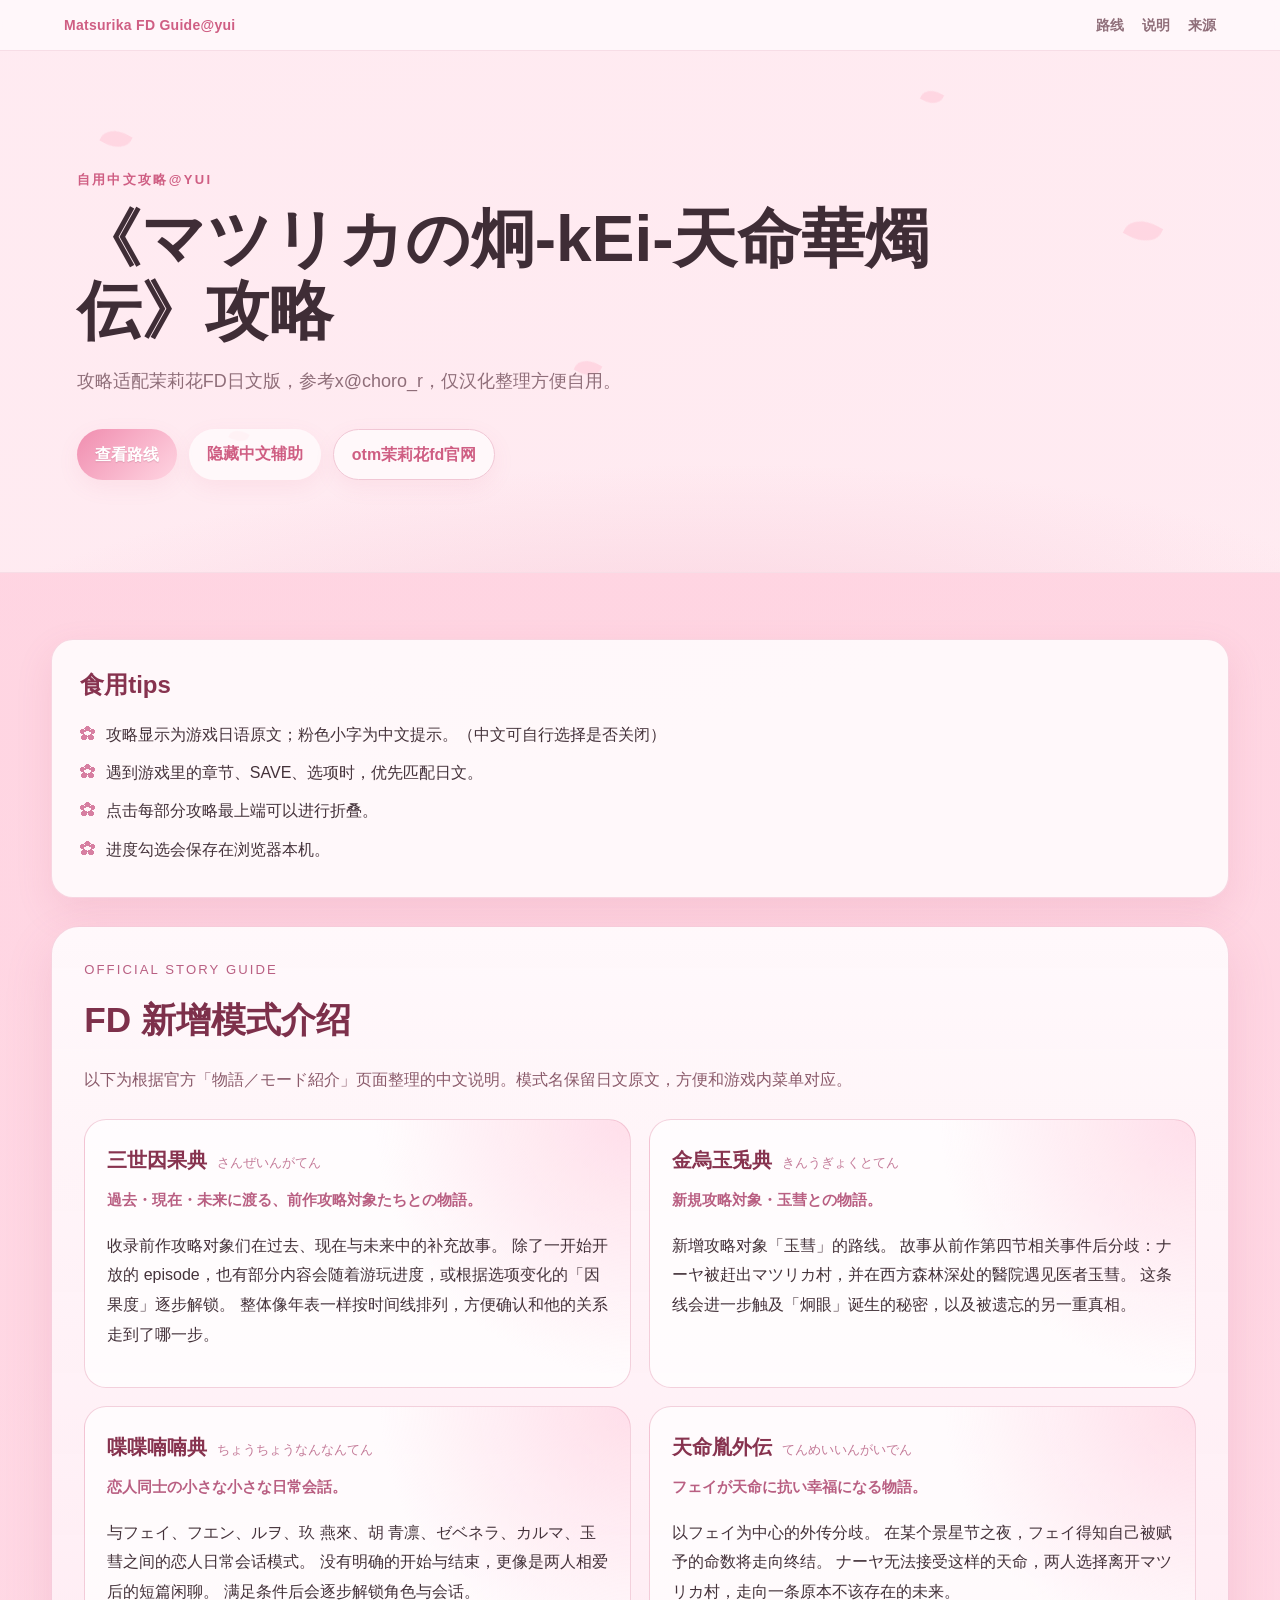
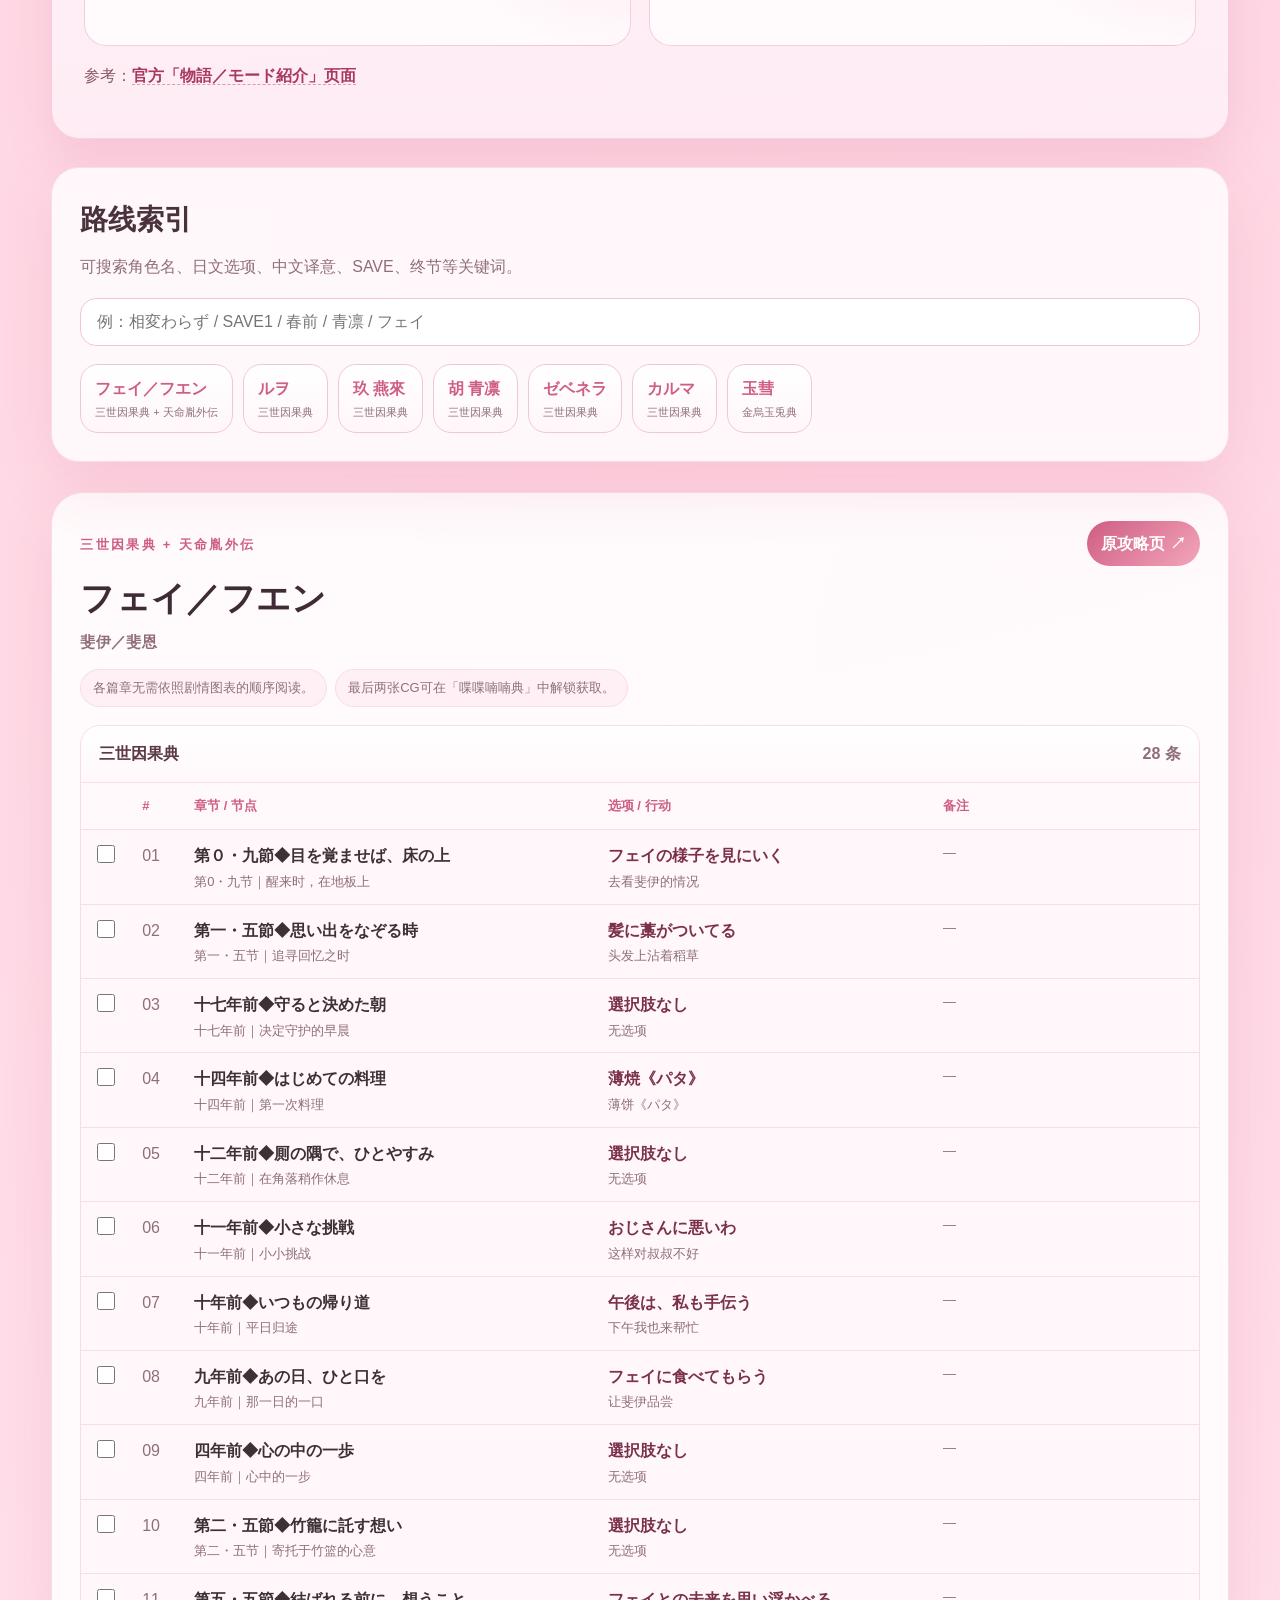
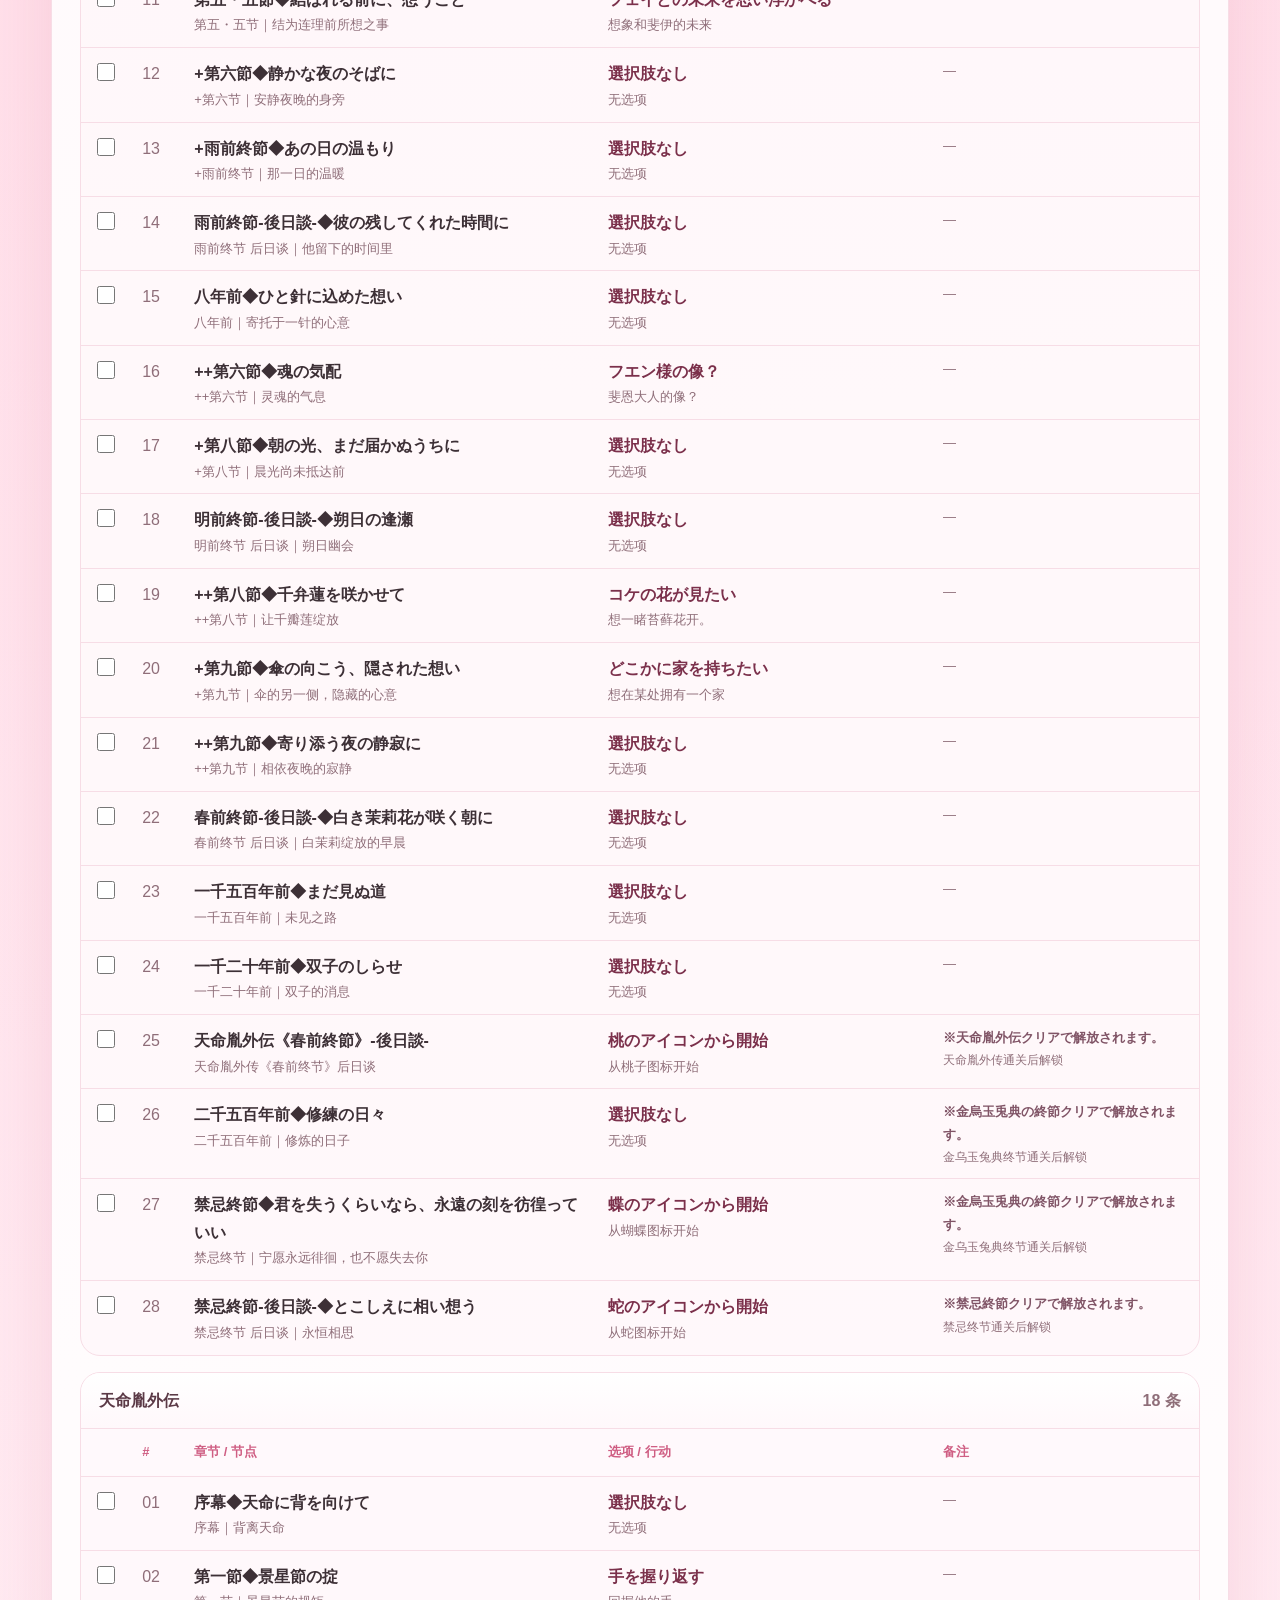
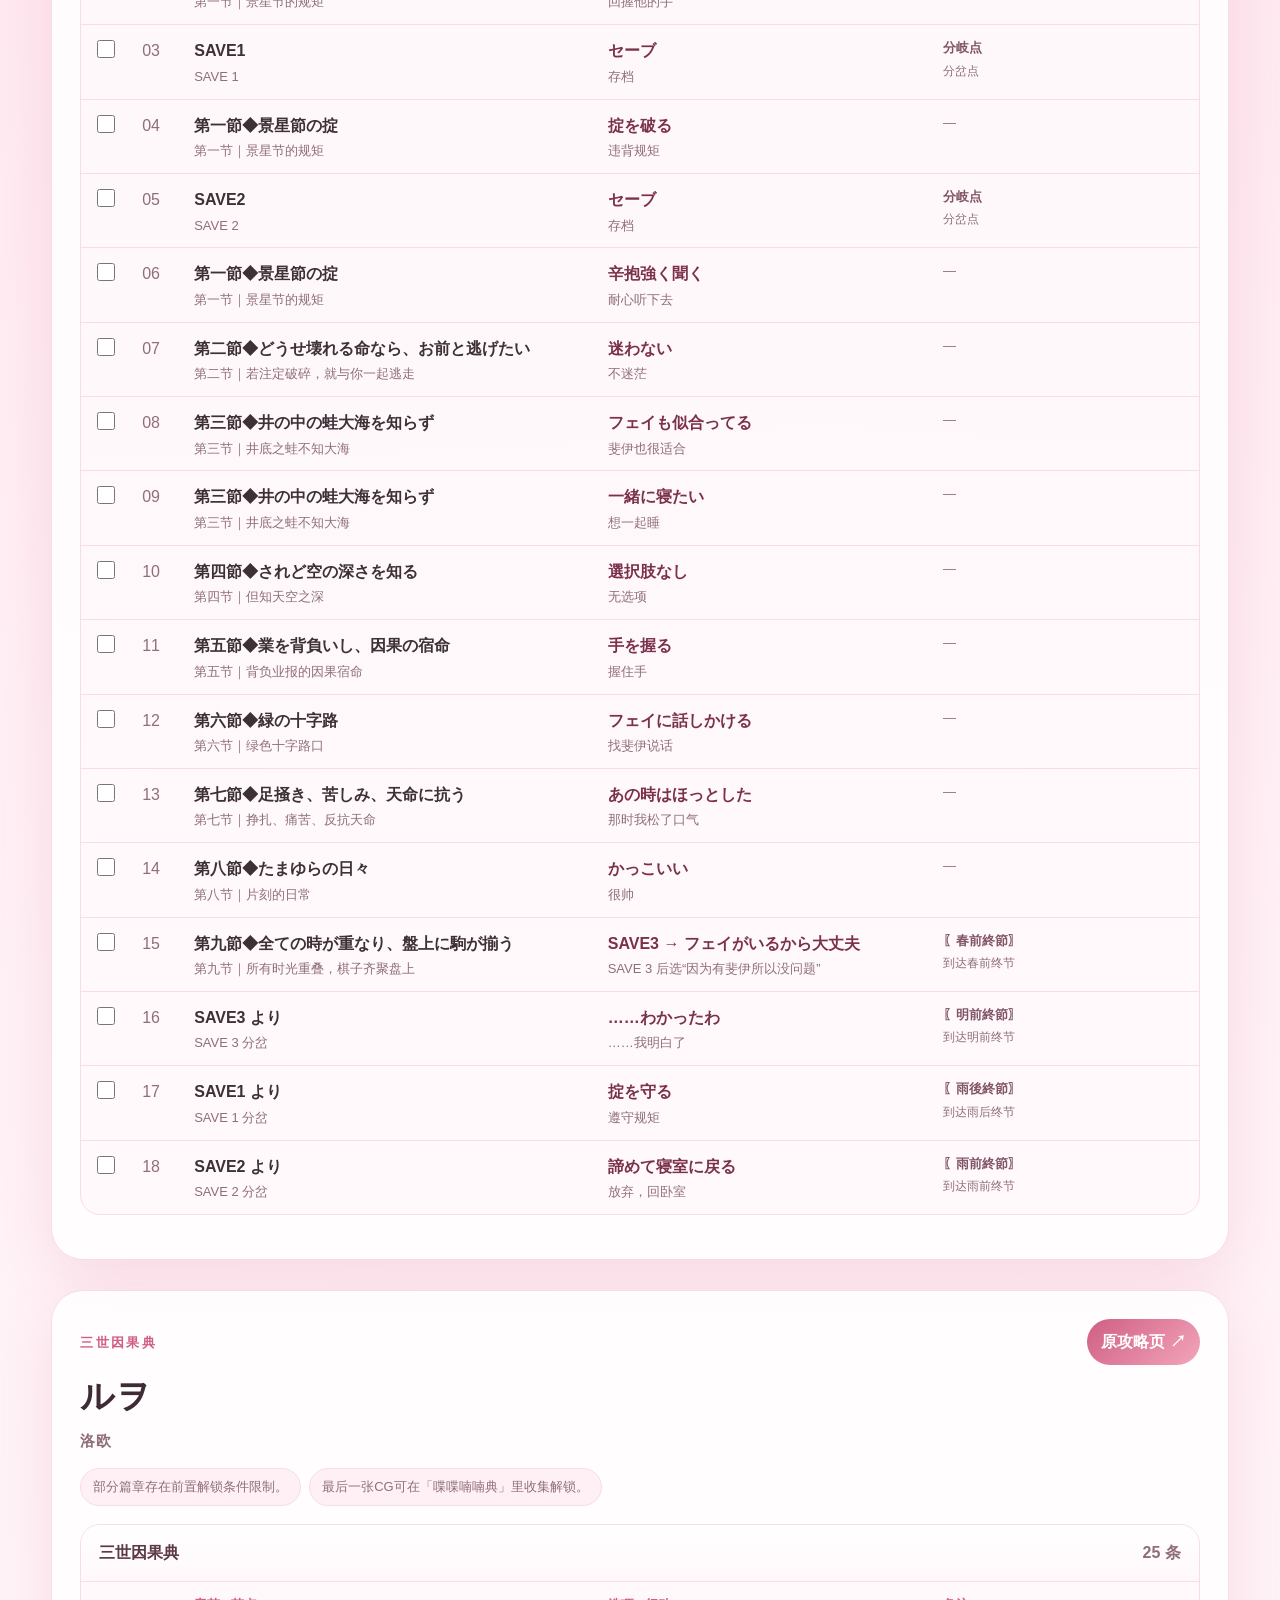
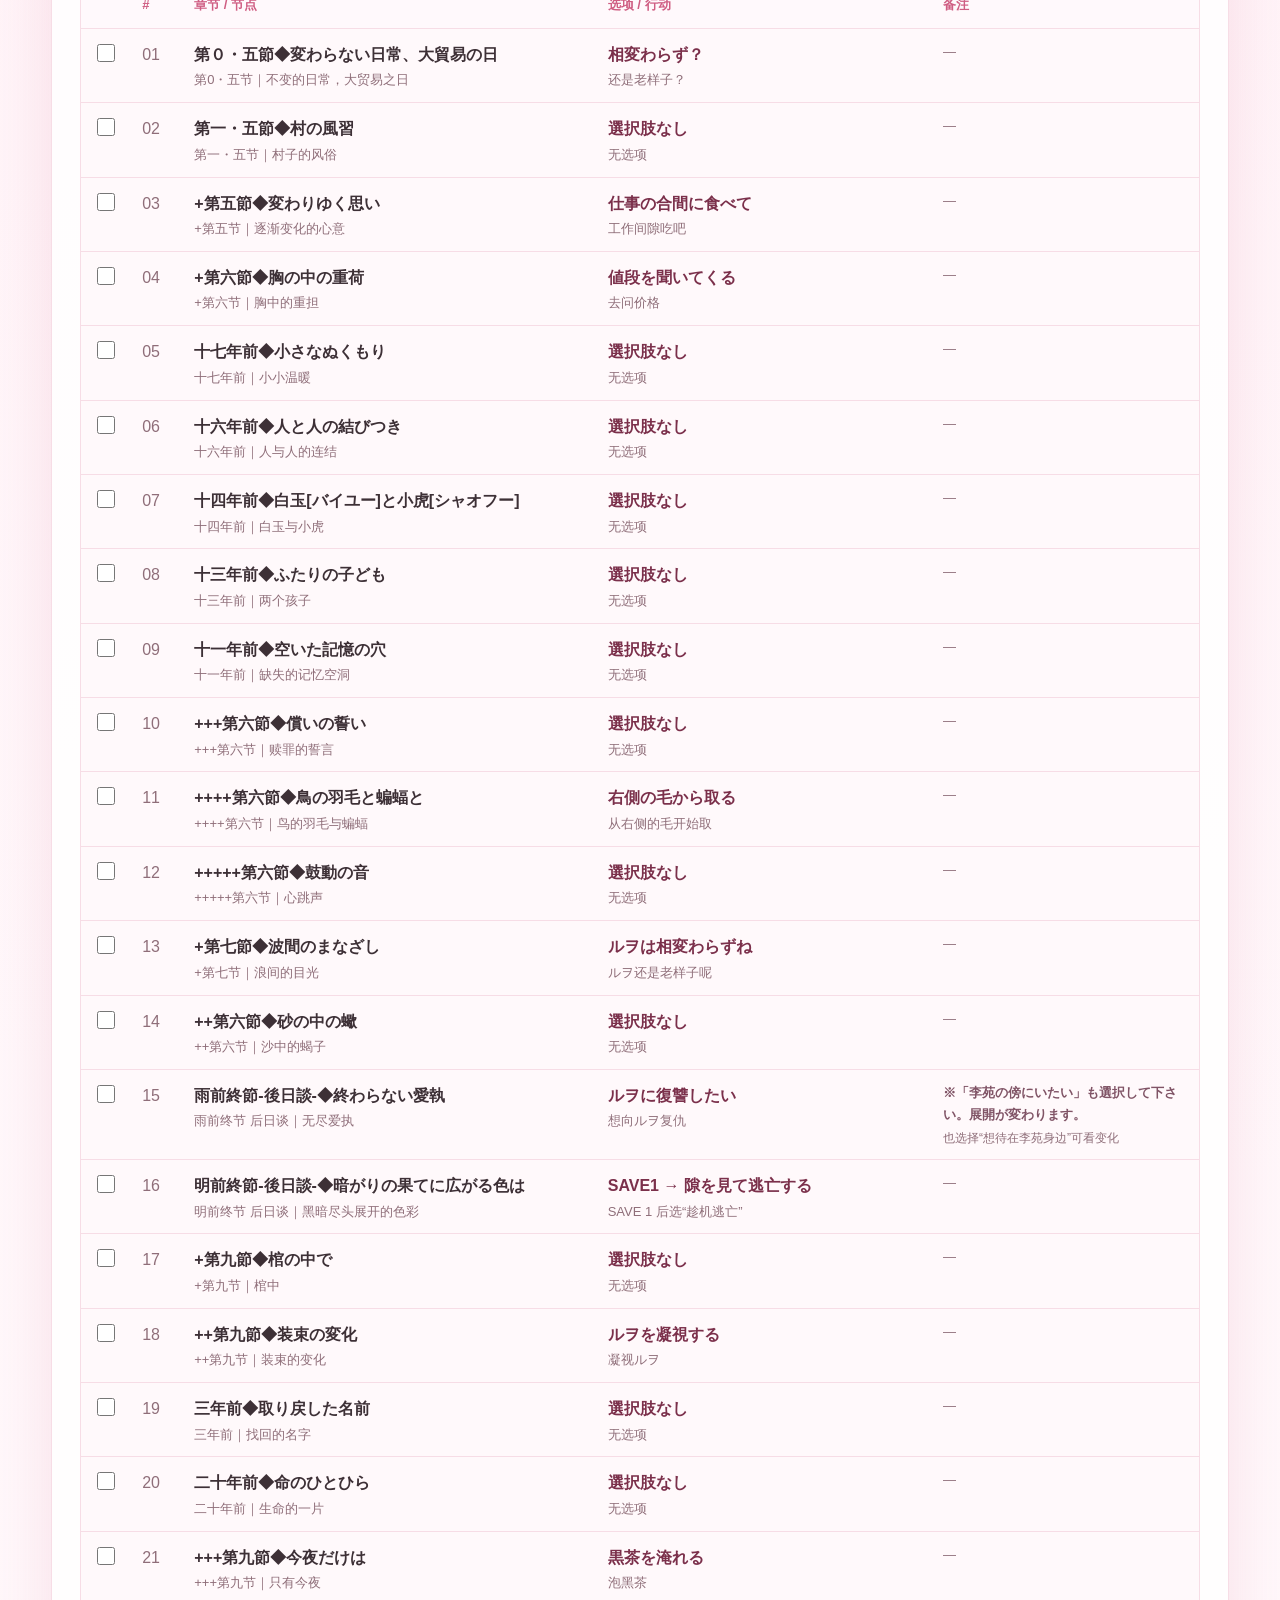
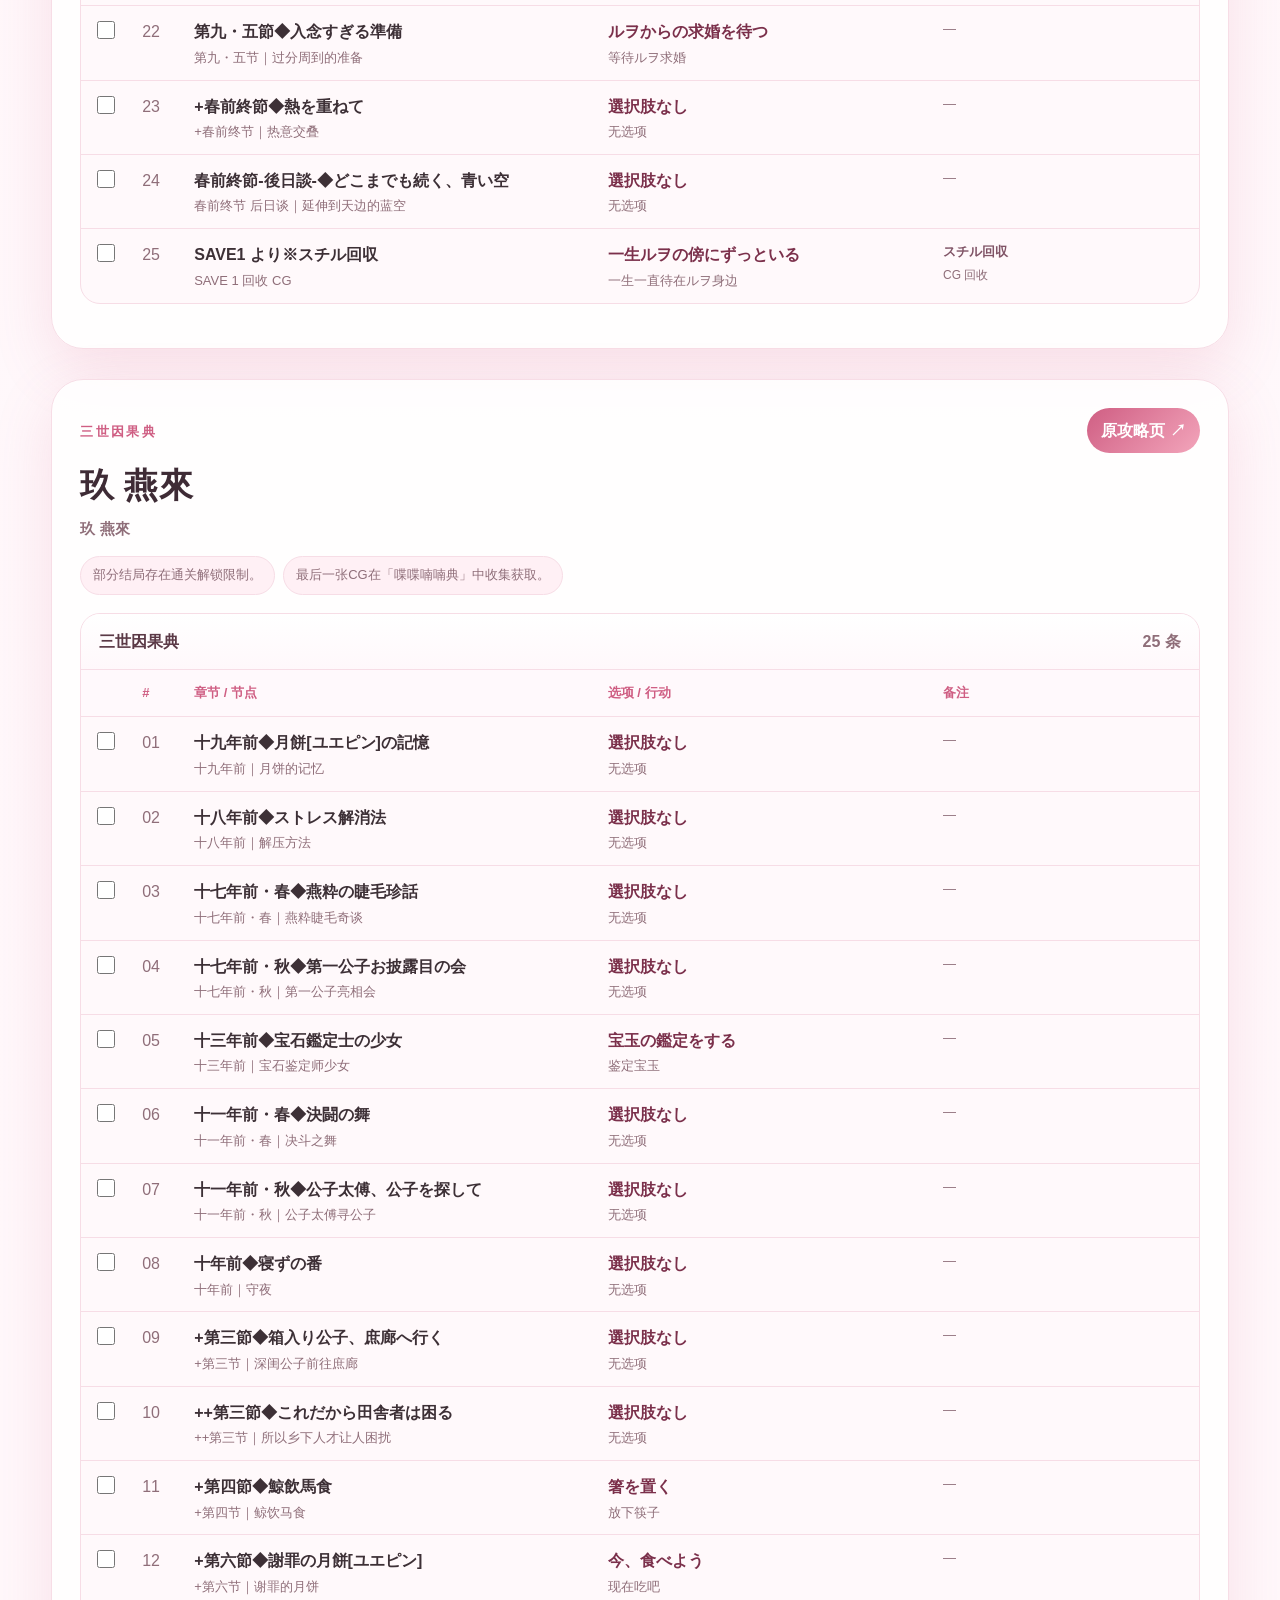
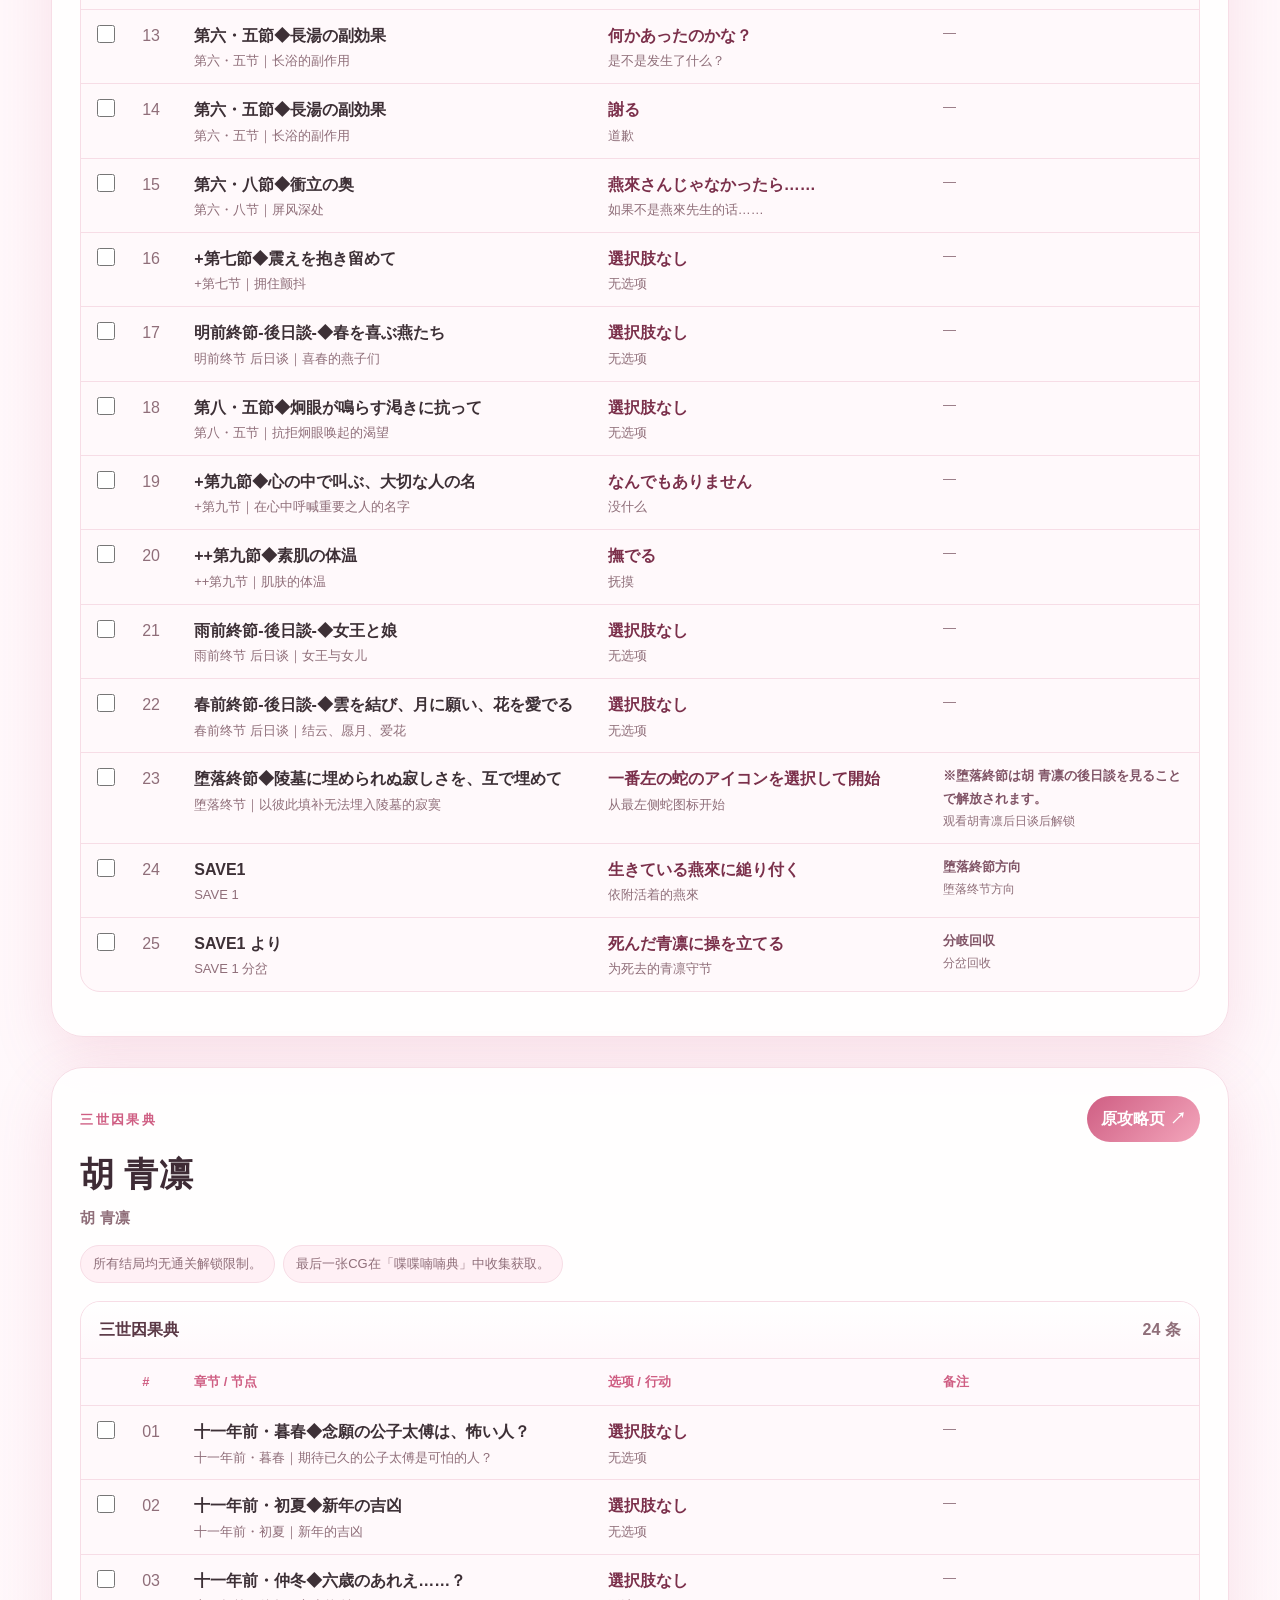
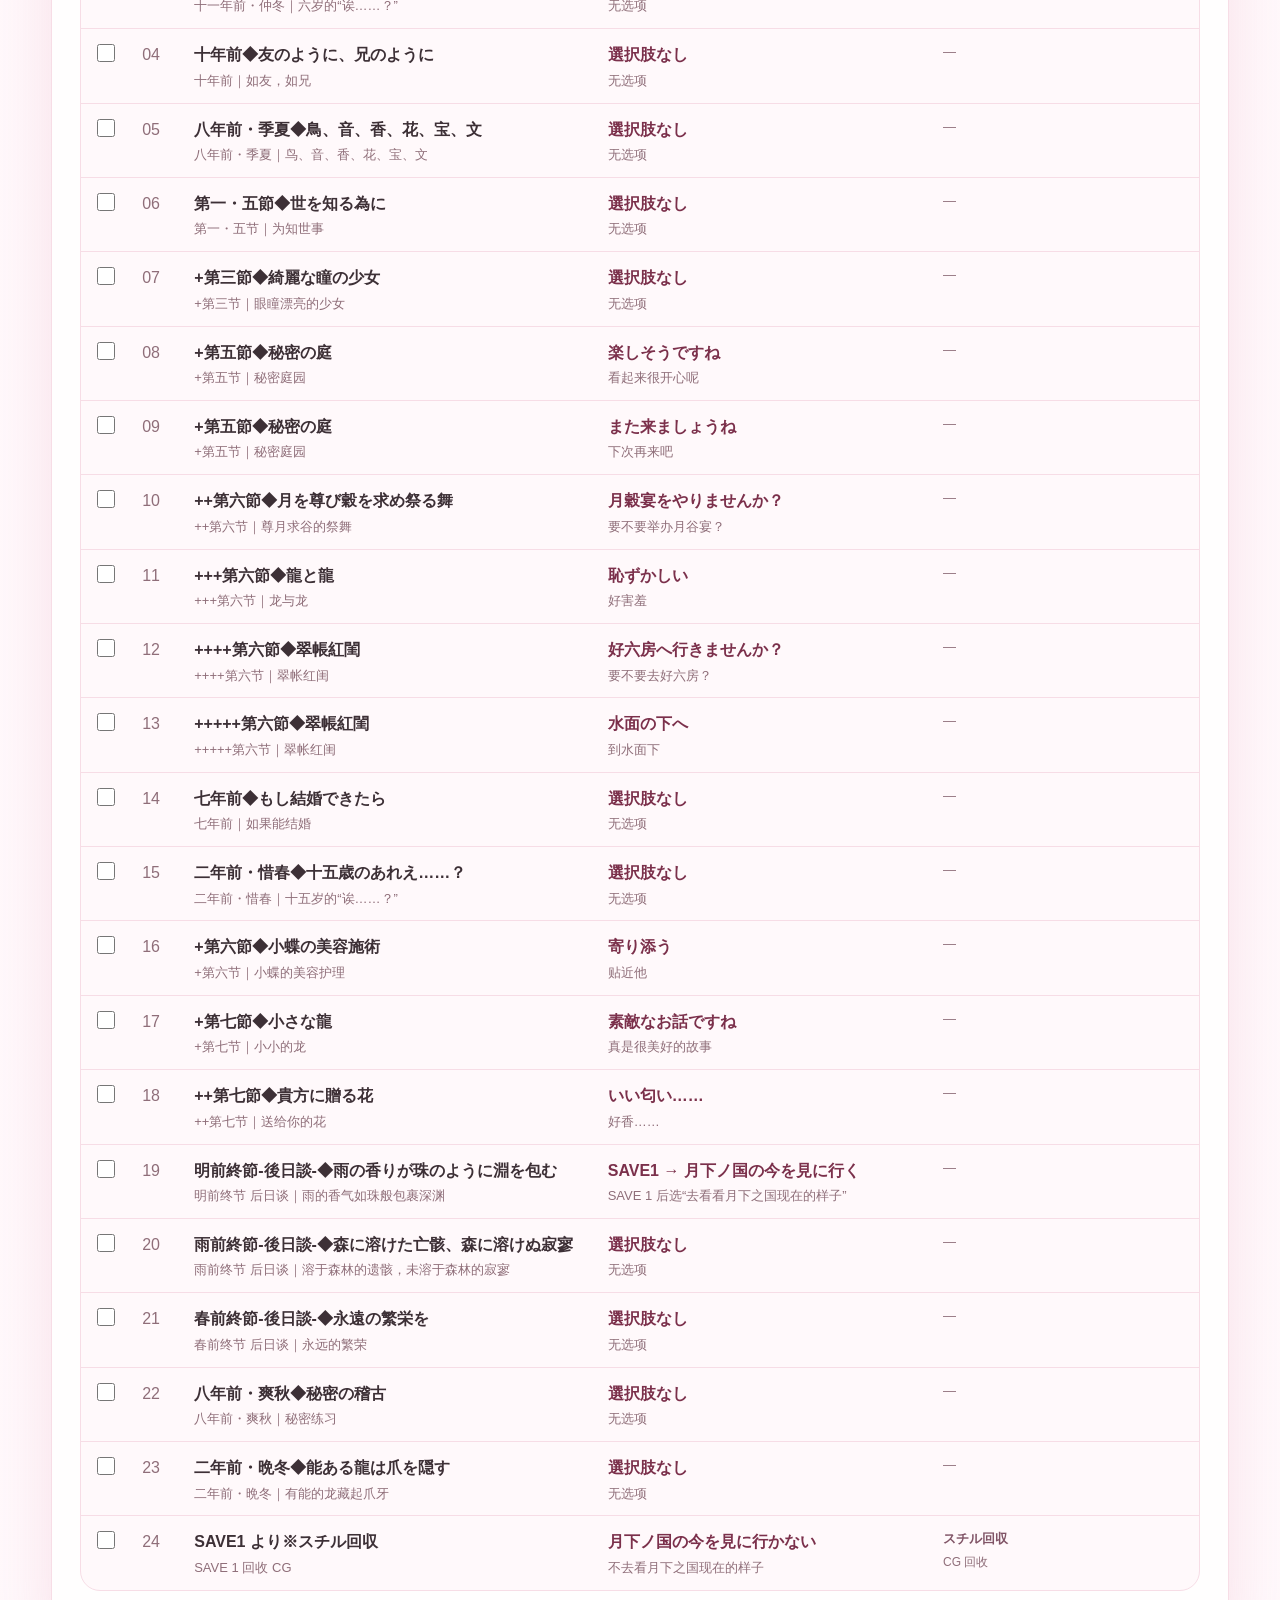
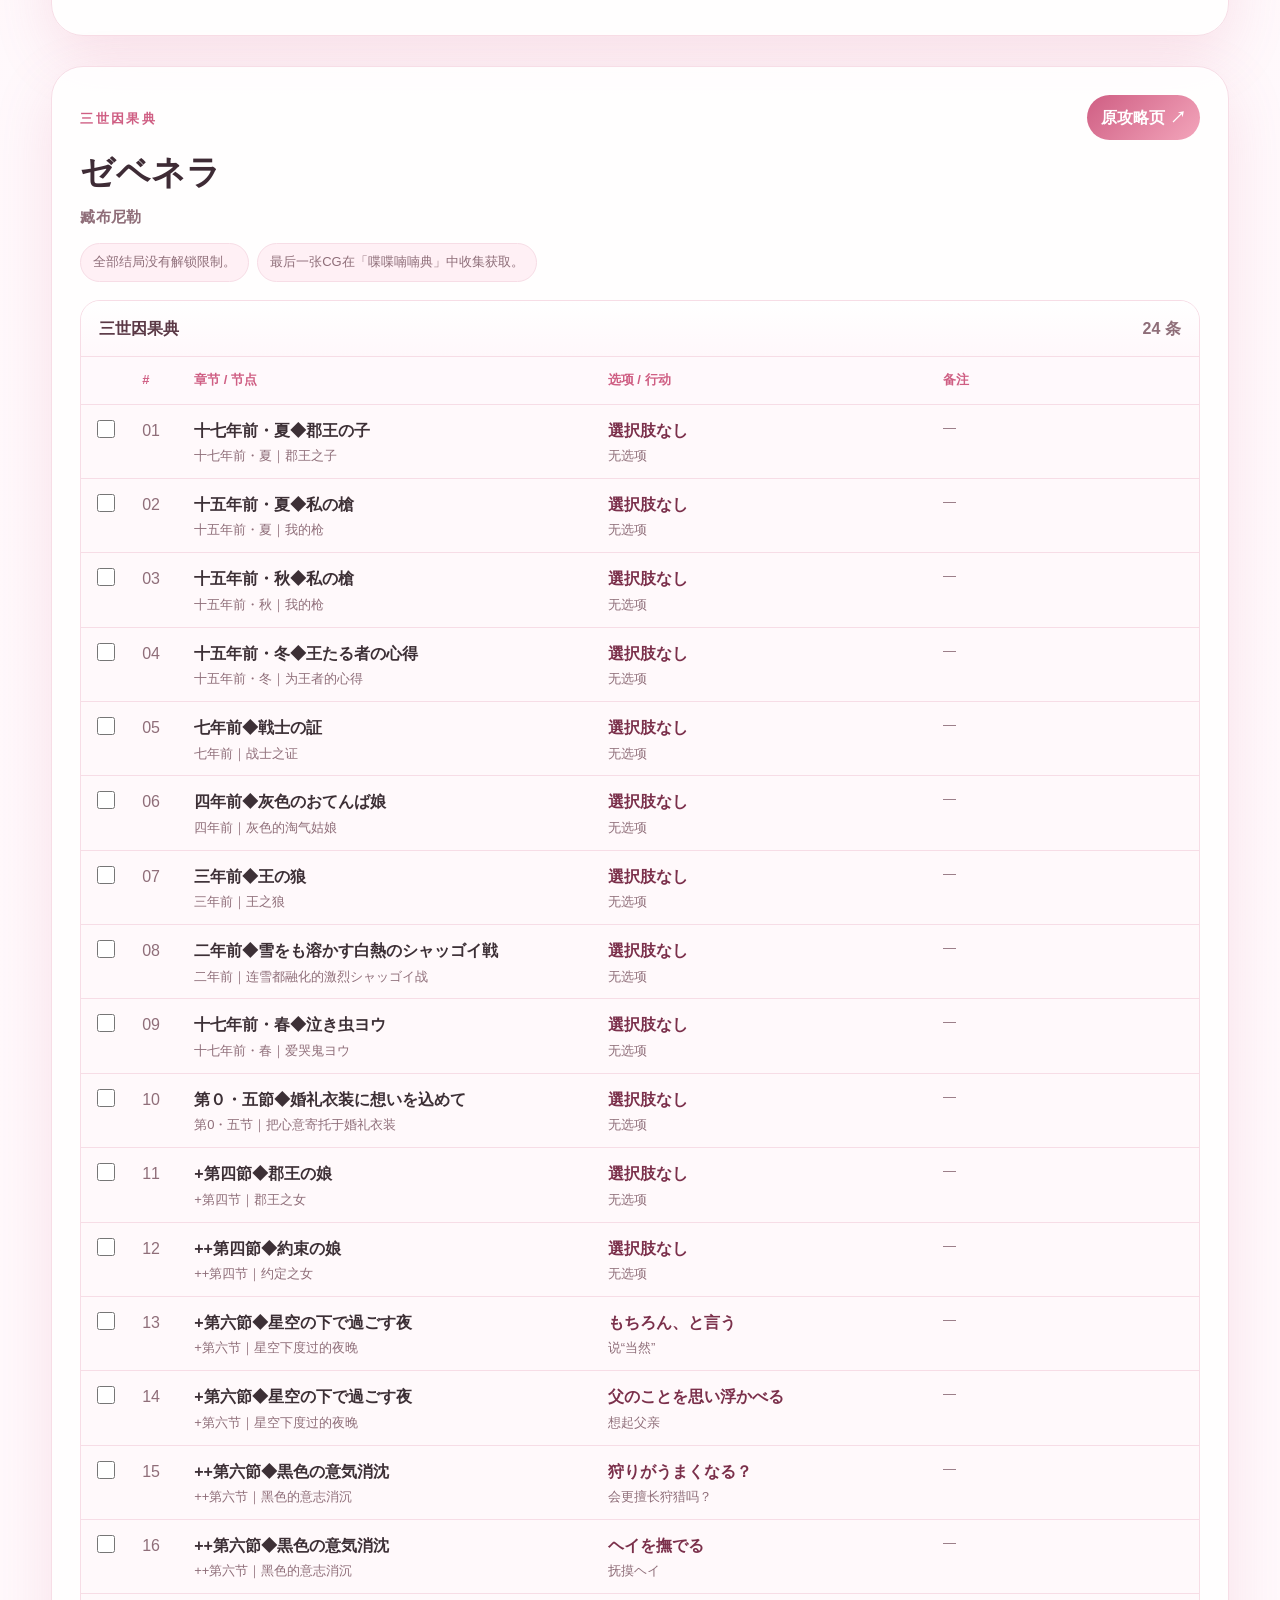
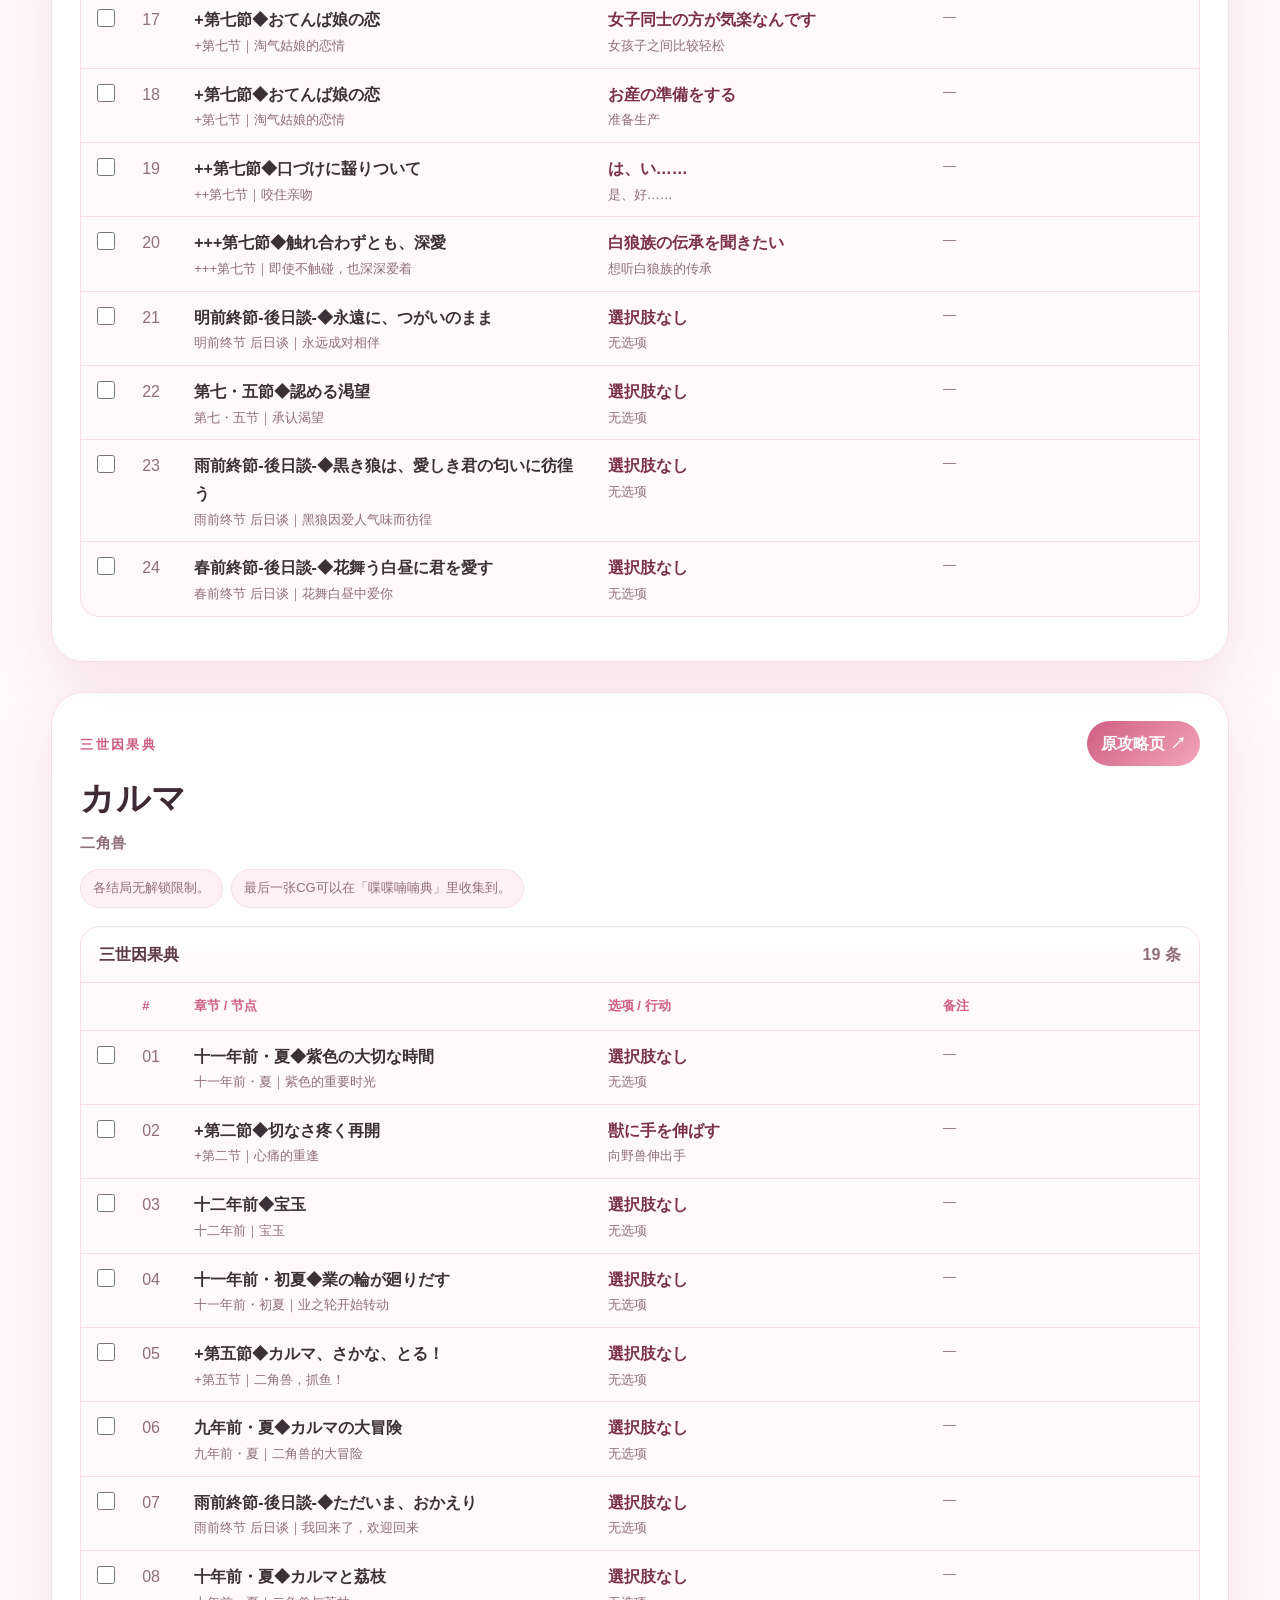
<file: index.html>
<!doctype html>
<html lang="zh-CN">
<head>
  <meta charset="utf-8">
  <meta name="viewport" content="width=device-width, initial-scale=1">
  <title>マツリカの炯-kEi- 天命華燭伝｜中文攻略</title>
  <link rel="stylesheet" href="style.css">
</head>
<body>
  <header class="hero" id="top">
    <nav class="topbar">
      <a href="#top" class="brand">Matsurika FD Guide@yui</a>
      <a href="#routes">路线</a>
      <a href="#howto">说明</a>
      <a href="#sources">来源</a>
    </nav>
    <div class="petals" aria-hidden="true"><span></span><span></span><span></span><span></span><span></span></div>
    <div class="hero-inner">
      <p class="eyebrow">自用中文攻略@yui</p>
      <h1>《マツリカの炯-kEi-天命華燭伝》攻略</h1>
      <p class="lead">攻略适配茉莉花FD日文版，参考x@choro_r，仅汉化整理方便自用。</p>
      <div class="hero-actions">
        <a class="button primary" href="#routes">查看路线</a>
        <button id="toggle-cn" class="button toolbar-btn" type="button">隐藏中文辅助</button>
        <a class="button" href="https://www.otomate.jp/mk/fd/" target="_blank" rel="noopener">otm茉莉花fd官网</a>
      </div>
    </div>
  </header>

  <main>
    <section class="usage-card">
      <h2>食用tips</h2>

      <ul class="usage-list sakura-list">
        <li>攻略显示为游戏日语原文；粉色小字为中文提示。（中文可自行选择是否关闭）</li>
        <li>遇到游戏里的章节、SAVE、选项时，优先匹配日文。</li>
        <li>点击每部分攻略最上端可以进行折叠。</li>
        <li>进度勾选会保存在浏览器本机。</li>
      </ul>
    </section>

    <section class="mode-section" id="fd-modes">
      <div class="section-kicker">Official Story Guide</div>
      <h2>FD 新增模式介绍</h2>
      <p class="section-note">
        以下为根据官方「物語／モード紹介」页面整理的中文说明。模式名保留日文原文，方便和游戏内菜单对应。
      </p>

      <div class="mode-grid">
        <article class="mode-card">
          <h3>三世因果典 <span>さんぜいんがてん</span></h3>
          <p class="jp-label">過去・現在・未来に渡る、前作攻略対象たちとの物語。</p>
          <p>
            收录前作攻略对象们在过去、现在与未来中的补充故事。
            除了一开始开放的 episode，也有部分内容会随着游玩进度，或根据选项变化的「因果度」逐步解锁。
            整体像年表一样按时间线排列，方便确认和他的关系走到了哪一步。
          </p>
        </article>

        <article class="mode-card">
          <h3>金烏玉兎典 <span>きんうぎょくとてん</span></h3>
          <p class="jp-label">新規攻略対象・玉彗との物語。</p>
          <p>
            新增攻略对象「玉彗」的路线。
            故事从前作第四节相关事件后分歧：ナーヤ被赶出マツリカ村，并在西方森林深处的醫院遇见医者玉彗。
            这条线会进一步触及「炯眼」诞生的秘密，以及被遗忘的另一重真相。
          </p>
        </article>

        <article class="mode-card">
          <h3>喋喋喃喃典 <span>ちょうちょうなんなんてん</span></h3>
          <p class="jp-label">恋人同士の小さな小さな日常会話。</p>
          <p>
            与フェイ、フエン、ルヲ、玖 燕來、胡 青凛、ゼベネラ、カルマ、玉彗之间的恋人日常会话模式。
            没有明确的开始与结束，更像是两人相爱后的短篇闲聊。
            满足条件后会逐步解锁角色与会话。
          </p>
        </article>

        <article class="mode-card">
          <h3>天命胤外伝 <span>てんめいいんがいでん</span></h3>
          <p class="jp-label">フェイが天命に抗い幸福になる物語。</p>
          <p>
            以フェイ为中心的外传分歧。
            在某个景星节之夜，フェイ得知自己被赋予的命数将走向终结。
            ナーヤ无法接受这样的天命，两人选择离开マツリカ村，走向一条原本不该存在的未来。
          </p>
        </article>
      </div>

      <p class="source-note">
        参考：<a href="https://www.otomate.jp/mk/fd/story/?page=1" target="_blank" rel="noopener">官方「物語／モード紹介」页面</a>
      </p>
    </section>

    <section class="filter" id="routes">
      <div>
        <h2>路线索引</h2>
        <p>可搜索角色名、日文选项、中文译意、SAVE、终节等关键词。</p>
      </div>
      <input id="search" type="search" placeholder="例：相変わらず / SAVE1 / 春前 / 青凛 / フェイ">
      <div class="pills"><a class="pill" href="#fey"><span>フェイ／フエン</span><small>三世因果典 + 天命胤外伝</small></a><a class="pill" href="#ruwo"><span>ルヲ</span><small>三世因果典</small></a><a class="pill" href="#enrai"><span>玖 燕來</span><small>三世因果典</small></a><a class="pill" href="#seirin"><span>胡 青凛</span><small>三世因果典</small></a><a class="pill" href="#zebenera"><span>ゼベネラ</span><small>三世因果典</small></a><a class="pill" href="#karma"><span>カルマ</span><small>三世因果典</small></a><a class="pill" href="#gyokusui"><span>玉彗</span><small>金烏玉兎典</small></a></div>
    </section>
    
    <section class="route" id="fey">
      <div class="route-head">
        <div>
          <p class="eyebrow">三世因果典 + 天命胤外伝</p>
          <h2>フェイ／フエン<span>斐伊／斐恩</span></h2>
        </div>
        <a class="source" href="https://choro-game.com/e/matsurika-fd-guide-fey" target="_blank" rel="noopener">原攻略页 ↗</a>
      </div>
      <ul class="route-notes"><li>各篇章无需依照剧情图表的顺序阅读。</li><li>最后两张CG可在「喋喋喃喃典」中解锁获取。</li></ul>
      
        <details open class="group">
          <summary><span>三世因果典</span><em>28 条</em></summary>
          <div class="table-wrap">
            <table>
              <thead><tr><th></th><th>#</th><th>章节 / 节点</th><th>选项 / 行动</th><th>备注</th></tr></thead>
              <tbody>
              <tr data-text="フェイ／フエン 斐伊／斐恩 三世因果典 第０・九節◆目を覚ませば、床の上 第0・九节｜醒来时，在地板上 フェイの様子を見にいく 去看斐伊的情况  ">
                <td class="done"><input type="checkbox" data-key="fey-三世因果典-1" aria-label="完成"></td>
                <td class="stepno">01</td>
                <td class="chapter"><span class="jp chapter-jp">第０・九節◆目を覚ませば、床の上</span><span class="cn">第0・九节｜醒来时，在地板上</span></td>
                <td class="choice"><span class="jp choice-jp">フェイの様子を見にいく</span><span class="cn">去看斐伊的情况</span></td>
                <td class="note"><span class="muted">—</span></td>
              </tr>
              <tr data-text="フェイ／フエン 斐伊／斐恩 三世因果典 第一・五節◆思い出をなぞる時 第一・五节｜追寻回忆之时 髪に藁がついてる 头发上沾着稻草  ">
                <td class="done"><input type="checkbox" data-key="fey-三世因果典-2" aria-label="完成"></td>
                <td class="stepno">02</td>
                <td class="chapter"><span class="jp chapter-jp">第一・五節◆思い出をなぞる時</span><span class="cn">第一・五节｜追寻回忆之时</span></td>
                <td class="choice"><span class="jp choice-jp">髪に藁がついてる</span><span class="cn">头发上沾着稻草</span></td>
                <td class="note"><span class="muted">—</span></td>
              </tr>
              <tr data-text="フェイ／フエン 斐伊／斐恩 三世因果典 十七年前◆守ると決めた朝 十七年前｜决定守护的早晨 選択肢なし 无选项  ">
                <td class="done"><input type="checkbox" data-key="fey-三世因果典-3" aria-label="完成"></td>
                <td class="stepno">03</td>
                <td class="chapter"><span class="jp chapter-jp">十七年前◆守ると決めた朝</span><span class="cn">十七年前｜决定守护的早晨</span></td>
                <td class="choice"><span class="jp choice-jp">選択肢なし</span><span class="cn">无选项</span></td>
                <td class="note"><span class="muted">—</span></td>
              </tr>
              <tr data-text="フェイ／フエン 斐伊／斐恩 三世因果典 十四年前◆はじめての料理 十四年前｜第一次料理 薄焼《パタ》 薄饼《パタ》  ">
                <td class="done"><input type="checkbox" data-key="fey-三世因果典-4" aria-label="完成"></td>
                <td class="stepno">04</td>
                <td class="chapter"><span class="jp chapter-jp">十四年前◆はじめての料理</span><span class="cn">十四年前｜第一次料理</span></td>
                <td class="choice"><span class="jp choice-jp">薄焼《パタ》</span><span class="cn">薄饼《パタ》</span></td>
                <td class="note"><span class="muted">—</span></td>
              </tr>
              <tr data-text="フェイ／フエン 斐伊／斐恩 三世因果典 十二年前◆厠の隅で、ひとやすみ 十二年前｜在角落稍作休息 選択肢なし 无选项  ">
                <td class="done"><input type="checkbox" data-key="fey-三世因果典-5" aria-label="完成"></td>
                <td class="stepno">05</td>
                <td class="chapter"><span class="jp chapter-jp">十二年前◆厠の隅で、ひとやすみ</span><span class="cn">十二年前｜在角落稍作休息</span></td>
                <td class="choice"><span class="jp choice-jp">選択肢なし</span><span class="cn">无选项</span></td>
                <td class="note"><span class="muted">—</span></td>
              </tr>
              <tr data-text="フェイ／フエン 斐伊／斐恩 三世因果典 十一年前◆小さな挑戦 十一年前｜小小挑战 おじさんに悪いわ 这样对叔叔不好  ">
                <td class="done"><input type="checkbox" data-key="fey-三世因果典-6" aria-label="完成"></td>
                <td class="stepno">06</td>
                <td class="chapter"><span class="jp chapter-jp">十一年前◆小さな挑戦</span><span class="cn">十一年前｜小小挑战</span></td>
                <td class="choice"><span class="jp choice-jp">おじさんに悪いわ</span><span class="cn">这样对叔叔不好</span></td>
                <td class="note"><span class="muted">—</span></td>
              </tr>
              <tr data-text="フェイ／フエン 斐伊／斐恩 三世因果典 十年前◆いつもの帰り道 十年前｜平日归途 午後は、私も手伝う 下午我也来帮忙  ">
                <td class="done"><input type="checkbox" data-key="fey-三世因果典-7" aria-label="完成"></td>
                <td class="stepno">07</td>
                <td class="chapter"><span class="jp chapter-jp">十年前◆いつもの帰り道</span><span class="cn">十年前｜平日归途</span></td>
                <td class="choice"><span class="jp choice-jp">午後は、私も手伝う</span><span class="cn">下午我也来帮忙</span></td>
                <td class="note"><span class="muted">—</span></td>
              </tr>
              <tr data-text="フェイ／フエン 斐伊／斐恩 三世因果典 九年前◆あの日、ひと口を 九年前｜那一日的一口 フェイに食べてもらう 让斐伊吃  ">
                <td class="done"><input type="checkbox" data-key="fey-三世因果典-8" aria-label="完成"></td>
                <td class="stepno">08</td>
                <td class="chapter"><span class="jp chapter-jp">九年前◆あの日、ひと口を</span><span class="cn">九年前｜那一日的一口</span></td>
                <td class="choice"><span class="jp choice-jp">フェイに食べてもらう</span><span class="cn">让斐伊品尝</span></td>
                <td class="note"><span class="muted">—</span></td>
              </tr>
              <tr data-text="フェイ／フエン 斐伊／斐恩 三世因果典 四年前◆心の中の一歩 四年前｜心中的一步 選択肢なし 无选项  ">
                <td class="done"><input type="checkbox" data-key="fey-三世因果典-9" aria-label="完成"></td>
                <td class="stepno">09</td>
                <td class="chapter"><span class="jp chapter-jp">四年前◆心の中の一歩</span><span class="cn">四年前｜心中的一步</span></td>
                <td class="choice"><span class="jp choice-jp">選択肢なし</span><span class="cn">无选项</span></td>
                <td class="note"><span class="muted">—</span></td>
              </tr>
              <tr data-text="フェイ／フエン 斐伊／斐恩 三世因果典 第二・五節◆竹籠に託す想い 第二・五节｜寄托于竹篮的心意 選択肢なし 无选项  ">
                <td class="done"><input type="checkbox" data-key="fey-三世因果典-10" aria-label="完成"></td>
                <td class="stepno">10</td>
                <td class="chapter"><span class="jp chapter-jp">第二・五節◆竹籠に託す想い</span><span class="cn">第二・五节｜寄托于竹篮的心意</span></td>
                <td class="choice"><span class="jp choice-jp">選択肢なし</span><span class="cn">无选项</span></td>
                <td class="note"><span class="muted">—</span></td>
              </tr>
              <tr data-text="フェイ／フエン 斐伊／斐恩 三世因果典 第五・五節◆結ばれる前に、想うこと 第五・五节｜结为连理前所想之事 フェイとの未来を思い浮かべる 想象和斐伊的未来  ">
                <td class="done"><input type="checkbox" data-key="fey-三世因果典-11" aria-label="完成"></td>
                <td class="stepno">11</td>
                <td class="chapter"><span class="jp chapter-jp">第五・五節◆結ばれる前に、想うこと</span><span class="cn">第五・五节｜结为连理前所想之事</span></td>
                <td class="choice"><span class="jp choice-jp">フェイとの未来を思い浮かべる</span><span class="cn">想象和斐伊的未来</span></td>
                <td class="note"><span class="muted">—</span></td>
              </tr>
              <tr data-text="フェイ／フエン 斐伊／斐恩 三世因果典 +第六節◆静かな夜のそばに +第六节｜安静夜晚的身旁 選択肢なし 无选项  ">
                <td class="done"><input type="checkbox" data-key="fey-三世因果典-12" aria-label="完成"></td>
                <td class="stepno">12</td>
                <td class="chapter"><span class="jp chapter-jp">+第六節◆静かな夜のそばに</span><span class="cn">+第六节｜安静夜晚的身旁</span></td>
                <td class="choice"><span class="jp choice-jp">選択肢なし</span><span class="cn">无选项</span></td>
                <td class="note"><span class="muted">—</span></td>
              </tr>
              <tr data-text="フェイ／フエン 斐伊／斐恩 三世因果典 +雨前終節◆あの日の温もり +雨前终节｜那一日的温暖 選択肢なし 无选项  ">
                <td class="done"><input type="checkbox" data-key="fey-三世因果典-13" aria-label="完成"></td>
                <td class="stepno">13</td>
                <td class="chapter"><span class="jp chapter-jp">+雨前終節◆あの日の温もり</span><span class="cn">+雨前终节｜那一日的温暖</span></td>
                <td class="choice"><span class="jp choice-jp">選択肢なし</span><span class="cn">无选项</span></td>
                <td class="note"><span class="muted">—</span></td>
              </tr>
              <tr data-text="フェイ／フエン 斐伊／斐恩 三世因果典 雨前終節-後日談-◆彼の残してくれた時間に 雨前终节 后日谈｜他留下的时间里 選択肢なし 无选项  ">
                <td class="done"><input type="checkbox" data-key="fey-三世因果典-14" aria-label="完成"></td>
                <td class="stepno">14</td>
                <td class="chapter"><span class="jp chapter-jp">雨前終節-後日談-◆彼の残してくれた時間に</span><span class="cn">雨前终节 后日谈｜他留下的时间里</span></td>
                <td class="choice"><span class="jp choice-jp">選択肢なし</span><span class="cn">无选项</span></td>
                <td class="note"><span class="muted">—</span></td>
              </tr>
              <tr data-text="フェイ／フエン 斐伊／斐恩 三世因果典 八年前◆ひと針に込めた想い 八年前｜寄托于一针的心意 選択肢なし 无选项  ">
                <td class="done"><input type="checkbox" data-key="fey-三世因果典-15" aria-label="完成"></td>
                <td class="stepno">15</td>
                <td class="chapter"><span class="jp chapter-jp">八年前◆ひと針に込めた想い</span><span class="cn">八年前｜寄托于一针的心意</span></td>
                <td class="choice"><span class="jp choice-jp">選択肢なし</span><span class="cn">无选项</span></td>
                <td class="note"><span class="muted">—</span></td>
              </tr>
              <tr data-text="フェイ／フエン 斐伊／斐恩 三世因果典 ++第六節◆魂の気配 ++第六节｜灵魂的气息 フエン様の像？ フエン大人的像？  ">
                <td class="done"><input type="checkbox" data-key="fey-三世因果典-16" aria-label="完成"></td>
                <td class="stepno">16</td>
                <td class="chapter"><span class="jp chapter-jp">++第六節◆魂の気配</span><span class="cn">++第六节｜灵魂的气息</span></td>
                <td class="choice"><span class="jp choice-jp">フエン様の像？</span><span class="cn">斐恩大人的像？</span></td>
                <td class="note"><span class="muted">—</span></td>
              </tr>
              <tr data-text="フェイ／フエン 斐伊／斐恩 三世因果典 +第八節◆朝の光、まだ届かぬうちに +第八节｜晨光尚未抵达前 選択肢なし 无选项  ">
                <td class="done"><input type="checkbox" data-key="fey-三世因果典-17" aria-label="完成"></td>
                <td class="stepno">17</td>
                <td class="chapter"><span class="jp chapter-jp">+第八節◆朝の光、まだ届かぬうちに</span><span class="cn">+第八节｜晨光尚未抵达前</span></td>
                <td class="choice"><span class="jp choice-jp">選択肢なし</span><span class="cn">无选项</span></td>
                <td class="note"><span class="muted">—</span></td>
              </tr>
              <tr data-text="フェイ／フエン 斐伊／斐恩 三世因果典 明前終節-後日談-◆朔日の逢瀬 明前终节 后日谈｜朔日幽会 選択肢なし 无选项  ">
                <td class="done"><input type="checkbox" data-key="fey-三世因果典-18" aria-label="完成"></td>
                <td class="stepno">18</td>
                <td class="chapter"><span class="jp chapter-jp">明前終節-後日談-◆朔日の逢瀬</span><span class="cn">明前终节 后日谈｜朔日幽会</span></td>
                <td class="choice"><span class="jp choice-jp">選択肢なし</span><span class="cn">无选项</span></td>
                <td class="note"><span class="muted">—</span></td>
              </tr>
              <tr data-text="フェイ／フエン 斐伊／斐恩 三世因果典 ++第八節◆千弁蓮を咲かせて ++第八节｜让千瓣莲绽放 コケの花が見たい 想看苔藓之花  ">
                <td class="done"><input type="checkbox" data-key="fey-三世因果典-19" aria-label="完成"></td>
                <td class="stepno">19</td>
                <td class="chapter"><span class="jp chapter-jp">++第八節◆千弁蓮を咲かせて</span><span class="cn">++第八节｜让千瓣莲绽放</span></td>
                <td class="choice"><span class="jp choice-jp">コケの花が見たい</span><span class="cn">想一睹苔藓花开。</span></td>
                <td class="note"><span class="muted">—</span></td>
              </tr>
              <tr data-text="フェイ／フエン 斐伊／斐恩 三世因果典 +第九節◆傘の向こう、隠された想い +第九节｜伞的另一侧，隐藏的心意 どこかに家を持ちたい 想在某处拥有一个家  ">
                <td class="done"><input type="checkbox" data-key="fey-三世因果典-20" aria-label="完成"></td>
                <td class="stepno">20</td>
                <td class="chapter"><span class="jp chapter-jp">+第九節◆傘の向こう、隠された想い</span><span class="cn">+第九节｜伞的另一侧，隐藏的心意</span></td>
                <td class="choice"><span class="jp choice-jp">どこかに家を持ちたい</span><span class="cn">想在某处拥有一个家</span></td>
                <td class="note"><span class="muted">—</span></td>
              </tr>
              <tr data-text="フェイ／フエン 斐伊／斐恩 三世因果典 ++第九節◆寄り添う夜の静寂に ++第九节｜相依夜晚的寂静 選択肢なし 无选项  ">
                <td class="done"><input type="checkbox" data-key="fey-三世因果典-21" aria-label="完成"></td>
                <td class="stepno">21</td>
                <td class="chapter"><span class="jp chapter-jp">++第九節◆寄り添う夜の静寂に</span><span class="cn">++第九节｜相依夜晚的寂静</span></td>
                <td class="choice"><span class="jp choice-jp">選択肢なし</span><span class="cn">无选项</span></td>
                <td class="note"><span class="muted">—</span></td>
              </tr>
              <tr data-text="フェイ／フエン 斐伊／斐恩 三世因果典 春前終節-後日談-◆白き茉莉花が咲く朝に 春前终节 后日谈｜白茉莉绽放的早晨 選択肢なし 无选项  ">
                <td class="done"><input type="checkbox" data-key="fey-三世因果典-22" aria-label="完成"></td>
                <td class="stepno">22</td>
                <td class="chapter"><span class="jp chapter-jp">春前終節-後日談-◆白き茉莉花が咲く朝に</span><span class="cn">春前终节 后日谈｜白茉莉绽放的早晨</span></td>
                <td class="choice"><span class="jp choice-jp">選択肢なし</span><span class="cn">无选项</span></td>
                <td class="note"><span class="muted">—</span></td>
              </tr>
              <tr data-text="フェイ／フエン 斐伊／斐恩 三世因果典 一千五百年前◆まだ見ぬ道 一千五百年前｜未见之路 選択肢なし 无选项  ">
                <td class="done"><input type="checkbox" data-key="fey-三世因果典-23" aria-label="完成"></td>
                <td class="stepno">23</td>
                <td class="chapter"><span class="jp chapter-jp">一千五百年前◆まだ見ぬ道</span><span class="cn">一千五百年前｜未见之路</span></td>
                <td class="choice"><span class="jp choice-jp">選択肢なし</span><span class="cn">无选项</span></td>
                <td class="note"><span class="muted">—</span></td>
              </tr>
              <tr data-text="フェイ／フエン 斐伊／斐恩 三世因果典 一千二十年前◆双子のしらせ 一千二十年前｜双子的消息 選択肢なし 无选项  ">
                <td class="done"><input type="checkbox" data-key="fey-三世因果典-24" aria-label="完成"></td>
                <td class="stepno">24</td>
                <td class="chapter"><span class="jp chapter-jp">一千二十年前◆双子のしらせ</span><span class="cn">一千二十年前｜双子的消息</span></td>
                <td class="choice"><span class="jp choice-jp">選択肢なし</span><span class="cn">无选项</span></td>
                <td class="note"><span class="muted">—</span></td>
              </tr>
              <tr data-text="フェイ／フエン 斐伊／斐恩 三世因果典 天命胤外伝《春前終節》-後日談- 天命胤外传《春前终节》后日谈 桃のアイコンから開始 从桃子图标开始 ※天命胤外伝クリアで解放されます。 天命胤外传通关后解锁">
                <td class="done"><input type="checkbox" data-key="fey-三世因果典-25" aria-label="完成"></td>
                <td class="stepno">25</td>
                <td class="chapter"><span class="jp chapter-jp">天命胤外伝《春前終節》-後日談-</span><span class="cn">天命胤外传《春前终节》后日谈</span></td>
                <td class="choice"><span class="jp choice-jp">桃のアイコンから開始</span><span class="cn">从桃子图标开始</span></td>
                <td class="note"><span class="jp note-jp">※天命胤外伝クリアで解放されます。</span><span class="cn note-cn">天命胤外传通关后解锁</span></td>
              </tr>
              <tr data-text="フェイ／フエン 斐伊／斐恩 三世因果典 二千五百年前◆修練の日々 二千五百年前｜修炼的日子 選択肢なし 无选项 ※金烏玉兎典の終節クリアで解放されます。 金乌玉兔典终节通关后解锁">
                <td class="done"><input type="checkbox" data-key="fey-三世因果典-26" aria-label="完成"></td>
                <td class="stepno">26</td>
                <td class="chapter"><span class="jp chapter-jp">二千五百年前◆修練の日々</span><span class="cn">二千五百年前｜修炼的日子</span></td>
                <td class="choice"><span class="jp choice-jp">選択肢なし</span><span class="cn">无选项</span></td>
                <td class="note"><span class="jp note-jp">※金烏玉兎典の終節クリアで解放されます。</span><span class="cn note-cn">金乌玉兔典终节通关后解锁</span></td>
              </tr>
              <tr data-text="フェイ／フエン 斐伊／斐恩 三世因果典 禁忌終節◆君を失うくらいなら、永遠の刻を彷徨っていい 禁忌终节｜宁愿永远徘徊，也不愿失去你 蝶のアイコンから開始 从蝴蝶图标开始 ※金烏玉兎典の終節クリアで解放されます。 金乌玉兔典终节通关后解锁">
                <td class="done"><input type="checkbox" data-key="fey-三世因果典-27" aria-label="完成"></td>
                <td class="stepno">27</td>
                <td class="chapter"><span class="jp chapter-jp">禁忌終節◆君を失うくらいなら、永遠の刻を彷徨っていい</span><span class="cn">禁忌终节｜宁愿永远徘徊，也不愿失去你</span></td>
                <td class="choice"><span class="jp choice-jp">蝶のアイコンから開始</span><span class="cn">从蝴蝶图标开始</span></td>
                <td class="note"><span class="jp note-jp">※金烏玉兎典の終節クリアで解放されます。</span><span class="cn note-cn">金乌玉兔典终节通关后解锁</span></td>
              </tr>
              <tr data-text="フェイ／フエン 斐伊／斐恩 三世因果典 禁忌終節-後日談-◆とこしえに相い想う 禁忌终节 后日谈｜永恒相思 蛇のアイコンから開始 从蛇图标开始 ※禁忌終節クリアで解放されます。 禁忌终节通关后解锁">
                <td class="done"><input type="checkbox" data-key="fey-三世因果典-28" aria-label="完成"></td>
                <td class="stepno">28</td>
                <td class="chapter"><span class="jp chapter-jp">禁忌終節-後日談-◆とこしえに相い想う</span><span class="cn">禁忌终节 后日谈｜永恒相思</span></td>
                <td class="choice"><span class="jp choice-jp">蛇のアイコンから開始</span><span class="cn">从蛇图标开始</span></td>
                <td class="note"><span class="jp note-jp">※禁忌終節クリアで解放されます。</span><span class="cn note-cn">禁忌终节通关后解锁</span></td>
              </tr>
              </tbody>
            </table>
          </div>
        </details>
        <details open class="group">
          <summary><span>天命胤外伝</span><em>18 条</em></summary>
          <div class="table-wrap">
            <table>
              <thead><tr><th></th><th>#</th><th>章节 / 节点</th><th>选项 / 行动</th><th>备注</th></tr></thead>
              <tbody>
              <tr data-text="フェイ／フエン 斐伊／斐恩 天命胤外伝 序幕◆天命に背を向けて 序幕｜背离天命 選択肢なし 无选项  ">
                <td class="done"><input type="checkbox" data-key="fey-天命胤外伝-1" aria-label="完成"></td>
                <td class="stepno">01</td>
                <td class="chapter"><span class="jp chapter-jp">序幕◆天命に背を向けて</span><span class="cn">序幕｜背离天命</span></td>
                <td class="choice"><span class="jp choice-jp">選択肢なし</span><span class="cn">无选项</span></td>
                <td class="note"><span class="muted">—</span></td>
              </tr>
              <tr data-text="フェイ／フエン 斐伊／斐恩 天命胤外伝 第一節◆景星節の掟 第一节｜景星节的规矩 手を握り返す 回握他的手  ">
                <td class="done"><input type="checkbox" data-key="fey-天命胤外伝-2" aria-label="完成"></td>
                <td class="stepno">02</td>
                <td class="chapter"><span class="jp chapter-jp">第一節◆景星節の掟</span><span class="cn">第一节｜景星节的规矩</span></td>
                <td class="choice"><span class="jp choice-jp">手を握り返す</span><span class="cn">回握他的手</span></td>
                <td class="note"><span class="muted">—</span></td>
              </tr>
              <tr data-text="フェイ／フエン 斐伊／斐恩 天命胤外伝 save1 save 1 セーブ 存档 分岐点 分岔点">
                <td class="done"><input type="checkbox" data-key="fey-天命胤外伝-3" aria-label="完成"></td>
                <td class="stepno">03</td>
                <td class="chapter"><span class="jp chapter-jp">SAVE1</span><span class="cn">SAVE 1</span></td>
                <td class="choice"><span class="jp choice-jp">セーブ</span><span class="cn">存档</span></td>
                <td class="note"><span class="jp note-jp">分岐点</span><span class="cn note-cn">分岔点</span></td>
              </tr>
              <tr data-text="フェイ／フエン 斐伊／斐恩 天命胤外伝 第一節◆景星節の掟 第一节｜景星节的规矩 掟を破る 违背规矩  ">
                <td class="done"><input type="checkbox" data-key="fey-天命胤外伝-4" aria-label="完成"></td>
                <td class="stepno">04</td>
                <td class="chapter"><span class="jp chapter-jp">第一節◆景星節の掟</span><span class="cn">第一节｜景星节的规矩</span></td>
                <td class="choice"><span class="jp choice-jp">掟を破る</span><span class="cn">违背规矩</span></td>
                <td class="note"><span class="muted">—</span></td>
              </tr>
              <tr data-text="フェイ／フエン 斐伊／斐恩 天命胤外伝 save2 save 2 セーブ 存档 分岐点 分岔点">
                <td class="done"><input type="checkbox" data-key="fey-天命胤外伝-5" aria-label="完成"></td>
                <td class="stepno">05</td>
                <td class="chapter"><span class="jp chapter-jp">SAVE2</span><span class="cn">SAVE 2</span></td>
                <td class="choice"><span class="jp choice-jp">セーブ</span><span class="cn">存档</span></td>
                <td class="note"><span class="jp note-jp">分岐点</span><span class="cn note-cn">分岔点</span></td>
              </tr>
              <tr data-text="フェイ／フエン 斐伊／斐恩 天命胤外伝 第一節◆景星節の掟 第一节｜景星节的规矩 辛抱強く聞く 耐心听下去  ">
                <td class="done"><input type="checkbox" data-key="fey-天命胤外伝-6" aria-label="完成"></td>
                <td class="stepno">06</td>
                <td class="chapter"><span class="jp chapter-jp">第一節◆景星節の掟</span><span class="cn">第一节｜景星节的规矩</span></td>
                <td class="choice"><span class="jp choice-jp">辛抱強く聞く</span><span class="cn">耐心听下去</span></td>
                <td class="note"><span class="muted">—</span></td>
              </tr>
              <tr data-text="フェイ／フエン 斐伊／斐恩 天命胤外伝 第二節◆どうせ壊れる命なら、お前と逃げたい 第二节｜若注定破碎，就与你一起逃走 迷わない 不迷茫  ">
                <td class="done"><input type="checkbox" data-key="fey-天命胤外伝-7" aria-label="完成"></td>
                <td class="stepno">07</td>
                <td class="chapter"><span class="jp chapter-jp">第二節◆どうせ壊れる命なら、お前と逃げたい</span><span class="cn">第二节｜若注定破碎，就与你一起逃走</span></td>
                <td class="choice"><span class="jp choice-jp">迷わない</span><span class="cn">不迷茫</span></td>
                <td class="note"><span class="muted">—</span></td>
              </tr>
              <tr data-text="フェイ／フエン 斐伊／斐恩 天命胤外伝 第三節◆井の中の蛙大海を知らず 第三节｜井底之蛙不知大海 フェイも似合ってる 斐伊也很适合  ">
                <td class="done"><input type="checkbox" data-key="fey-天命胤外伝-8" aria-label="完成"></td>
                <td class="stepno">08</td>
                <td class="chapter"><span class="jp chapter-jp">第三節◆井の中の蛙大海を知らず</span><span class="cn">第三节｜井底之蛙不知大海</span></td>
                <td class="choice"><span class="jp choice-jp">フェイも似合ってる</span><span class="cn">斐伊也很适合</span></td>
                <td class="note"><span class="muted">—</span></td>
              </tr>
              <tr data-text="フェイ／フエン 斐伊／斐恩 天命胤外伝 第三節◆井の中の蛙大海を知らず 第三节｜井底之蛙不知大海 一緒に寝たい 想一起睡  ">
                <td class="done"><input type="checkbox" data-key="fey-天命胤外伝-9" aria-label="完成"></td>
                <td class="stepno">09</td>
                <td class="chapter"><span class="jp chapter-jp">第三節◆井の中の蛙大海を知らず</span><span class="cn">第三节｜井底之蛙不知大海</span></td>
                <td class="choice"><span class="jp choice-jp">一緒に寝たい</span><span class="cn">想一起睡</span></td>
                <td class="note"><span class="muted">—</span></td>
              </tr>
              <tr data-text="フェイ／フエン 斐伊／斐恩 天命胤外伝 第四節◆されど空の深さを知る 第四节｜但知天空之深 選択肢なし 无选项  ">
                <td class="done"><input type="checkbox" data-key="fey-天命胤外伝-10" aria-label="完成"></td>
                <td class="stepno">10</td>
                <td class="chapter"><span class="jp chapter-jp">第四節◆されど空の深さを知る</span><span class="cn">第四节｜但知天空之深</span></td>
                <td class="choice"><span class="jp choice-jp">選択肢なし</span><span class="cn">无选项</span></td>
                <td class="note"><span class="muted">—</span></td>
              </tr>
              <tr data-text="フェイ／フエン 斐伊／斐恩 天命胤外伝 第五節◆業を背負いし、因果の宿命 第五节｜背负业报的因果宿命 手を握る 握住手  ">
                <td class="done"><input type="checkbox" data-key="fey-天命胤外伝-11" aria-label="完成"></td>
                <td class="stepno">11</td>
                <td class="chapter"><span class="jp chapter-jp">第五節◆業を背負いし、因果の宿命</span><span class="cn">第五节｜背负业报的因果宿命</span></td>
                <td class="choice"><span class="jp choice-jp">手を握る</span><span class="cn">握住手</span></td>
                <td class="note"><span class="muted">—</span></td>
              </tr>
              <tr data-text="フェイ／フエン 斐伊／斐恩 天命胤外伝 第六節◆緑の十字路 第六节｜绿色十字路口 フェイに話しかける 找斐伊说话  ">
                <td class="done"><input type="checkbox" data-key="fey-天命胤外伝-12" aria-label="完成"></td>
                <td class="stepno">12</td>
                <td class="chapter"><span class="jp chapter-jp">第六節◆緑の十字路</span><span class="cn">第六节｜绿色十字路口</span></td>
                <td class="choice"><span class="jp choice-jp">フェイに話しかける</span><span class="cn">找斐伊说话</span></td>
                <td class="note"><span class="muted">—</span></td>
              </tr>
              <tr data-text="フェイ／フエン 斐伊／斐恩 天命胤外伝 第七節◆足掻き、苦しみ、天命に抗う 第七节｜挣扎、痛苦、反抗天命 あの時はほっとした 那时我松了口气  ">
                <td class="done"><input type="checkbox" data-key="fey-天命胤外伝-13" aria-label="完成"></td>
                <td class="stepno">13</td>
                <td class="chapter"><span class="jp chapter-jp">第七節◆足掻き、苦しみ、天命に抗う</span><span class="cn">第七节｜挣扎、痛苦、反抗天命</span></td>
                <td class="choice"><span class="jp choice-jp">あの時はほっとした</span><span class="cn">那时我松了口气</span></td>
                <td class="note"><span class="muted">—</span></td>
              </tr>
              <tr data-text="フェイ／フエン 斐伊／斐恩 天命胤外伝 第八節◆たまゆらの日々 第八节｜片刻的日常 かっこいい 很帅  ">
                <td class="done"><input type="checkbox" data-key="fey-天命胤外伝-14" aria-label="完成"></td>
                <td class="stepno">14</td>
                <td class="chapter"><span class="jp chapter-jp">第八節◆たまゆらの日々</span><span class="cn">第八节｜片刻的日常</span></td>
                <td class="choice"><span class="jp choice-jp">かっこいい</span><span class="cn">很帅</span></td>
                <td class="note"><span class="muted">—</span></td>
              </tr>
              <tr data-text="フェイ／フエン 斐伊／斐恩 天命胤外伝 第九節◆全ての時が重なり、盤上に駒が揃う 第九节｜所有时光重叠，棋子齐聚盘上 save3 → フェイがいるから大丈夫 save 3 后选“因为有斐伊所以没问题” 〖春前終節〗 到达春前终节">
                <td class="done"><input type="checkbox" data-key="fey-天命胤外伝-15" aria-label="完成"></td>
                <td class="stepno">15</td>
                <td class="chapter"><span class="jp chapter-jp">第九節◆全ての時が重なり、盤上に駒が揃う</span><span class="cn">第九节｜所有时光重叠，棋子齐聚盘上</span></td>
                <td class="choice"><span class="jp choice-jp">SAVE3 → フェイがいるから大丈夫</span><span class="cn">SAVE 3 后选“因为有斐伊所以没问题”</span></td>
                <td class="note"><span class="jp note-jp">〖春前終節〗</span><span class="cn note-cn">到达春前终节</span></td>
              </tr>
              <tr data-text="フェイ／フエン 斐伊／斐恩 天命胤外伝 save3 より save 3 分岔 ……わかったわ ……我明白了 〖明前終節〗 到达明前终节">
                <td class="done"><input type="checkbox" data-key="fey-天命胤外伝-16" aria-label="完成"></td>
                <td class="stepno">16</td>
                <td class="chapter"><span class="jp chapter-jp">SAVE3 より</span><span class="cn">SAVE 3 分岔</span></td>
                <td class="choice"><span class="jp choice-jp">……わかったわ</span><span class="cn">……我明白了</span></td>
                <td class="note"><span class="jp note-jp">〖明前終節〗</span><span class="cn note-cn">到达明前终节</span></td>
              </tr>
              <tr data-text="フェイ／フエン 斐伊／斐恩 天命胤外伝 save1 より save 1 分岔 掟を守る 遵守规矩 〖雨後終節〗 到达雨后终节">
                <td class="done"><input type="checkbox" data-key="fey-天命胤外伝-17" aria-label="完成"></td>
                <td class="stepno">17</td>
                <td class="chapter"><span class="jp chapter-jp">SAVE1 より</span><span class="cn">SAVE 1 分岔</span></td>
                <td class="choice"><span class="jp choice-jp">掟を守る</span><span class="cn">遵守规矩</span></td>
                <td class="note"><span class="jp note-jp">〖雨後終節〗</span><span class="cn note-cn">到达雨后终节</span></td>
              </tr>
              <tr data-text="フェイ／フエン 斐伊／斐恩 天命胤外伝 save2 より save 2 分岔 諦めて寝室に戻る 放弃，回卧室 〖雨前終節〗 到达雨前终节">
                <td class="done"><input type="checkbox" data-key="fey-天命胤外伝-18" aria-label="完成"></td>
                <td class="stepno">18</td>
                <td class="chapter"><span class="jp chapter-jp">SAVE2 より</span><span class="cn">SAVE 2 分岔</span></td>
                <td class="choice"><span class="jp choice-jp">諦めて寝室に戻る</span><span class="cn">放弃，回卧室</span></td>
                <td class="note"><span class="jp note-jp">〖雨前終節〗</span><span class="cn note-cn">到达雨前终节</span></td>
              </tr>
              </tbody>
            </table>
          </div>
        </details>
    </section>
    <section class="route" id="ruwo">
      <div class="route-head">
        <div>
          <p class="eyebrow">三世因果典</p>
          <h2>ルヲ<span>洛欧</span></h2>
        </div>
        <a class="source" href="https://choro-game.com/e/matsurika-fd-guide-ruwo" target="_blank" rel="noopener">原攻略页 ↗</a>
      </div>
      <ul class="route-notes"><li>部分篇章存在前置解锁条件限制。</li><li>最后一张CG可在「喋喋喃喃典」里收集解锁。</li></ul>
      
        <details open class="group">
          <summary><span>三世因果典</span><em>25 条</em></summary>
          <div class="table-wrap">
            <table>
              <thead><tr><th></th><th>#</th><th>章节 / 节点</th><th>选项 / 行动</th><th>备注</th></tr></thead>
              <tbody>
              <tr data-text="ルヲ 洛欧 三世因果典 第０・五節◆変わらない日常、大貿易の日 第0・五节｜不变的日常，大贸易之日 相変わらず？ 还是老样子？  ">
                <td class="done"><input type="checkbox" data-key="ruwo-三世因果典-1" aria-label="完成"></td>
                <td class="stepno">01</td>
                <td class="chapter"><span class="jp chapter-jp">第０・五節◆変わらない日常、大貿易の日</span><span class="cn">第0・五节｜不变的日常，大贸易之日</span></td>
                <td class="choice"><span class="jp choice-jp">相変わらず？</span><span class="cn">还是老样子？</span></td>
                <td class="note"><span class="muted">—</span></td>
              </tr>
              <tr data-text="ルヲ 洛欧 三世因果典 第一・五節◆村の風習 第一・五节｜村子的风俗 選択肢なし 无选项  ">
                <td class="done"><input type="checkbox" data-key="ruwo-三世因果典-2" aria-label="完成"></td>
                <td class="stepno">02</td>
                <td class="chapter"><span class="jp chapter-jp">第一・五節◆村の風習</span><span class="cn">第一・五节｜村子的风俗</span></td>
                <td class="choice"><span class="jp choice-jp">選択肢なし</span><span class="cn">无选项</span></td>
                <td class="note"><span class="muted">—</span></td>
              </tr>
              <tr data-text="ルヲ 洛欧 三世因果典 +第五節◆変わりゆく思い +第五节｜逐渐变化的心意 仕事の合間に食べて 工作间隙吃吧  ">
                <td class="done"><input type="checkbox" data-key="ruwo-三世因果典-3" aria-label="完成"></td>
                <td class="stepno">03</td>
                <td class="chapter"><span class="jp chapter-jp">+第五節◆変わりゆく思い</span><span class="cn">+第五节｜逐渐变化的心意</span></td>
                <td class="choice"><span class="jp choice-jp">仕事の合間に食べて</span><span class="cn">工作间隙吃吧</span></td>
                <td class="note"><span class="muted">—</span></td>
              </tr>
              <tr data-text="ルヲ 洛欧 三世因果典 +第六節◆胸の中の重荷 +第六节｜胸中的重担 値段を聞いてくる 去问价格  ">
                <td class="done"><input type="checkbox" data-key="ruwo-三世因果典-4" aria-label="完成"></td>
                <td class="stepno">04</td>
                <td class="chapter"><span class="jp chapter-jp">+第六節◆胸の中の重荷</span><span class="cn">+第六节｜胸中的重担</span></td>
                <td class="choice"><span class="jp choice-jp">値段を聞いてくる</span><span class="cn">去问价格</span></td>
                <td class="note"><span class="muted">—</span></td>
              </tr>
              <tr data-text="ルヲ 洛欧 三世因果典 十七年前◆小さなぬくもり 十七年前｜小小温暖 選択肢なし 无选项  ">
                <td class="done"><input type="checkbox" data-key="ruwo-三世因果典-5" aria-label="完成"></td>
                <td class="stepno">05</td>
                <td class="chapter"><span class="jp chapter-jp">十七年前◆小さなぬくもり</span><span class="cn">十七年前｜小小温暖</span></td>
                <td class="choice"><span class="jp choice-jp">選択肢なし</span><span class="cn">无选项</span></td>
                <td class="note"><span class="muted">—</span></td>
              </tr>
              <tr data-text="ルヲ 洛欧 三世因果典 十六年前◆人と人の結びつき 十六年前｜人与人的连结 選択肢なし 无选项  ">
                <td class="done"><input type="checkbox" data-key="ruwo-三世因果典-6" aria-label="完成"></td>
                <td class="stepno">06</td>
                <td class="chapter"><span class="jp chapter-jp">十六年前◆人と人の結びつき</span><span class="cn">十六年前｜人与人的连结</span></td>
                <td class="choice"><span class="jp choice-jp">選択肢なし</span><span class="cn">无选项</span></td>
                <td class="note"><span class="muted">—</span></td>
              </tr>
              <tr data-text="ルヲ 洛欧 三世因果典 十四年前◆白玉[バイユー]と小虎[シャオフー] 十四年前｜白玉与小虎 選択肢なし 无选项  ">
                <td class="done"><input type="checkbox" data-key="ruwo-三世因果典-7" aria-label="完成"></td>
                <td class="stepno">07</td>
                <td class="chapter"><span class="jp chapter-jp">十四年前◆白玉[バイユー]と小虎[シャオフー]</span><span class="cn">十四年前｜白玉与小虎</span></td>
                <td class="choice"><span class="jp choice-jp">選択肢なし</span><span class="cn">无选项</span></td>
                <td class="note"><span class="muted">—</span></td>
              </tr>
              <tr data-text="ルヲ 洛欧 三世因果典 十三年前◆ふたりの子ども 十三年前｜两个孩子 選択肢なし 无选项  ">
                <td class="done"><input type="checkbox" data-key="ruwo-三世因果典-8" aria-label="完成"></td>
                <td class="stepno">08</td>
                <td class="chapter"><span class="jp chapter-jp">十三年前◆ふたりの子ども</span><span class="cn">十三年前｜两个孩子</span></td>
                <td class="choice"><span class="jp choice-jp">選択肢なし</span><span class="cn">无选项</span></td>
                <td class="note"><span class="muted">—</span></td>
              </tr>
              <tr data-text="ルヲ 洛欧 三世因果典 十一年前◆空いた記憶の穴 十一年前｜缺失的记忆空洞 選択肢なし 无选项  ">
                <td class="done"><input type="checkbox" data-key="ruwo-三世因果典-9" aria-label="完成"></td>
                <td class="stepno">09</td>
                <td class="chapter"><span class="jp chapter-jp">十一年前◆空いた記憶の穴</span><span class="cn">十一年前｜缺失的记忆空洞</span></td>
                <td class="choice"><span class="jp choice-jp">選択肢なし</span><span class="cn">无选项</span></td>
                <td class="note"><span class="muted">—</span></td>
              </tr>
              <tr data-text="ルヲ 洛欧 三世因果典 +++第六節◆償いの誓い +++第六节｜赎罪的誓言 選択肢なし 无选项  ">
                <td class="done"><input type="checkbox" data-key="ruwo-三世因果典-10" aria-label="完成"></td>
                <td class="stepno">10</td>
                <td class="chapter"><span class="jp chapter-jp">+++第六節◆償いの誓い</span><span class="cn">+++第六节｜赎罪的誓言</span></td>
                <td class="choice"><span class="jp choice-jp">選択肢なし</span><span class="cn">无选项</span></td>
                <td class="note"><span class="muted">—</span></td>
              </tr>
              <tr data-text="ルヲ 洛欧 三世因果典 ++++第六節◆鳥の羽毛と蝙蝠と ++++第六节｜鸟的羽毛与蝙蝠 右側の毛から取る 从右侧的毛开始取  ">
                <td class="done"><input type="checkbox" data-key="ruwo-三世因果典-11" aria-label="完成"></td>
                <td class="stepno">11</td>
                <td class="chapter"><span class="jp chapter-jp">++++第六節◆鳥の羽毛と蝙蝠と</span><span class="cn">++++第六节｜鸟的羽毛与蝙蝠</span></td>
                <td class="choice"><span class="jp choice-jp">右側の毛から取る</span><span class="cn">从右侧的毛开始取</span></td>
                <td class="note"><span class="muted">—</span></td>
              </tr>
              <tr data-text="ルヲ 洛欧 三世因果典 +++++第六節◆鼓動の音 +++++第六节｜心跳声 選択肢なし 无选项  ">
                <td class="done"><input type="checkbox" data-key="ruwo-三世因果典-12" aria-label="完成"></td>
                <td class="stepno">12</td>
                <td class="chapter"><span class="jp chapter-jp">+++++第六節◆鼓動の音</span><span class="cn">+++++第六节｜心跳声</span></td>
                <td class="choice"><span class="jp choice-jp">選択肢なし</span><span class="cn">无选项</span></td>
                <td class="note"><span class="muted">—</span></td>
              </tr>
              <tr data-text="ルヲ 洛欧 三世因果典 +第七節◆波間のまなざし +第七节｜浪间的目光 ルヲは相変わらずね ルヲ还是老样子呢  ">
                <td class="done"><input type="checkbox" data-key="ruwo-三世因果典-13" aria-label="完成"></td>
                <td class="stepno">13</td>
                <td class="chapter"><span class="jp chapter-jp">+第七節◆波間のまなざし</span><span class="cn">+第七节｜浪间的目光</span></td>
                <td class="choice"><span class="jp choice-jp">ルヲは相変わらずね</span><span class="cn">ルヲ还是老样子呢</span></td>
                <td class="note"><span class="muted">—</span></td>
              </tr>
              <tr data-text="ルヲ 洛欧 三世因果典 ++第六節◆砂の中の蠍 ++第六节｜沙中的蝎子 選択肢なし 无选项  ">
                <td class="done"><input type="checkbox" data-key="ruwo-三世因果典-14" aria-label="完成"></td>
                <td class="stepno">14</td>
                <td class="chapter"><span class="jp chapter-jp">++第六節◆砂の中の蠍</span><span class="cn">++第六节｜沙中的蝎子</span></td>
                <td class="choice"><span class="jp choice-jp">選択肢なし</span><span class="cn">无选项</span></td>
                <td class="note"><span class="muted">—</span></td>
              </tr>
              <tr data-text="ルヲ 洛欧 三世因果典 雨前終節-後日談-◆終わらない愛執 雨前终节 后日谈｜无尽爱执 ルヲに復讐したい 想向ルヲ复仇 ※「李苑の傍にいたい」も選択して下さい。展開が変わります。 也选择“想待在李苑身边”可看变化">
                <td class="done"><input type="checkbox" data-key="ruwo-三世因果典-15" aria-label="完成"></td>
                <td class="stepno">15</td>
                <td class="chapter"><span class="jp chapter-jp">雨前終節-後日談-◆終わらない愛執</span><span class="cn">雨前终节 后日谈｜无尽爱执</span></td>
                <td class="choice"><span class="jp choice-jp">ルヲに復讐したい</span><span class="cn">想向ルヲ复仇</span></td>
                <td class="note"><span class="jp note-jp">※「李苑の傍にいたい」も選択して下さい。展開が変わります。</span><span class="cn note-cn">也选择“想待在李苑身边”可看变化</span></td>
              </tr>
              <tr data-text="ルヲ 洛欧 三世因果典 明前終節-後日談-◆暗がりの果てに広がる色は 明前终节 后日谈｜黑暗尽头展开的色彩 save1 → 隙を見て逃亡する save 1 后选“趁机逃亡”  ">
                <td class="done"><input type="checkbox" data-key="ruwo-三世因果典-16" aria-label="完成"></td>
                <td class="stepno">16</td>
                <td class="chapter"><span class="jp chapter-jp">明前終節-後日談-◆暗がりの果てに広がる色は</span><span class="cn">明前终节 后日谈｜黑暗尽头展开的色彩</span></td>
                <td class="choice"><span class="jp choice-jp">SAVE1 → 隙を見て逃亡する</span><span class="cn">SAVE 1 后选“趁机逃亡”</span></td>
                <td class="note"><span class="muted">—</span></td>
              </tr>
              <tr data-text="ルヲ 洛欧 三世因果典 +第九節◆棺の中で +第九节｜棺中 選択肢なし 无选项  ">
                <td class="done"><input type="checkbox" data-key="ruwo-三世因果典-17" aria-label="完成"></td>
                <td class="stepno">17</td>
                <td class="chapter"><span class="jp chapter-jp">+第九節◆棺の中で</span><span class="cn">+第九节｜棺中</span></td>
                <td class="choice"><span class="jp choice-jp">選択肢なし</span><span class="cn">无选项</span></td>
                <td class="note"><span class="muted">—</span></td>
              </tr>
              <tr data-text="ルヲ 洛欧 三世因果典 ++第九節◆装束の変化 ++第九节｜装束的变化 ルヲを凝視する 凝视ルヲ  ">
                <td class="done"><input type="checkbox" data-key="ruwo-三世因果典-18" aria-label="完成"></td>
                <td class="stepno">18</td>
                <td class="chapter"><span class="jp chapter-jp">++第九節◆装束の変化</span><span class="cn">++第九节｜装束的变化</span></td>
                <td class="choice"><span class="jp choice-jp">ルヲを凝視する</span><span class="cn">凝视ルヲ</span></td>
                <td class="note"><span class="muted">—</span></td>
              </tr>
              <tr data-text="ルヲ 洛欧 三世因果典 三年前◆取り戻した名前 三年前｜找回的名字 選択肢なし 无选项  ">
                <td class="done"><input type="checkbox" data-key="ruwo-三世因果典-19" aria-label="完成"></td>
                <td class="stepno">19</td>
                <td class="chapter"><span class="jp chapter-jp">三年前◆取り戻した名前</span><span class="cn">三年前｜找回的名字</span></td>
                <td class="choice"><span class="jp choice-jp">選択肢なし</span><span class="cn">无选项</span></td>
                <td class="note"><span class="muted">—</span></td>
              </tr>
              <tr data-text="ルヲ 洛欧 三世因果典 二十年前◆命のひとひら 二十年前｜生命的一片 選択肢なし 无选项  ">
                <td class="done"><input type="checkbox" data-key="ruwo-三世因果典-20" aria-label="完成"></td>
                <td class="stepno">20</td>
                <td class="chapter"><span class="jp chapter-jp">二十年前◆命のひとひら</span><span class="cn">二十年前｜生命的一片</span></td>
                <td class="choice"><span class="jp choice-jp">選択肢なし</span><span class="cn">无选项</span></td>
                <td class="note"><span class="muted">—</span></td>
              </tr>
              <tr data-text="ルヲ 洛欧 三世因果典 +++第九節◆今夜だけは +++第九节｜只有今夜 黒茶を淹れる 泡黑茶  ">
                <td class="done"><input type="checkbox" data-key="ruwo-三世因果典-21" aria-label="完成"></td>
                <td class="stepno">21</td>
                <td class="chapter"><span class="jp chapter-jp">+++第九節◆今夜だけは</span><span class="cn">+++第九节｜只有今夜</span></td>
                <td class="choice"><span class="jp choice-jp">黒茶を淹れる</span><span class="cn">泡黑茶</span></td>
                <td class="note"><span class="muted">—</span></td>
              </tr>
              <tr data-text="ルヲ 洛欧 三世因果典 第九・五節◆入念すぎる準備 第九・五节｜过分周到的准备 ルヲからの求婚を待つ 等待ルヲ求婚  ">
                <td class="done"><input type="checkbox" data-key="ruwo-三世因果典-22" aria-label="完成"></td>
                <td class="stepno">22</td>
                <td class="chapter"><span class="jp chapter-jp">第九・五節◆入念すぎる準備</span><span class="cn">第九・五节｜过分周到的准备</span></td>
                <td class="choice"><span class="jp choice-jp">ルヲからの求婚を待つ</span><span class="cn">等待ルヲ求婚</span></td>
                <td class="note"><span class="muted">—</span></td>
              </tr>
              <tr data-text="ルヲ 洛欧 三世因果典 +春前終節◆熱を重ねて +春前终节｜热意交叠 選択肢なし 无选项  ">
                <td class="done"><input type="checkbox" data-key="ruwo-三世因果典-23" aria-label="完成"></td>
                <td class="stepno">23</td>
                <td class="chapter"><span class="jp chapter-jp">+春前終節◆熱を重ねて</span><span class="cn">+春前终节｜热意交叠</span></td>
                <td class="choice"><span class="jp choice-jp">選択肢なし</span><span class="cn">无选项</span></td>
                <td class="note"><span class="muted">—</span></td>
              </tr>
              <tr data-text="ルヲ 洛欧 三世因果典 春前終節-後日談-◆どこまでも続く、青い空 春前终节 后日谈｜延伸到天边的蓝空 選択肢なし 无选项  ">
                <td class="done"><input type="checkbox" data-key="ruwo-三世因果典-24" aria-label="完成"></td>
                <td class="stepno">24</td>
                <td class="chapter"><span class="jp chapter-jp">春前終節-後日談-◆どこまでも続く、青い空</span><span class="cn">春前终节 后日谈｜延伸到天边的蓝空</span></td>
                <td class="choice"><span class="jp choice-jp">選択肢なし</span><span class="cn">无选项</span></td>
                <td class="note"><span class="muted">—</span></td>
              </tr>
              <tr data-text="ルヲ 洛欧 三世因果典 save1 より※スチル回収 save 1 回收 cg 一生ルヲの傍にずっといる 一生一直待在ルヲ身边 スチル回収 cg 回收">
                <td class="done"><input type="checkbox" data-key="ruwo-三世因果典-25" aria-label="完成"></td>
                <td class="stepno">25</td>
                <td class="chapter"><span class="jp chapter-jp">SAVE1 より※スチル回収</span><span class="cn">SAVE 1 回收 CG</span></td>
                <td class="choice"><span class="jp choice-jp">一生ルヲの傍にずっといる</span><span class="cn">一生一直待在ルヲ身边</span></td>
                <td class="note"><span class="jp note-jp">スチル回収</span><span class="cn note-cn">CG 回收</span></td>
              </tr>
              </tbody>
            </table>
          </div>
        </details>
    </section>
    <section class="route" id="enrai">
      <div class="route-head">
        <div>
          <p class="eyebrow">三世因果典</p>
          <h2>玖 燕來<span>玖 燕來</span></h2>
        </div>
        <a class="source" href="https://choro-game.com/e/matsurika-fd-guide-enrai" target="_blank" rel="noopener">原攻略页 ↗</a>
      </div>
      <ul class="route-notes"><li>部分结局存在通关解锁限制。</li><li>最后一张CG在「喋喋喃喃典」中收集获取。</li></ul>
      
        <details open class="group">
          <summary><span>三世因果典</span><em>25 条</em></summary>
          <div class="table-wrap">
            <table>
              <thead><tr><th></th><th>#</th><th>章节 / 节点</th><th>选项 / 行动</th><th>备注</th></tr></thead>
              <tbody>
              <tr data-text="玖 燕來 玖 燕來 三世因果典 十九年前◆月餅[ユエピン]の記憶 十九年前｜月饼的记忆 選択肢なし 无选项  ">
                <td class="done"><input type="checkbox" data-key="enrai-三世因果典-1" aria-label="完成"></td>
                <td class="stepno">01</td>
                <td class="chapter"><span class="jp chapter-jp">十九年前◆月餅[ユエピン]の記憶</span><span class="cn">十九年前｜月饼的记忆</span></td>
                <td class="choice"><span class="jp choice-jp">選択肢なし</span><span class="cn">无选项</span></td>
                <td class="note"><span class="muted">—</span></td>
              </tr>
              <tr data-text="玖 燕來 玖 燕來 三世因果典 十八年前◆ストレス解消法 十八年前｜解压方法 選択肢なし 无选项  ">
                <td class="done"><input type="checkbox" data-key="enrai-三世因果典-2" aria-label="完成"></td>
                <td class="stepno">02</td>
                <td class="chapter"><span class="jp chapter-jp">十八年前◆ストレス解消法</span><span class="cn">十八年前｜解压方法</span></td>
                <td class="choice"><span class="jp choice-jp">選択肢なし</span><span class="cn">无选项</span></td>
                <td class="note"><span class="muted">—</span></td>
              </tr>
              <tr data-text="玖 燕來 玖 燕來 三世因果典 十七年前・春◆燕粋の睫毛珍話 十七年前・春｜燕粋睫毛奇谈 選択肢なし 无选项  ">
                <td class="done"><input type="checkbox" data-key="enrai-三世因果典-3" aria-label="完成"></td>
                <td class="stepno">03</td>
                <td class="chapter"><span class="jp chapter-jp">十七年前・春◆燕粋の睫毛珍話</span><span class="cn">十七年前・春｜燕粋睫毛奇谈</span></td>
                <td class="choice"><span class="jp choice-jp">選択肢なし</span><span class="cn">无选项</span></td>
                <td class="note"><span class="muted">—</span></td>
              </tr>
              <tr data-text="玖 燕來 玖 燕來 三世因果典 十七年前・秋◆第一公子お披露目の会 十七年前・秋｜第一公子亮相会 選択肢なし 无选项  ">
                <td class="done"><input type="checkbox" data-key="enrai-三世因果典-4" aria-label="完成"></td>
                <td class="stepno">04</td>
                <td class="chapter"><span class="jp chapter-jp">十七年前・秋◆第一公子お披露目の会</span><span class="cn">十七年前・秋｜第一公子亮相会</span></td>
                <td class="choice"><span class="jp choice-jp">選択肢なし</span><span class="cn">无选项</span></td>
                <td class="note"><span class="muted">—</span></td>
              </tr>
              <tr data-text="玖 燕來 玖 燕來 三世因果典 十三年前◆宝石鑑定士の少女 十三年前｜宝石鉴定师少女 宝玉の鑑定をする 鉴定宝玉  ">
                <td class="done"><input type="checkbox" data-key="enrai-三世因果典-5" aria-label="完成"></td>
                <td class="stepno">05</td>
                <td class="chapter"><span class="jp chapter-jp">十三年前◆宝石鑑定士の少女</span><span class="cn">十三年前｜宝石鉴定师少女</span></td>
                <td class="choice"><span class="jp choice-jp">宝玉の鑑定をする</span><span class="cn">鉴定宝玉</span></td>
                <td class="note"><span class="muted">—</span></td>
              </tr>
              <tr data-text="玖 燕來 玖 燕來 三世因果典 十一年前・春◆決闘の舞 十一年前・春｜决斗之舞 選択肢なし 无选项  ">
                <td class="done"><input type="checkbox" data-key="enrai-三世因果典-6" aria-label="完成"></td>
                <td class="stepno">06</td>
                <td class="chapter"><span class="jp chapter-jp">十一年前・春◆決闘の舞</span><span class="cn">十一年前・春｜决斗之舞</span></td>
                <td class="choice"><span class="jp choice-jp">選択肢なし</span><span class="cn">无选项</span></td>
                <td class="note"><span class="muted">—</span></td>
              </tr>
              <tr data-text="玖 燕來 玖 燕來 三世因果典 十一年前・秋◆公子太傅、公子を探して 十一年前・秋｜公子太傅寻公子 選択肢なし 无选项  ">
                <td class="done"><input type="checkbox" data-key="enrai-三世因果典-7" aria-label="完成"></td>
                <td class="stepno">07</td>
                <td class="chapter"><span class="jp chapter-jp">十一年前・秋◆公子太傅、公子を探して</span><span class="cn">十一年前・秋｜公子太傅寻公子</span></td>
                <td class="choice"><span class="jp choice-jp">選択肢なし</span><span class="cn">无选项</span></td>
                <td class="note"><span class="muted">—</span></td>
              </tr>
              <tr data-text="玖 燕來 玖 燕來 三世因果典 十年前◆寝ずの番 十年前｜守夜 選択肢なし 无选项  ">
                <td class="done"><input type="checkbox" data-key="enrai-三世因果典-8" aria-label="完成"></td>
                <td class="stepno">08</td>
                <td class="chapter"><span class="jp chapter-jp">十年前◆寝ずの番</span><span class="cn">十年前｜守夜</span></td>
                <td class="choice"><span class="jp choice-jp">選択肢なし</span><span class="cn">无选项</span></td>
                <td class="note"><span class="muted">—</span></td>
              </tr>
              <tr data-text="玖 燕來 玖 燕來 三世因果典 +第三節◆箱入り公子、庶廊へ行く +第三节｜深闺公子前往庶廊 選択肢なし 无选项  ">
                <td class="done"><input type="checkbox" data-key="enrai-三世因果典-9" aria-label="完成"></td>
                <td class="stepno">09</td>
                <td class="chapter"><span class="jp chapter-jp">+第三節◆箱入り公子、庶廊へ行く</span><span class="cn">+第三节｜深闺公子前往庶廊</span></td>
                <td class="choice"><span class="jp choice-jp">選択肢なし</span><span class="cn">无选项</span></td>
                <td class="note"><span class="muted">—</span></td>
              </tr>
              <tr data-text="玖 燕來 玖 燕來 三世因果典 ++第三節◆これだから田舎者は困る ++第三节｜所以乡下人才让人困扰 選択肢なし 无选项  ">
                <td class="done"><input type="checkbox" data-key="enrai-三世因果典-10" aria-label="完成"></td>
                <td class="stepno">10</td>
                <td class="chapter"><span class="jp chapter-jp">++第三節◆これだから田舎者は困る</span><span class="cn">++第三节｜所以乡下人才让人困扰</span></td>
                <td class="choice"><span class="jp choice-jp">選択肢なし</span><span class="cn">无选项</span></td>
                <td class="note"><span class="muted">—</span></td>
              </tr>
              <tr data-text="玖 燕來 玖 燕來 三世因果典 +第四節◆鯨飲馬食 +第四节｜鲸饮马食 箸を置く 放下筷子  ">
                <td class="done"><input type="checkbox" data-key="enrai-三世因果典-11" aria-label="完成"></td>
                <td class="stepno">11</td>
                <td class="chapter"><span class="jp chapter-jp">+第四節◆鯨飲馬食</span><span class="cn">+第四节｜鲸饮马食</span></td>
                <td class="choice"><span class="jp choice-jp">箸を置く</span><span class="cn">放下筷子</span></td>
                <td class="note"><span class="muted">—</span></td>
              </tr>
              <tr data-text="玖 燕來 玖 燕來 三世因果典 +第六節◆謝罪の月餅[ユエピン] +第六节｜谢罪的月饼 今、食べよう 现在吃吧  ">
                <td class="done"><input type="checkbox" data-key="enrai-三世因果典-12" aria-label="完成"></td>
                <td class="stepno">12</td>
                <td class="chapter"><span class="jp chapter-jp">+第六節◆謝罪の月餅[ユエピン]</span><span class="cn">+第六节｜谢罪的月饼</span></td>
                <td class="choice"><span class="jp choice-jp">今、食べよう</span><span class="cn">现在吃吧</span></td>
                <td class="note"><span class="muted">—</span></td>
              </tr>
              <tr data-text="玖 燕來 玖 燕來 三世因果典 第六・五節◆長湯の副効果 第六・五节｜长浴的副作用 何かあったのかな？ 是不是发生了什么？  ">
                <td class="done"><input type="checkbox" data-key="enrai-三世因果典-13" aria-label="完成"></td>
                <td class="stepno">13</td>
                <td class="chapter"><span class="jp chapter-jp">第六・五節◆長湯の副効果</span><span class="cn">第六・五节｜长浴的副作用</span></td>
                <td class="choice"><span class="jp choice-jp">何かあったのかな？</span><span class="cn">是不是发生了什么？</span></td>
                <td class="note"><span class="muted">—</span></td>
              </tr>
              <tr data-text="玖 燕來 玖 燕來 三世因果典 第六・五節◆長湯の副効果 第六・五节｜长浴的副作用 謝る 道歉  ">
                <td class="done"><input type="checkbox" data-key="enrai-三世因果典-14" aria-label="完成"></td>
                <td class="stepno">14</td>
                <td class="chapter"><span class="jp chapter-jp">第六・五節◆長湯の副効果</span><span class="cn">第六・五节｜长浴的副作用</span></td>
                <td class="choice"><span class="jp choice-jp">謝る</span><span class="cn">道歉</span></td>
                <td class="note"><span class="muted">—</span></td>
              </tr>
              <tr data-text="玖 燕來 玖 燕來 三世因果典 第六・八節◆衝立の奥 第六・八节｜屏风深处 燕來さんじゃなかったら…… 如果不是燕來先生的话……  ">
                <td class="done"><input type="checkbox" data-key="enrai-三世因果典-15" aria-label="完成"></td>
                <td class="stepno">15</td>
                <td class="chapter"><span class="jp chapter-jp">第六・八節◆衝立の奥</span><span class="cn">第六・八节｜屏风深处</span></td>
                <td class="choice"><span class="jp choice-jp">燕來さんじゃなかったら……</span><span class="cn">如果不是燕來先生的话……</span></td>
                <td class="note"><span class="muted">—</span></td>
              </tr>
              <tr data-text="玖 燕來 玖 燕來 三世因果典 +第七節◆震えを抱き留めて +第七节｜拥住颤抖 選択肢なし 无选项  ">
                <td class="done"><input type="checkbox" data-key="enrai-三世因果典-16" aria-label="完成"></td>
                <td class="stepno">16</td>
                <td class="chapter"><span class="jp chapter-jp">+第七節◆震えを抱き留めて</span><span class="cn">+第七节｜拥住颤抖</span></td>
                <td class="choice"><span class="jp choice-jp">選択肢なし</span><span class="cn">无选项</span></td>
                <td class="note"><span class="muted">—</span></td>
              </tr>
              <tr data-text="玖 燕來 玖 燕來 三世因果典 明前終節-後日談-◆春を喜ぶ燕たち 明前终节 后日谈｜喜春的燕子们 選択肢なし 无选项  ">
                <td class="done"><input type="checkbox" data-key="enrai-三世因果典-17" aria-label="完成"></td>
                <td class="stepno">17</td>
                <td class="chapter"><span class="jp chapter-jp">明前終節-後日談-◆春を喜ぶ燕たち</span><span class="cn">明前终节 后日谈｜喜春的燕子们</span></td>
                <td class="choice"><span class="jp choice-jp">選択肢なし</span><span class="cn">无选项</span></td>
                <td class="note"><span class="muted">—</span></td>
              </tr>
              <tr data-text="玖 燕來 玖 燕來 三世因果典 第八・五節◆炯眼が鳴らす渇きに抗って 第八・五节｜抗拒炯眼唤起的渴望 選択肢なし 无选项  ">
                <td class="done"><input type="checkbox" data-key="enrai-三世因果典-18" aria-label="完成"></td>
                <td class="stepno">18</td>
                <td class="chapter"><span class="jp chapter-jp">第八・五節◆炯眼が鳴らす渇きに抗って</span><span class="cn">第八・五节｜抗拒炯眼唤起的渴望</span></td>
                <td class="choice"><span class="jp choice-jp">選択肢なし</span><span class="cn">无选项</span></td>
                <td class="note"><span class="muted">—</span></td>
              </tr>
              <tr data-text="玖 燕來 玖 燕來 三世因果典 +第九節◆心の中で叫ぶ、大切な人の名 +第九节｜在心中呼喊重要之人的名字 なんでもありません 没什么  ">
                <td class="done"><input type="checkbox" data-key="enrai-三世因果典-19" aria-label="完成"></td>
                <td class="stepno">19</td>
                <td class="chapter"><span class="jp chapter-jp">+第九節◆心の中で叫ぶ、大切な人の名</span><span class="cn">+第九节｜在心中呼喊重要之人的名字</span></td>
                <td class="choice"><span class="jp choice-jp">なんでもありません</span><span class="cn">没什么</span></td>
                <td class="note"><span class="muted">—</span></td>
              </tr>
              <tr data-text="玖 燕來 玖 燕來 三世因果典 ++第九節◆素肌の体温 ++第九节｜肌肤的体温 撫でる 抚摸  ">
                <td class="done"><input type="checkbox" data-key="enrai-三世因果典-20" aria-label="完成"></td>
                <td class="stepno">20</td>
                <td class="chapter"><span class="jp chapter-jp">++第九節◆素肌の体温</span><span class="cn">++第九节｜肌肤的体温</span></td>
                <td class="choice"><span class="jp choice-jp">撫でる</span><span class="cn">抚摸</span></td>
                <td class="note"><span class="muted">—</span></td>
              </tr>
              <tr data-text="玖 燕來 玖 燕來 三世因果典 雨前終節-後日談-◆女王と娘 雨前终节 后日谈｜女王与女儿 選択肢なし 无选项  ">
                <td class="done"><input type="checkbox" data-key="enrai-三世因果典-21" aria-label="完成"></td>
                <td class="stepno">21</td>
                <td class="chapter"><span class="jp chapter-jp">雨前終節-後日談-◆女王と娘</span><span class="cn">雨前终节 后日谈｜女王与女儿</span></td>
                <td class="choice"><span class="jp choice-jp">選択肢なし</span><span class="cn">无选项</span></td>
                <td class="note"><span class="muted">—</span></td>
              </tr>
              <tr data-text="玖 燕來 玖 燕來 三世因果典 春前終節-後日談-◆雲を結び、月に願い、花を愛でる 春前终节 后日谈｜结云、愿月、爱花 選択肢なし 无选项  ">
                <td class="done"><input type="checkbox" data-key="enrai-三世因果典-22" aria-label="完成"></td>
                <td class="stepno">22</td>
                <td class="chapter"><span class="jp chapter-jp">春前終節-後日談-◆雲を結び、月に願い、花を愛でる</span><span class="cn">春前终节 后日谈｜结云、愿月、爱花</span></td>
                <td class="choice"><span class="jp choice-jp">選択肢なし</span><span class="cn">无选项</span></td>
                <td class="note"><span class="muted">—</span></td>
              </tr>
              <tr data-text="玖 燕來 玖 燕來 三世因果典 堕落終節◆陵墓に埋められぬ寂しさを、互で埋めて 堕落终节｜以彼此填补无法埋入陵墓的寂寞 一番左の蛇のアイコンを選択して開始 从最左侧蛇图标开始 ※堕落終節は胡 青凛の後日談を見ることで解放されます。 观看胡青凛后日谈后解锁">
                <td class="done"><input type="checkbox" data-key="enrai-三世因果典-23" aria-label="完成"></td>
                <td class="stepno">23</td>
                <td class="chapter"><span class="jp chapter-jp">堕落終節◆陵墓に埋められぬ寂しさを、互で埋めて</span><span class="cn">堕落终节｜以彼此填补无法埋入陵墓的寂寞</span></td>
                <td class="choice"><span class="jp choice-jp">一番左の蛇のアイコンを選択して開始</span><span class="cn">从最左侧蛇图标开始</span></td>
                <td class="note"><span class="jp note-jp">※堕落終節は胡 青凛の後日談を見ることで解放されます。</span><span class="cn note-cn">观看胡青凛后日谈后解锁</span></td>
              </tr>
              <tr data-text="玖 燕來 玖 燕來 三世因果典 save1 save 1 生きている燕來に縋り付く 依附活着的燕來 堕落終節方向 堕落终节方向">
                <td class="done"><input type="checkbox" data-key="enrai-三世因果典-24" aria-label="完成"></td>
                <td class="stepno">24</td>
                <td class="chapter"><span class="jp chapter-jp">SAVE1</span><span class="cn">SAVE 1</span></td>
                <td class="choice"><span class="jp choice-jp">生きている燕來に縋り付く</span><span class="cn">依附活着的燕來</span></td>
                <td class="note"><span class="jp note-jp">堕落終節方向</span><span class="cn note-cn">堕落终节方向</span></td>
              </tr>
              <tr data-text="玖 燕來 玖 燕來 三世因果典 save1 より save 1 分岔 死んだ青凛に操を立てる 为死去的青凛守节 分岐回収 分岔回收">
                <td class="done"><input type="checkbox" data-key="enrai-三世因果典-25" aria-label="完成"></td>
                <td class="stepno">25</td>
                <td class="chapter"><span class="jp chapter-jp">SAVE1 より</span><span class="cn">SAVE 1 分岔</span></td>
                <td class="choice"><span class="jp choice-jp">死んだ青凛に操を立てる</span><span class="cn">为死去的青凛守节</span></td>
                <td class="note"><span class="jp note-jp">分岐回収</span><span class="cn note-cn">分岔回收</span></td>
              </tr>
              </tbody>
            </table>
          </div>
        </details>
    </section>
    <section class="route" id="seirin">
      <div class="route-head">
        <div>
          <p class="eyebrow">三世因果典</p>
          <h2>胡 青凛<span>胡 青凛</span></h2>
        </div>
        <a class="source" href="https://choro-game.com/e/matsurika-fd-guide-seirin" target="_blank" rel="noopener">原攻略页 ↗</a>
      </div>
      <ul class="route-notes"><li>所有结局均无通关解锁限制。</li><li>最后一张CG在「喋喋喃喃典」中收集获取。</li></ul>
      
        <details open class="group">
          <summary><span>三世因果典</span><em>24 条</em></summary>
          <div class="table-wrap">
            <table>
              <thead><tr><th></th><th>#</th><th>章节 / 节点</th><th>选项 / 行动</th><th>备注</th></tr></thead>
              <tbody>
              <tr data-text="胡 青凛 胡 青凛 三世因果典 十一年前・暮春◆念願の公子太傅は、怖い人？ 十一年前・暮春｜期待已久的公子太傅是可怕的人？ 選択肢なし 无选项  ">
                <td class="done"><input type="checkbox" data-key="seirin-三世因果典-1" aria-label="完成"></td>
                <td class="stepno">01</td>
                <td class="chapter"><span class="jp chapter-jp">十一年前・暮春◆念願の公子太傅は、怖い人？</span><span class="cn">十一年前・暮春｜期待已久的公子太傅是可怕的人？</span></td>
                <td class="choice"><span class="jp choice-jp">選択肢なし</span><span class="cn">无选项</span></td>
                <td class="note"><span class="muted">—</span></td>
              </tr>
              <tr data-text="胡 青凛 胡 青凛 三世因果典 十一年前・初夏◆新年の吉凶 十一年前・初夏｜新年的吉凶 選択肢なし 无选项  ">
                <td class="done"><input type="checkbox" data-key="seirin-三世因果典-2" aria-label="完成"></td>
                <td class="stepno">02</td>
                <td class="chapter"><span class="jp chapter-jp">十一年前・初夏◆新年の吉凶</span><span class="cn">十一年前・初夏｜新年的吉凶</span></td>
                <td class="choice"><span class="jp choice-jp">選択肢なし</span><span class="cn">无选项</span></td>
                <td class="note"><span class="muted">—</span></td>
              </tr>
              <tr data-text="胡 青凛 胡 青凛 三世因果典 十一年前・仲冬◆六歳のあれえ……？ 十一年前・仲冬｜六岁的“诶……？” 選択肢なし 无选项  ">
                <td class="done"><input type="checkbox" data-key="seirin-三世因果典-3" aria-label="完成"></td>
                <td class="stepno">03</td>
                <td class="chapter"><span class="jp chapter-jp">十一年前・仲冬◆六歳のあれえ……？</span><span class="cn">十一年前・仲冬｜六岁的“诶……？”</span></td>
                <td class="choice"><span class="jp choice-jp">選択肢なし</span><span class="cn">无选项</span></td>
                <td class="note"><span class="muted">—</span></td>
              </tr>
              <tr data-text="胡 青凛 胡 青凛 三世因果典 十年前◆友のように、兄のように 十年前｜如友，如兄 選択肢なし 无选项  ">
                <td class="done"><input type="checkbox" data-key="seirin-三世因果典-4" aria-label="完成"></td>
                <td class="stepno">04</td>
                <td class="chapter"><span class="jp chapter-jp">十年前◆友のように、兄のように</span><span class="cn">十年前｜如友，如兄</span></td>
                <td class="choice"><span class="jp choice-jp">選択肢なし</span><span class="cn">无选项</span></td>
                <td class="note"><span class="muted">—</span></td>
              </tr>
              <tr data-text="胡 青凛 胡 青凛 三世因果典 八年前・季夏◆鳥、音、香、花、宝、文 八年前・季夏｜鸟、音、香、花、宝、文 選択肢なし 无选项  ">
                <td class="done"><input type="checkbox" data-key="seirin-三世因果典-5" aria-label="完成"></td>
                <td class="stepno">05</td>
                <td class="chapter"><span class="jp chapter-jp">八年前・季夏◆鳥、音、香、花、宝、文</span><span class="cn">八年前・季夏｜鸟、音、香、花、宝、文</span></td>
                <td class="choice"><span class="jp choice-jp">選択肢なし</span><span class="cn">无选项</span></td>
                <td class="note"><span class="muted">—</span></td>
              </tr>
              <tr data-text="胡 青凛 胡 青凛 三世因果典 第一・五節◆世を知る為に 第一・五节｜为知世事 選択肢なし 无选项  ">
                <td class="done"><input type="checkbox" data-key="seirin-三世因果典-6" aria-label="完成"></td>
                <td class="stepno">06</td>
                <td class="chapter"><span class="jp chapter-jp">第一・五節◆世を知る為に</span><span class="cn">第一・五节｜为知世事</span></td>
                <td class="choice"><span class="jp choice-jp">選択肢なし</span><span class="cn">无选项</span></td>
                <td class="note"><span class="muted">—</span></td>
              </tr>
              <tr data-text="胡 青凛 胡 青凛 三世因果典 +第三節◆綺麗な瞳の少女 +第三节｜眼瞳漂亮的少女 選択肢なし 无选项  ">
                <td class="done"><input type="checkbox" data-key="seirin-三世因果典-7" aria-label="完成"></td>
                <td class="stepno">07</td>
                <td class="chapter"><span class="jp chapter-jp">+第三節◆綺麗な瞳の少女</span><span class="cn">+第三节｜眼瞳漂亮的少女</span></td>
                <td class="choice"><span class="jp choice-jp">選択肢なし</span><span class="cn">无选项</span></td>
                <td class="note"><span class="muted">—</span></td>
              </tr>
              <tr data-text="胡 青凛 胡 青凛 三世因果典 +第五節◆秘密の庭 +第五节｜秘密庭园 楽しそうですね 看起来很开心呢  ">
                <td class="done"><input type="checkbox" data-key="seirin-三世因果典-8" aria-label="完成"></td>
                <td class="stepno">08</td>
                <td class="chapter"><span class="jp chapter-jp">+第五節◆秘密の庭</span><span class="cn">+第五节｜秘密庭园</span></td>
                <td class="choice"><span class="jp choice-jp">楽しそうですね</span><span class="cn">看起来很开心呢</span></td>
                <td class="note"><span class="muted">—</span></td>
              </tr>
              <tr data-text="胡 青凛 胡 青凛 三世因果典 +第五節◆秘密の庭 +第五节｜秘密庭园 また来ましょうね 下次再来吧  ">
                <td class="done"><input type="checkbox" data-key="seirin-三世因果典-9" aria-label="完成"></td>
                <td class="stepno">09</td>
                <td class="chapter"><span class="jp chapter-jp">+第五節◆秘密の庭</span><span class="cn">+第五节｜秘密庭园</span></td>
                <td class="choice"><span class="jp choice-jp">また来ましょうね</span><span class="cn">下次再来吧</span></td>
                <td class="note"><span class="muted">—</span></td>
              </tr>
              <tr data-text="胡 青凛 胡 青凛 三世因果典 ++第六節◆月を尊び穀を求め祭る舞 ++第六节｜尊月求谷的祭舞 月穀宴をやりませんか？ 要不要举办月谷宴？  ">
                <td class="done"><input type="checkbox" data-key="seirin-三世因果典-10" aria-label="完成"></td>
                <td class="stepno">10</td>
                <td class="chapter"><span class="jp chapter-jp">++第六節◆月を尊び穀を求め祭る舞</span><span class="cn">++第六节｜尊月求谷的祭舞</span></td>
                <td class="choice"><span class="jp choice-jp">月穀宴をやりませんか？</span><span class="cn">要不要举办月谷宴？</span></td>
                <td class="note"><span class="muted">—</span></td>
              </tr>
              <tr data-text="胡 青凛 胡 青凛 三世因果典 +++第六節◆龍と龍 +++第六节｜龙与龙 恥ずかしい 好害羞  ">
                <td class="done"><input type="checkbox" data-key="seirin-三世因果典-11" aria-label="完成"></td>
                <td class="stepno">11</td>
                <td class="chapter"><span class="jp chapter-jp">+++第六節◆龍と龍</span><span class="cn">+++第六节｜龙与龙</span></td>
                <td class="choice"><span class="jp choice-jp">恥ずかしい</span><span class="cn">好害羞</span></td>
                <td class="note"><span class="muted">—</span></td>
              </tr>
              <tr data-text="胡 青凛 胡 青凛 三世因果典 ++++第六節◆翠帳紅閨 ++++第六节｜翠帐红闺 好六房へ行きませんか？ 要不要去好六房？  ">
                <td class="done"><input type="checkbox" data-key="seirin-三世因果典-12" aria-label="完成"></td>
                <td class="stepno">12</td>
                <td class="chapter"><span class="jp chapter-jp">++++第六節◆翠帳紅閨</span><span class="cn">++++第六节｜翠帐红闺</span></td>
                <td class="choice"><span class="jp choice-jp">好六房へ行きませんか？</span><span class="cn">要不要去好六房？</span></td>
                <td class="note"><span class="muted">—</span></td>
              </tr>
              <tr data-text="胡 青凛 胡 青凛 三世因果典 +++++第六節◆翠帳紅閨 +++++第六节｜翠帐红闺 水面の下へ 到水面下  ">
                <td class="done"><input type="checkbox" data-key="seirin-三世因果典-13" aria-label="完成"></td>
                <td class="stepno">13</td>
                <td class="chapter"><span class="jp chapter-jp">+++++第六節◆翠帳紅閨</span><span class="cn">+++++第六节｜翠帐红闺</span></td>
                <td class="choice"><span class="jp choice-jp">水面の下へ</span><span class="cn">到水面下</span></td>
                <td class="note"><span class="muted">—</span></td>
              </tr>
              <tr data-text="胡 青凛 胡 青凛 三世因果典 七年前◆もし結婚できたら 七年前｜如果能结婚 選択肢なし 无选项  ">
                <td class="done"><input type="checkbox" data-key="seirin-三世因果典-14" aria-label="完成"></td>
                <td class="stepno">14</td>
                <td class="chapter"><span class="jp chapter-jp">七年前◆もし結婚できたら</span><span class="cn">七年前｜如果能结婚</span></td>
                <td class="choice"><span class="jp choice-jp">選択肢なし</span><span class="cn">无选项</span></td>
                <td class="note"><span class="muted">—</span></td>
              </tr>
              <tr data-text="胡 青凛 胡 青凛 三世因果典 二年前・惜春◆十五歳のあれえ……？ 二年前・惜春｜十五岁的“诶……？” 選択肢なし 无选项  ">
                <td class="done"><input type="checkbox" data-key="seirin-三世因果典-15" aria-label="完成"></td>
                <td class="stepno">15</td>
                <td class="chapter"><span class="jp chapter-jp">二年前・惜春◆十五歳のあれえ……？</span><span class="cn">二年前・惜春｜十五岁的“诶……？”</span></td>
                <td class="choice"><span class="jp choice-jp">選択肢なし</span><span class="cn">无选项</span></td>
                <td class="note"><span class="muted">—</span></td>
              </tr>
              <tr data-text="胡 青凛 胡 青凛 三世因果典 +第六節◆小蝶の美容施術 +第六节｜小蝶的美容护理 寄り添う 贴近他  ">
                <td class="done"><input type="checkbox" data-key="seirin-三世因果典-16" aria-label="完成"></td>
                <td class="stepno">16</td>
                <td class="chapter"><span class="jp chapter-jp">+第六節◆小蝶の美容施術</span><span class="cn">+第六节｜小蝶的美容护理</span></td>
                <td class="choice"><span class="jp choice-jp">寄り添う</span><span class="cn">贴近他</span></td>
                <td class="note"><span class="muted">—</span></td>
              </tr>
              <tr data-text="胡 青凛 胡 青凛 三世因果典 +第七節◆小さな龍 +第七节｜小小的龙 素敵なお話ですね 真是很美好的故事  ">
                <td class="done"><input type="checkbox" data-key="seirin-三世因果典-17" aria-label="完成"></td>
                <td class="stepno">17</td>
                <td class="chapter"><span class="jp chapter-jp">+第七節◆小さな龍</span><span class="cn">+第七节｜小小的龙</span></td>
                <td class="choice"><span class="jp choice-jp">素敵なお話ですね</span><span class="cn">真是很美好的故事</span></td>
                <td class="note"><span class="muted">—</span></td>
              </tr>
              <tr data-text="胡 青凛 胡 青凛 三世因果典 ++第七節◆貴方に贈る花 ++第七节｜送给你的花 いい匂い…… 好香……  ">
                <td class="done"><input type="checkbox" data-key="seirin-三世因果典-18" aria-label="完成"></td>
                <td class="stepno">18</td>
                <td class="chapter"><span class="jp chapter-jp">++第七節◆貴方に贈る花</span><span class="cn">++第七节｜送给你的花</span></td>
                <td class="choice"><span class="jp choice-jp">いい匂い……</span><span class="cn">好香……</span></td>
                <td class="note"><span class="muted">—</span></td>
              </tr>
              <tr data-text="胡 青凛 胡 青凛 三世因果典 明前終節-後日談-◆雨の香りが珠のように淵を包む 明前终节 后日谈｜雨的香气如珠般包裹深渊 save1 → 月下ノ国の今を見に行く save 1 后选“去看看月下之国现在的样子”  ">
                <td class="done"><input type="checkbox" data-key="seirin-三世因果典-19" aria-label="完成"></td>
                <td class="stepno">19</td>
                <td class="chapter"><span class="jp chapter-jp">明前終節-後日談-◆雨の香りが珠のように淵を包む</span><span class="cn">明前终节 后日谈｜雨的香气如珠般包裹深渊</span></td>
                <td class="choice"><span class="jp choice-jp">SAVE1 → 月下ノ国の今を見に行く</span><span class="cn">SAVE 1 后选“去看看月下之国现在的样子”</span></td>
                <td class="note"><span class="muted">—</span></td>
              </tr>
              <tr data-text="胡 青凛 胡 青凛 三世因果典 雨前終節-後日談-◆森に溶けた亡骸、森に溶けぬ寂寥 雨前终节 后日谈｜溶于森林的遗骸，未溶于森林的寂寥 選択肢なし 无选项  ">
                <td class="done"><input type="checkbox" data-key="seirin-三世因果典-20" aria-label="完成"></td>
                <td class="stepno">20</td>
                <td class="chapter"><span class="jp chapter-jp">雨前終節-後日談-◆森に溶けた亡骸、森に溶けぬ寂寥</span><span class="cn">雨前终节 后日谈｜溶于森林的遗骸，未溶于森林的寂寥</span></td>
                <td class="choice"><span class="jp choice-jp">選択肢なし</span><span class="cn">无选项</span></td>
                <td class="note"><span class="muted">—</span></td>
              </tr>
              <tr data-text="胡 青凛 胡 青凛 三世因果典 春前終節-後日談-◆永遠の繁栄を 春前终节 后日谈｜永远的繁荣 選択肢なし 无选项  ">
                <td class="done"><input type="checkbox" data-key="seirin-三世因果典-21" aria-label="完成"></td>
                <td class="stepno">21</td>
                <td class="chapter"><span class="jp chapter-jp">春前終節-後日談-◆永遠の繁栄を</span><span class="cn">春前终节 后日谈｜永远的繁荣</span></td>
                <td class="choice"><span class="jp choice-jp">選択肢なし</span><span class="cn">无选项</span></td>
                <td class="note"><span class="muted">—</span></td>
              </tr>
              <tr data-text="胡 青凛 胡 青凛 三世因果典 八年前・爽秋◆秘密の稽古 八年前・爽秋｜秘密练习 選択肢なし 无选项  ">
                <td class="done"><input type="checkbox" data-key="seirin-三世因果典-22" aria-label="完成"></td>
                <td class="stepno">22</td>
                <td class="chapter"><span class="jp chapter-jp">八年前・爽秋◆秘密の稽古</span><span class="cn">八年前・爽秋｜秘密练习</span></td>
                <td class="choice"><span class="jp choice-jp">選択肢なし</span><span class="cn">无选项</span></td>
                <td class="note"><span class="muted">—</span></td>
              </tr>
              <tr data-text="胡 青凛 胡 青凛 三世因果典 二年前・晩冬◆能ある龍は爪を隠す 二年前・晩冬｜有能的龙藏起爪牙 選択肢なし 无选项  ">
                <td class="done"><input type="checkbox" data-key="seirin-三世因果典-23" aria-label="完成"></td>
                <td class="stepno">23</td>
                <td class="chapter"><span class="jp chapter-jp">二年前・晩冬◆能ある龍は爪を隠す</span><span class="cn">二年前・晩冬｜有能的龙藏起爪牙</span></td>
                <td class="choice"><span class="jp choice-jp">選択肢なし</span><span class="cn">无选项</span></td>
                <td class="note"><span class="muted">—</span></td>
              </tr>
              <tr data-text="胡 青凛 胡 青凛 三世因果典 save1 より※スチル回収 save 1 回收 cg 月下ノ国の今を見に行かない 不去看月下之国现在的样子 スチル回収 cg 回收">
                <td class="done"><input type="checkbox" data-key="seirin-三世因果典-24" aria-label="完成"></td>
                <td class="stepno">24</td>
                <td class="chapter"><span class="jp chapter-jp">SAVE1 より※スチル回収</span><span class="cn">SAVE 1 回收 CG</span></td>
                <td class="choice"><span class="jp choice-jp">月下ノ国の今を見に行かない</span><span class="cn">不去看月下之国现在的样子</span></td>
                <td class="note"><span class="jp note-jp">スチル回収</span><span class="cn note-cn">CG 回收</span></td>
              </tr>
              </tbody>
            </table>
          </div>
        </details>
    </section>
    <section class="route" id="zebenera">
      <div class="route-head">
        <div>
          <p class="eyebrow">三世因果典</p>
          <h2>ゼベネラ<span>臧布尼勒</span></h2>
        </div>
        <a class="source" href="https://choro-game.com/e/matsurika-fd-guide-zebenera" target="_blank" rel="noopener">原攻略页 ↗</a>
      </div>
      <ul class="route-notes"><li>全部结局没有解锁限制。</li><li>最后一张CG在「喋喋喃喃典」中收集获取。</li></ul>
      
        <details open class="group">
          <summary><span>三世因果典</span><em>24 条</em></summary>
          <div class="table-wrap">
            <table>
              <thead><tr><th></th><th>#</th><th>章节 / 节点</th><th>选项 / 行动</th><th>备注</th></tr></thead>
              <tbody>
              <tr data-text="ゼベネラ 臧布尼勒 三世因果典 十七年前・夏◆郡王の子 十七年前・夏｜郡王之子 選択肢なし 无选项  ">
                <td class="done"><input type="checkbox" data-key="zebenera-三世因果典-1" aria-label="完成"></td>
                <td class="stepno">01</td>
                <td class="chapter"><span class="jp chapter-jp">十七年前・夏◆郡王の子</span><span class="cn">十七年前・夏｜郡王之子</span></td>
                <td class="choice"><span class="jp choice-jp">選択肢なし</span><span class="cn">无选项</span></td>
                <td class="note"><span class="muted">—</span></td>
              </tr>
              <tr data-text="ゼベネラ 臧布尼勒 三世因果典 十五年前・夏◆私の槍 十五年前・夏｜我的枪 選択肢なし 无选项  ">
                <td class="done"><input type="checkbox" data-key="zebenera-三世因果典-2" aria-label="完成"></td>
                <td class="stepno">02</td>
                <td class="chapter"><span class="jp chapter-jp">十五年前・夏◆私の槍</span><span class="cn">十五年前・夏｜我的枪</span></td>
                <td class="choice"><span class="jp choice-jp">選択肢なし</span><span class="cn">无选项</span></td>
                <td class="note"><span class="muted">—</span></td>
              </tr>
              <tr data-text="ゼベネラ 臧布尼勒 三世因果典 十五年前・秋◆私の槍 十五年前・秋｜我的枪 選択肢なし 无选项  ">
                <td class="done"><input type="checkbox" data-key="zebenera-三世因果典-3" aria-label="完成"></td>
                <td class="stepno">03</td>
                <td class="chapter"><span class="jp chapter-jp">十五年前・秋◆私の槍</span><span class="cn">十五年前・秋｜我的枪</span></td>
                <td class="choice"><span class="jp choice-jp">選択肢なし</span><span class="cn">无选项</span></td>
                <td class="note"><span class="muted">—</span></td>
              </tr>
              <tr data-text="ゼベネラ 臧布尼勒 三世因果典 十五年前・冬◆王たる者の心得 十五年前・冬｜为王者的心得 選択肢なし 无选项  ">
                <td class="done"><input type="checkbox" data-key="zebenera-三世因果典-4" aria-label="完成"></td>
                <td class="stepno">04</td>
                <td class="chapter"><span class="jp chapter-jp">十五年前・冬◆王たる者の心得</span><span class="cn">十五年前・冬｜为王者的心得</span></td>
                <td class="choice"><span class="jp choice-jp">選択肢なし</span><span class="cn">无选项</span></td>
                <td class="note"><span class="muted">—</span></td>
              </tr>
              <tr data-text="ゼベネラ 臧布尼勒 三世因果典 七年前◆戦士の証 七年前｜战士之证 選択肢なし 无选项  ">
                <td class="done"><input type="checkbox" data-key="zebenera-三世因果典-5" aria-label="完成"></td>
                <td class="stepno">05</td>
                <td class="chapter"><span class="jp chapter-jp">七年前◆戦士の証</span><span class="cn">七年前｜战士之证</span></td>
                <td class="choice"><span class="jp choice-jp">選択肢なし</span><span class="cn">无选项</span></td>
                <td class="note"><span class="muted">—</span></td>
              </tr>
              <tr data-text="ゼベネラ 臧布尼勒 三世因果典 四年前◆灰色のおてんば娘 四年前｜灰色的淘气姑娘 選択肢なし 无选项  ">
                <td class="done"><input type="checkbox" data-key="zebenera-三世因果典-6" aria-label="完成"></td>
                <td class="stepno">06</td>
                <td class="chapter"><span class="jp chapter-jp">四年前◆灰色のおてんば娘</span><span class="cn">四年前｜灰色的淘气姑娘</span></td>
                <td class="choice"><span class="jp choice-jp">選択肢なし</span><span class="cn">无选项</span></td>
                <td class="note"><span class="muted">—</span></td>
              </tr>
              <tr data-text="ゼベネラ 臧布尼勒 三世因果典 三年前◆王の狼 三年前｜王之狼 選択肢なし 无选项  ">
                <td class="done"><input type="checkbox" data-key="zebenera-三世因果典-7" aria-label="完成"></td>
                <td class="stepno">07</td>
                <td class="chapter"><span class="jp chapter-jp">三年前◆王の狼</span><span class="cn">三年前｜王之狼</span></td>
                <td class="choice"><span class="jp choice-jp">選択肢なし</span><span class="cn">无选项</span></td>
                <td class="note"><span class="muted">—</span></td>
              </tr>
              <tr data-text="ゼベネラ 臧布尼勒 三世因果典 二年前◆雪をも溶かす白熱のシャッゴイ戦 二年前｜连雪都融化的激烈シャッゴイ战 選択肢なし 无选项  ">
                <td class="done"><input type="checkbox" data-key="zebenera-三世因果典-8" aria-label="完成"></td>
                <td class="stepno">08</td>
                <td class="chapter"><span class="jp chapter-jp">二年前◆雪をも溶かす白熱のシャッゴイ戦</span><span class="cn">二年前｜连雪都融化的激烈シャッゴイ战</span></td>
                <td class="choice"><span class="jp choice-jp">選択肢なし</span><span class="cn">无选项</span></td>
                <td class="note"><span class="muted">—</span></td>
              </tr>
              <tr data-text="ゼベネラ 臧布尼勒 三世因果典 十七年前・春◆泣き虫ヨウ 十七年前・春｜爱哭鬼ヨウ 選択肢なし 无选项  ">
                <td class="done"><input type="checkbox" data-key="zebenera-三世因果典-9" aria-label="完成"></td>
                <td class="stepno">09</td>
                <td class="chapter"><span class="jp chapter-jp">十七年前・春◆泣き虫ヨウ</span><span class="cn">十七年前・春｜爱哭鬼ヨウ</span></td>
                <td class="choice"><span class="jp choice-jp">選択肢なし</span><span class="cn">无选项</span></td>
                <td class="note"><span class="muted">—</span></td>
              </tr>
              <tr data-text="ゼベネラ 臧布尼勒 三世因果典 第０・五節◆婚礼衣装に想いを込めて 第0・五节｜把心意寄托于婚礼衣装 選択肢なし 无选项  ">
                <td class="done"><input type="checkbox" data-key="zebenera-三世因果典-10" aria-label="完成"></td>
                <td class="stepno">10</td>
                <td class="chapter"><span class="jp chapter-jp">第０・五節◆婚礼衣装に想いを込めて</span><span class="cn">第0・五节｜把心意寄托于婚礼衣装</span></td>
                <td class="choice"><span class="jp choice-jp">選択肢なし</span><span class="cn">无选项</span></td>
                <td class="note"><span class="muted">—</span></td>
              </tr>
              <tr data-text="ゼベネラ 臧布尼勒 三世因果典 +第四節◆郡王の娘 +第四节｜郡王之女 選択肢なし 无选项  ">
                <td class="done"><input type="checkbox" data-key="zebenera-三世因果典-11" aria-label="完成"></td>
                <td class="stepno">11</td>
                <td class="chapter"><span class="jp chapter-jp">+第四節◆郡王の娘</span><span class="cn">+第四节｜郡王之女</span></td>
                <td class="choice"><span class="jp choice-jp">選択肢なし</span><span class="cn">无选项</span></td>
                <td class="note"><span class="muted">—</span></td>
              </tr>
              <tr data-text="ゼベネラ 臧布尼勒 三世因果典 ++第四節◆約束の娘 ++第四节｜约定之女 選択肢なし 无选项  ">
                <td class="done"><input type="checkbox" data-key="zebenera-三世因果典-12" aria-label="完成"></td>
                <td class="stepno">12</td>
                <td class="chapter"><span class="jp chapter-jp">++第四節◆約束の娘</span><span class="cn">++第四节｜约定之女</span></td>
                <td class="choice"><span class="jp choice-jp">選択肢なし</span><span class="cn">无选项</span></td>
                <td class="note"><span class="muted">—</span></td>
              </tr>
              <tr data-text="ゼベネラ 臧布尼勒 三世因果典 +第六節◆星空の下で過ごす夜 +第六节｜星空下度过的夜晚 もちろん、と言う 说“当然”  ">
                <td class="done"><input type="checkbox" data-key="zebenera-三世因果典-13" aria-label="完成"></td>
                <td class="stepno">13</td>
                <td class="chapter"><span class="jp chapter-jp">+第六節◆星空の下で過ごす夜</span><span class="cn">+第六节｜星空下度过的夜晚</span></td>
                <td class="choice"><span class="jp choice-jp">もちろん、と言う</span><span class="cn">说“当然”</span></td>
                <td class="note"><span class="muted">—</span></td>
              </tr>
              <tr data-text="ゼベネラ 臧布尼勒 三世因果典 +第六節◆星空の下で過ごす夜 +第六节｜星空下度过的夜晚 父のことを思い浮かべる 想起父亲  ">
                <td class="done"><input type="checkbox" data-key="zebenera-三世因果典-14" aria-label="完成"></td>
                <td class="stepno">14</td>
                <td class="chapter"><span class="jp chapter-jp">+第六節◆星空の下で過ごす夜</span><span class="cn">+第六节｜星空下度过的夜晚</span></td>
                <td class="choice"><span class="jp choice-jp">父のことを思い浮かべる</span><span class="cn">想起父亲</span></td>
                <td class="note"><span class="muted">—</span></td>
              </tr>
              <tr data-text="ゼベネラ 臧布尼勒 三世因果典 ++第六節◆黒色の意気消沈 ++第六节｜黑色的意志消沉 狩りがうまくなる？ 会更擅长狩猎吗？  ">
                <td class="done"><input type="checkbox" data-key="zebenera-三世因果典-15" aria-label="完成"></td>
                <td class="stepno">15</td>
                <td class="chapter"><span class="jp chapter-jp">++第六節◆黒色の意気消沈</span><span class="cn">++第六节｜黑色的意志消沉</span></td>
                <td class="choice"><span class="jp choice-jp">狩りがうまくなる？</span><span class="cn">会更擅长狩猎吗？</span></td>
                <td class="note"><span class="muted">—</span></td>
              </tr>
              <tr data-text="ゼベネラ 臧布尼勒 三世因果典 ++第六節◆黒色の意気消沈 ++第六节｜黑色的意志消沉 ヘイを撫でる 抚摸ヘイ  ">
                <td class="done"><input type="checkbox" data-key="zebenera-三世因果典-16" aria-label="完成"></td>
                <td class="stepno">16</td>
                <td class="chapter"><span class="jp chapter-jp">++第六節◆黒色の意気消沈</span><span class="cn">++第六节｜黑色的意志消沉</span></td>
                <td class="choice"><span class="jp choice-jp">ヘイを撫でる</span><span class="cn">抚摸ヘイ</span></td>
                <td class="note"><span class="muted">—</span></td>
              </tr>
              <tr data-text="ゼベネラ 臧布尼勒 三世因果典 +第七節◆おてんば娘の恋 +第七节｜淘气姑娘的恋情 女子同士の方が気楽なんです 女孩子之间比较轻松  ">
                <td class="done"><input type="checkbox" data-key="zebenera-三世因果典-17" aria-label="完成"></td>
                <td class="stepno">17</td>
                <td class="chapter"><span class="jp chapter-jp">+第七節◆おてんば娘の恋</span><span class="cn">+第七节｜淘气姑娘的恋情</span></td>
                <td class="choice"><span class="jp choice-jp">女子同士の方が気楽なんです</span><span class="cn">女孩子之间比较轻松</span></td>
                <td class="note"><span class="muted">—</span></td>
              </tr>
              <tr data-text="ゼベネラ 臧布尼勒 三世因果典 +第七節◆おてんば娘の恋 +第七节｜淘气姑娘的恋情 お産の準備をする 准备生产  ">
                <td class="done"><input type="checkbox" data-key="zebenera-三世因果典-18" aria-label="完成"></td>
                <td class="stepno">18</td>
                <td class="chapter"><span class="jp chapter-jp">+第七節◆おてんば娘の恋</span><span class="cn">+第七节｜淘气姑娘的恋情</span></td>
                <td class="choice"><span class="jp choice-jp">お産の準備をする</span><span class="cn">准备生产</span></td>
                <td class="note"><span class="muted">—</span></td>
              </tr>
              <tr data-text="ゼベネラ 臧布尼勒 三世因果典 ++第七節◆口づけに齧りついて ++第七节｜咬住亲吻 は、い…… 是、好……  ">
                <td class="done"><input type="checkbox" data-key="zebenera-三世因果典-19" aria-label="完成"></td>
                <td class="stepno">19</td>
                <td class="chapter"><span class="jp chapter-jp">++第七節◆口づけに齧りついて</span><span class="cn">++第七节｜咬住亲吻</span></td>
                <td class="choice"><span class="jp choice-jp">は、い……</span><span class="cn">是、好……</span></td>
                <td class="note"><span class="muted">—</span></td>
              </tr>
              <tr data-text="ゼベネラ 臧布尼勒 三世因果典 +++第七節◆触れ合わずとも、深愛 +++第七节｜即使不触碰，也深深爱着 白狼族の伝承を聞きたい 想听白狼族的传承  ">
                <td class="done"><input type="checkbox" data-key="zebenera-三世因果典-20" aria-label="完成"></td>
                <td class="stepno">20</td>
                <td class="chapter"><span class="jp chapter-jp">+++第七節◆触れ合わずとも、深愛</span><span class="cn">+++第七节｜即使不触碰，也深深爱着</span></td>
                <td class="choice"><span class="jp choice-jp">白狼族の伝承を聞きたい</span><span class="cn">想听白狼族的传承</span></td>
                <td class="note"><span class="muted">—</span></td>
              </tr>
              <tr data-text="ゼベネラ 臧布尼勒 三世因果典 明前終節-後日談-◆永遠に、つがいのまま 明前终节 后日谈｜永远成对相伴 選択肢なし 无选项  ">
                <td class="done"><input type="checkbox" data-key="zebenera-三世因果典-21" aria-label="完成"></td>
                <td class="stepno">21</td>
                <td class="chapter"><span class="jp chapter-jp">明前終節-後日談-◆永遠に、つがいのまま</span><span class="cn">明前终节 后日谈｜永远成对相伴</span></td>
                <td class="choice"><span class="jp choice-jp">選択肢なし</span><span class="cn">无选项</span></td>
                <td class="note"><span class="muted">—</span></td>
              </tr>
              <tr data-text="ゼベネラ 臧布尼勒 三世因果典 第七・五節◆認める渇望 第七・五节｜承认渴望 選択肢なし 无选项  ">
                <td class="done"><input type="checkbox" data-key="zebenera-三世因果典-22" aria-label="完成"></td>
                <td class="stepno">22</td>
                <td class="chapter"><span class="jp chapter-jp">第七・五節◆認める渇望</span><span class="cn">第七・五节｜承认渴望</span></td>
                <td class="choice"><span class="jp choice-jp">選択肢なし</span><span class="cn">无选项</span></td>
                <td class="note"><span class="muted">—</span></td>
              </tr>
              <tr data-text="ゼベネラ 臧布尼勒 三世因果典 雨前終節-後日談-◆黒き狼は、愛しき君の匂いに彷徨う 雨前终节 后日谈｜黑狼因爱人气味而彷徨 選択肢なし 无选项  ">
                <td class="done"><input type="checkbox" data-key="zebenera-三世因果典-23" aria-label="完成"></td>
                <td class="stepno">23</td>
                <td class="chapter"><span class="jp chapter-jp">雨前終節-後日談-◆黒き狼は、愛しき君の匂いに彷徨う</span><span class="cn">雨前终节 后日谈｜黑狼因爱人气味而彷徨</span></td>
                <td class="choice"><span class="jp choice-jp">選択肢なし</span><span class="cn">无选项</span></td>
                <td class="note"><span class="muted">—</span></td>
              </tr>
              <tr data-text="ゼベネラ 臧布尼勒 三世因果典 春前終節-後日談-◆花舞う白昼に君を愛す 春前终节 后日谈｜花舞白昼中爱你 選択肢なし 无选项  ">
                <td class="done"><input type="checkbox" data-key="zebenera-三世因果典-24" aria-label="完成"></td>
                <td class="stepno">24</td>
                <td class="chapter"><span class="jp chapter-jp">春前終節-後日談-◆花舞う白昼に君を愛す</span><span class="cn">春前终节 后日谈｜花舞白昼中爱你</span></td>
                <td class="choice"><span class="jp choice-jp">選択肢なし</span><span class="cn">无选项</span></td>
                <td class="note"><span class="muted">—</span></td>
              </tr>
              </tbody>
            </table>
          </div>
        </details>
    </section>
    <section class="route" id="karma">
      <div class="route-head">
        <div>
          <p class="eyebrow">三世因果典</p>
          <h2>カルマ<span>二角兽</span></h2>
        </div>
        <a class="source" href="https://choro-game.com/e/matsurika-fd-guide-karuma" target="_blank" rel="noopener">原攻略页 ↗</a>
      </div>
      <ul class="route-notes"><li>各结局无解锁限制。</li><li>最后一张CG可以在「喋喋喃喃典」里收集到。</li></ul>
      
        <details open class="group">
          <summary><span>三世因果典</span><em>19 条</em></summary>
          <div class="table-wrap">
            <table>
              <thead><tr><th></th><th>#</th><th>章节 / 节点</th><th>选项 / 行动</th><th>备注</th></tr></thead>
              <tbody>
              <tr data-text="カルマ 二角兽 三世因果典 十一年前・夏◆紫色の大切な時間 十一年前・夏｜紫色的重要时光 選択肢なし 无选项  ">
                <td class="done"><input type="checkbox" data-key="karma-三世因果典-1" aria-label="完成"></td>
                <td class="stepno">01</td>
                <td class="chapter"><span class="jp chapter-jp">十一年前・夏◆紫色の大切な時間</span><span class="cn">十一年前・夏｜紫色的重要时光</span></td>
                <td class="choice"><span class="jp choice-jp">選択肢なし</span><span class="cn">无选项</span></td>
                <td class="note"><span class="muted">—</span></td>
              </tr>
              <tr data-text="カルマ 二角兽 三世因果典 +第二節◆切なさ疼く再開 +第二节｜心痛的重逢 獣に手を伸ばす 向野兽伸出手  ">
                <td class="done"><input type="checkbox" data-key="karma-三世因果典-2" aria-label="完成"></td>
                <td class="stepno">02</td>
                <td class="chapter"><span class="jp chapter-jp">+第二節◆切なさ疼く再開</span><span class="cn">+第二节｜心痛的重逢</span></td>
                <td class="choice"><span class="jp choice-jp">獣に手を伸ばす</span><span class="cn">向野兽伸出手</span></td>
                <td class="note"><span class="muted">—</span></td>
              </tr>
              <tr data-text="カルマ 二角兽 三世因果典 十二年前◆宝玉 十二年前｜宝玉 選択肢なし 无选项  ">
                <td class="done"><input type="checkbox" data-key="karma-三世因果典-3" aria-label="完成"></td>
                <td class="stepno">03</td>
                <td class="chapter"><span class="jp chapter-jp">十二年前◆宝玉</span><span class="cn">十二年前｜宝玉</span></td>
                <td class="choice"><span class="jp choice-jp">選択肢なし</span><span class="cn">无选项</span></td>
                <td class="note"><span class="muted">—</span></td>
              </tr>
              <tr data-text="カルマ 二角兽 三世因果典 十一年前・初夏◆業の輪が廻りだす 十一年前・初夏｜业之轮开始转动 選択肢なし 无选项  ">
                <td class="done"><input type="checkbox" data-key="karma-三世因果典-4" aria-label="完成"></td>
                <td class="stepno">04</td>
                <td class="chapter"><span class="jp chapter-jp">十一年前・初夏◆業の輪が廻りだす</span><span class="cn">十一年前・初夏｜业之轮开始转动</span></td>
                <td class="choice"><span class="jp choice-jp">選択肢なし</span><span class="cn">无选项</span></td>
                <td class="note"><span class="muted">—</span></td>
              </tr>
              <tr data-text="カルマ 二角兽 三世因果典 +第五節◆カルマ、さかな、とる！ +第五节｜二角兽，抓鱼！ 選択肢なし 无选项  ">
                <td class="done"><input type="checkbox" data-key="karma-三世因果典-5" aria-label="完成"></td>
                <td class="stepno">05</td>
                <td class="chapter"><span class="jp chapter-jp">+第五節◆カルマ、さかな、とる！</span><span class="cn">+第五节｜二角兽，抓鱼！</span></td>
                <td class="choice"><span class="jp choice-jp">選択肢なし</span><span class="cn">无选项</span></td>
                <td class="note"><span class="muted">—</span></td>
              </tr>
              <tr data-text="カルマ 二角兽 三世因果典 九年前・夏◆カルマの大冒険 九年前・夏｜二角兽的大冒险 選択肢なし 无选项  ">
                <td class="done"><input type="checkbox" data-key="karma-三世因果典-6" aria-label="完成"></td>
                <td class="stepno">06</td>
                <td class="chapter"><span class="jp chapter-jp">九年前・夏◆カルマの大冒険</span><span class="cn">九年前・夏｜二角兽的大冒险</span></td>
                <td class="choice"><span class="jp choice-jp">選択肢なし</span><span class="cn">无选项</span></td>
                <td class="note"><span class="muted">—</span></td>
              </tr>
              <tr data-text="カルマ 二角兽 三世因果典 雨前終節-後日談-◆ただいま、おかえり 雨前终节 后日谈｜我回来了，欢迎回来 選択肢なし 无选项  ">
                <td class="done"><input type="checkbox" data-key="karma-三世因果典-7" aria-label="完成"></td>
                <td class="stepno">07</td>
                <td class="chapter"><span class="jp chapter-jp">雨前終節-後日談-◆ただいま、おかえり</span><span class="cn">雨前终节 后日谈｜我回来了，欢迎回来</span></td>
                <td class="choice"><span class="jp choice-jp">選択肢なし</span><span class="cn">无选项</span></td>
                <td class="note"><span class="muted">—</span></td>
              </tr>
              <tr data-text="カルマ 二角兽 三世因果典 十年前・夏◆カルマと荔枝 十年前・夏｜二角兽与荔枝 選択肢なし 无选项  ">
                <td class="done"><input type="checkbox" data-key="karma-三世因果典-8" aria-label="完成"></td>
                <td class="stepno">08</td>
                <td class="chapter"><span class="jp chapter-jp">十年前・夏◆カルマと荔枝</span><span class="cn">十年前・夏｜二角兽与荔枝</span></td>
                <td class="choice"><span class="jp choice-jp">選択肢なし</span><span class="cn">无选项</span></td>
                <td class="note"><span class="muted">—</span></td>
              </tr>
              <tr data-text="カルマ 二角兽 三世因果典 明前終節-後日談-◆角も爪も牙も、君を愛すためにある 明前终节 后日谈｜角、爪、牙都是为了爱你 選択肢なし 无选项  ">
                <td class="done"><input type="checkbox" data-key="karma-三世因果典-9" aria-label="完成"></td>
                <td class="stepno">09</td>
                <td class="chapter"><span class="jp chapter-jp">明前終節-後日談-◆角も爪も牙も、君を愛すためにある</span><span class="cn">明前终节 后日谈｜角、爪、牙都是为了爱你</span></td>
                <td class="choice"><span class="jp choice-jp">選択肢なし</span><span class="cn">无选项</span></td>
                <td class="note"><span class="muted">—</span></td>
              </tr>
              <tr data-text="カルマ 二角兽 三世因果典 +第八節◆金色の糸 +第八节｜金色的线 選択肢なし 无选项  ">
                <td class="done"><input type="checkbox" data-key="karma-三世因果典-10" aria-label="完成"></td>
                <td class="stepno">10</td>
                <td class="chapter"><span class="jp chapter-jp">+第八節◆金色の糸</span><span class="cn">+第八节｜金色的线</span></td>
                <td class="choice"><span class="jp choice-jp">選択肢なし</span><span class="cn">无选项</span></td>
                <td class="note"><span class="muted">—</span></td>
              </tr>
              <tr data-text="カルマ 二角兽 三世因果典 ++第八節◆守るための爪 ++第八节｜为了守护的爪 黒くて細長いぷるぷるしたもの 黑色、细长、软颤颤的东西  ">
                <td class="done"><input type="checkbox" data-key="karma-三世因果典-11" aria-label="完成"></td>
                <td class="stepno">11</td>
                <td class="chapter"><span class="jp chapter-jp">++第八節◆守るための爪</span><span class="cn">++第八节｜为了守护的爪</span></td>
                <td class="choice"><span class="jp choice-jp">黒くて細長いぷるぷるしたもの</span><span class="cn">黑色、细长、软颤颤的东西</span></td>
                <td class="note"><span class="muted">—</span></td>
              </tr>
              <tr data-text="カルマ 二角兽 三世因果典 +++第八節◆甘くて、とろっとしてて +++第八节｜甜甜的、黏稠的 まだ慣れない？ 还没习惯？  ">
                <td class="done"><input type="checkbox" data-key="karma-三世因果典-12" aria-label="完成"></td>
                <td class="stepno">12</td>
                <td class="chapter"><span class="jp chapter-jp">+++第八節◆甘くて、とろっとしてて</span><span class="cn">+++第八节｜甜甜的、黏稠的</span></td>
                <td class="choice"><span class="jp choice-jp">まだ慣れない？</span><span class="cn">还没习惯？</span></td>
                <td class="note"><span class="muted">—</span></td>
              </tr>
              <tr data-text="カルマ 二角兽 三世因果典 ++++第八節◆お金の価値 ++++第八节｜钱的价值 カルマをチラッと見る 偷瞄二角兽  ">
                <td class="done"><input type="checkbox" data-key="karma-三世因果典-13" aria-label="完成"></td>
                <td class="stepno">13</td>
                <td class="chapter"><span class="jp chapter-jp">++++第八節◆お金の価値</span><span class="cn">++++第八节｜钱的价值</span></td>
                <td class="choice"><span class="jp choice-jp">カルマをチラッと見る</span><span class="cn">偷瞄二角兽</span></td>
                <td class="note"><span class="muted">—</span></td>
              </tr>
              <tr data-text="カルマ 二角兽 三世因果典 +第九節◆弟じゃない +第九节｜不是弟弟 照れる 害羞  ">
                <td class="done"><input type="checkbox" data-key="karma-三世因果典-14" aria-label="完成"></td>
                <td class="stepno">14</td>
                <td class="chapter"><span class="jp chapter-jp">+第九節◆弟じゃない</span><span class="cn">+第九节｜不是弟弟</span></td>
                <td class="choice"><span class="jp choice-jp">照れる</span><span class="cn">害羞</span></td>
                <td class="note"><span class="muted">—</span></td>
              </tr>
              <tr data-text="カルマ 二角兽 三世因果典 ++第九節◆男だと思ってよ ++第九节｜把我当成男人吧 カルマを撫でる 抚摸二角兽  ">
                <td class="done"><input type="checkbox" data-key="karma-三世因果典-15" aria-label="完成"></td>
                <td class="stepno">15</td>
                <td class="chapter"><span class="jp chapter-jp">++第九節◆男だと思ってよ</span><span class="cn">++第九节｜把我当成男人吧</span></td>
                <td class="choice"><span class="jp choice-jp">カルマを撫でる</span><span class="cn">抚摸二角兽</span></td>
                <td class="note"><span class="muted">—</span></td>
              </tr>
              <tr data-text="カルマ 二角兽 三世因果典 +++第九節◆撫で合い +++第九节｜互相抚摸 カルマの服を掴む 抓住二角兽的衣服  ">
                <td class="done"><input type="checkbox" data-key="karma-三世因果典-16" aria-label="完成"></td>
                <td class="stepno">16</td>
                <td class="chapter"><span class="jp chapter-jp">+++第九節◆撫で合い</span><span class="cn">+++第九节｜互相抚摸</span></td>
                <td class="choice"><span class="jp choice-jp">カルマの服を掴む</span><span class="cn">抓住二角兽的衣服</span></td>
                <td class="note"><span class="muted">—</span></td>
              </tr>
              <tr data-text="カルマ 二角兽 三世因果典 ++++第九節◆どこまでも食事に ++++第九节｜不管到哪里都吃饭 選択肢なし 无选项  ">
                <td class="done"><input type="checkbox" data-key="karma-三世因果典-17" aria-label="完成"></td>
                <td class="stepno">17</td>
                <td class="chapter"><span class="jp chapter-jp">++++第九節◆どこまでも食事に</span><span class="cn">++++第九节｜不管到哪里都吃饭</span></td>
                <td class="choice"><span class="jp choice-jp">選択肢なし</span><span class="cn">无选项</span></td>
                <td class="note"><span class="muted">—</span></td>
              </tr>
              <tr data-text="カルマ 二角兽 三世因果典 +++++第九節◆男だと思ってるよ +++++第九节｜我知道你把我当男人 気持ちいい 很舒服  ">
                <td class="done"><input type="checkbox" data-key="karma-三世因果典-18" aria-label="完成"></td>
                <td class="stepno">18</td>
                <td class="chapter"><span class="jp chapter-jp">+++++第九節◆男だと思ってるよ</span><span class="cn">+++++第九节｜我知道你把我当男人</span></td>
                <td class="choice"><span class="jp choice-jp">気持ちいい</span><span class="cn">很舒服</span></td>
                <td class="note"><span class="muted">—</span></td>
              </tr>
              <tr data-text="カルマ 二角兽 三世因果典 春前終節-後日談-◆一双の森の精 春前终节 后日谈｜一双森林之精 選択肢なし 无选项  ">
                <td class="done"><input type="checkbox" data-key="karma-三世因果典-19" aria-label="完成"></td>
                <td class="stepno">19</td>
                <td class="chapter"><span class="jp chapter-jp">春前終節-後日談-◆一双の森の精</span><span class="cn">春前终节 后日谈｜一双森林之精</span></td>
                <td class="choice"><span class="jp choice-jp">選択肢なし</span><span class="cn">无选项</span></td>
                <td class="note"><span class="muted">—</span></td>
              </tr>
              </tbody>
            </table>
          </div>
        </details>
    </section>
    <section class="route" id="gyokusui">
      <div class="route-head">
        <div>
          <p class="eyebrow">金烏玉兎典</p>
          <h2>玉彗<span>玉彗</span></h2>
        </div>
        <a class="source" href="https://choro-game.com/e/matsurika-fd-guide-gyokusui" target="_blank" rel="noopener">原攻略页 ↗</a>
      </div>
      <ul class="route-notes"><li>无解锁限制。</li><li>最后一张CG可以在「喋喋喃喃典」里收集到。</li></ul>
      
        <details open class="group">
          <summary><span>金烏玉兎典</span><em>13 条</em></summary>
          <div class="table-wrap">
            <table>
              <thead><tr><th></th><th>#</th><th>章节 / 节点</th><th>选项 / 行动</th><th>备注</th></tr></thead>
              <tbody>
              <tr data-text="玉彗 玉彗 金烏玉兎典 序節◆玲瓏煙 序节｜玲珑烟 選択肢なし 无选项  ">
                <td class="done"><input type="checkbox" data-key="gyokusui-金烏玉兎典-1" aria-label="完成"></td>
                <td class="stepno">01</td>
                <td class="chapter"><span class="jp chapter-jp">序節◆玲瓏煙</span><span class="cn">序节｜玲珑烟</span></td>
                <td class="choice"><span class="jp choice-jp">選択肢なし</span><span class="cn">无选项</span></td>
                <td class="note"><span class="muted">—</span></td>
              </tr>
              <tr data-text="玉彗 玉彗 金烏玉兎典 第一節◆覆水盆に返らず 第一节｜覆水难收 感情を吐き出す 吐露感情  ">
                <td class="done"><input type="checkbox" data-key="gyokusui-金烏玉兎典-2" aria-label="完成"></td>
                <td class="stepno">02</td>
                <td class="chapter"><span class="jp chapter-jp">第一節◆覆水盆に返らず</span><span class="cn">第一节｜覆水难收</span></td>
                <td class="choice"><span class="jp choice-jp">感情を吐き出す</span><span class="cn">吐露感情</span></td>
                <td class="note"><span class="muted">—</span></td>
              </tr>
              <tr data-text="玉彗 玉彗 金烏玉兎典 第二節◆金鳥の光が陰り、玉兎の膿が出る 第二节｜金乌之光转暗，玉兔之脓涌出 玉彗さんから離れた場所を探す 找离玉彗先生远一点的地方  ">
                <td class="done"><input type="checkbox" data-key="gyokusui-金烏玉兎典-3" aria-label="完成"></td>
                <td class="stepno">03</td>
                <td class="chapter"><span class="jp chapter-jp">第二節◆金鳥の光が陰り、玉兎の膿が出る</span><span class="cn">第二节｜金乌之光转暗，玉兔之脓涌出</span></td>
                <td class="choice"><span class="jp choice-jp">玉彗さんから離れた場所を探す</span><span class="cn">找离玉彗先生远一点的地方</span></td>
                <td class="note"><span class="muted">—</span></td>
              </tr>
              <tr data-text="玉彗 玉彗 金烏玉兎典 第三節◆合縁奇縁 第三节｜合缘奇缘 茶を淹れる 泡茶  ">
                <td class="done"><input type="checkbox" data-key="gyokusui-金烏玉兎典-4" aria-label="完成"></td>
                <td class="stepno">04</td>
                <td class="chapter"><span class="jp chapter-jp">第三節◆合縁奇縁</span><span class="cn">第三节｜合缘奇缘</span></td>
                <td class="choice"><span class="jp choice-jp">茶を淹れる</span><span class="cn">泡茶</span></td>
                <td class="note"><span class="muted">—</span></td>
              </tr>
              <tr data-text="玉彗 玉彗 金烏玉兎典 第四節◆雨垂れ石を穿つ 第四节｜水滴石穿 背中を揉む 揉背  ">
                <td class="done"><input type="checkbox" data-key="gyokusui-金烏玉兎典-5" aria-label="完成"></td>
                <td class="stepno">05</td>
                <td class="chapter"><span class="jp chapter-jp">第四節◆雨垂れ石を穿つ</span><span class="cn">第四节｜水滴石穿</span></td>
                <td class="choice"><span class="jp choice-jp">背中を揉む</span><span class="cn">揉背</span></td>
                <td class="note"><span class="muted">—</span></td>
              </tr>
              <tr data-text="玉彗 玉彗 金烏玉兎典 第五節◆有罪か無罪か、無実か 第五节｜有罪或无罪，是否无辜 save1 → 玉彗さんを守りたい save 1 后选“想保护玉彗先生”  ">
                <td class="done"><input type="checkbox" data-key="gyokusui-金烏玉兎典-6" aria-label="完成"></td>
                <td class="stepno">06</td>
                <td class="chapter"><span class="jp chapter-jp">第五節◆有罪か無罪か、無実か</span><span class="cn">第五节｜有罪或无罪，是否无辜</span></td>
                <td class="choice"><span class="jp choice-jp">SAVE1 → 玉彗さんを守りたい</span><span class="cn">SAVE 1 后选“想保护玉彗先生”</span></td>
                <td class="note"><span class="muted">—</span></td>
              </tr>
              <tr data-text="玉彗 玉彗 金烏玉兎典 第六節◆泡の跡に環り演じる 第六节｜在泡沫的痕迹中轮回演绎 貴方が生きていて良かった 你活着真好  ">
                <td class="done"><input type="checkbox" data-key="gyokusui-金烏玉兎典-7" aria-label="完成"></td>
                <td class="stepno">07</td>
                <td class="chapter"><span class="jp chapter-jp">第六節◆泡の跡に環り演じる</span><span class="cn">第六节｜在泡沫的痕迹中轮回演绎</span></td>
                <td class="choice"><span class="jp choice-jp">貴方が生きていて良かった</span><span class="cn">你活着真好</span></td>
                <td class="note"><span class="muted">—</span></td>
              </tr>
              <tr data-text="玉彗 玉彗 金烏玉兎典 第七節◆光芒一閃 第七节｜光芒一闪 塩でお願いします！ 请用盐！  ">
                <td class="done"><input type="checkbox" data-key="gyokusui-金烏玉兎典-8" aria-label="完成"></td>
                <td class="stepno">08</td>
                <td class="chapter"><span class="jp chapter-jp">第七節◆光芒一閃</span><span class="cn">第七节｜光芒一闪</span></td>
                <td class="choice"><span class="jp choice-jp">塩でお願いします！</span><span class="cn">请用盐！</span></td>
                <td class="note"><span class="muted">—</span></td>
              </tr>
              <tr data-text="玉彗 玉彗 金烏玉兎典 第八節◆月に棲むは、兎か否か 第八节｜月中所栖，是兔或非兔 おかしい 很奇怪  ">
                <td class="done"><input type="checkbox" data-key="gyokusui-金烏玉兎典-9" aria-label="完成"></td>
                <td class="stepno">09</td>
                <td class="chapter"><span class="jp chapter-jp">第八節◆月に棲むは、兎か否か</span><span class="cn">第八节｜月中所栖，是兔或非兔</span></td>
                <td class="choice"><span class="jp choice-jp">おかしい</span><span class="cn">很奇怪</span></td>
                <td class="note"><span class="muted">—</span></td>
              </tr>
              <tr data-text="玉彗 玉彗 金烏玉兎典 第九節◆罪の深淵を叩く 第九节｜叩响罪之深渊 save2 → 正直に話す save 2 后选“如实说” 〖春前終節〗 到达春前终节">
                <td class="done"><input type="checkbox" data-key="gyokusui-金烏玉兎典-10" aria-label="完成"></td>
                <td class="stepno">10</td>
                <td class="chapter"><span class="jp chapter-jp">第九節◆罪の深淵を叩く</span><span class="cn">第九节｜叩响罪之深渊</span></td>
                <td class="choice"><span class="jp choice-jp">SAVE2 → 正直に話す</span><span class="cn">SAVE 2 后选“如实说”</span></td>
                <td class="note"><span class="jp note-jp">〖春前終節〗</span><span class="cn note-cn">到达春前终节</span></td>
              </tr>
              <tr data-text="玉彗 玉彗 金烏玉兎典 save2 より save 2 分岔 口ごもる 吞吞吐吐 〖明前終節〗 到达明前终节">
                <td class="done"><input type="checkbox" data-key="gyokusui-金烏玉兎典-11" aria-label="完成"></td>
                <td class="stepno">11</td>
                <td class="chapter"><span class="jp chapter-jp">SAVE2 より</span><span class="cn">SAVE 2 分岔</span></td>
                <td class="choice"><span class="jp choice-jp">口ごもる</span><span class="cn">吞吞吐吐</span></td>
                <td class="note"><span class="jp note-jp">〖明前終節〗</span><span class="cn note-cn">到达明前终节</span></td>
              </tr>
              <tr data-text="玉彗 玉彗 金烏玉兎典 save1 より save 1 分岔 玉彗さんに守られたい 想被玉彗先生保护 雨前ルート 进入雨前路线">
                <td class="done"><input type="checkbox" data-key="gyokusui-金烏玉兎典-12" aria-label="完成"></td>
                <td class="stepno">12</td>
                <td class="chapter"><span class="jp chapter-jp">SAVE1 より</span><span class="cn">SAVE 1 分岔</span></td>
                <td class="choice"><span class="jp choice-jp">玉彗さんに守られたい</span><span class="cn">想被玉彗先生保护</span></td>
                <td class="note"><span class="jp note-jp">雨前ルート</span><span class="cn note-cn">进入雨前路线</span></td>
              </tr>
              <tr data-text="玉彗 玉彗 金烏玉兎典 第六節◆泡の跡に環り演じる 第六节｜在泡沫的痕迹中轮回演绎 貴方が居てくれて良かった 有你在真好 〖雨前終節〗 到达雨前终节">
                <td class="done"><input type="checkbox" data-key="gyokusui-金烏玉兎典-13" aria-label="完成"></td>
                <td class="stepno">13</td>
                <td class="chapter"><span class="jp chapter-jp">第六節◆泡の跡に環り演じる</span><span class="cn">第六节｜在泡沫的痕迹中轮回演绎</span></td>
                <td class="choice"><span class="jp choice-jp">貴方が居てくれて良かった</span><span class="cn">有你在真好</span></td>
                <td class="note"><span class="jp note-jp">〖雨前終節〗</span><span class="cn note-cn">到达雨前终节</span></td>
              </tr>
              </tbody>
            </table>
          </div>
        </details>
    </section>

    <section class="sources" id="sources">
      <h2>来源与说明</h2>
      <p>本页面是自用检索版：保留路线表中必要的日文识别信息，并提供中文辅助。</p>
      <div class="source-grid">
        <a href="https://choro-game.com/e/matsurika-fd-guide" target="_blank" rel="noopener">攻略总页</a>
        <a href="https://choro-game.com/e/matsurika-fd-guide-fey" target="_blank" rel="noopener">フェイ／フエン 攻略</a><a href="https://choro-game.com/e/matsurika-fd-guide-ruwo" target="_blank" rel="noopener">ルヲ 攻略</a><a href="https://choro-game.com/e/matsurika-fd-guide-enrai" target="_blank" rel="noopener">玖 燕來 攻略</a><a href="https://choro-game.com/e/matsurika-fd-guide-seirin" target="_blank" rel="noopener">胡 青凛 攻略</a><a href="https://choro-game.com/e/matsurika-fd-guide-zebenera" target="_blank" rel="noopener">ゼベネラ 攻略</a><a href="https://choro-game.com/e/matsurika-fd-guide-karuma" target="_blank" rel="noopener">カルマ 攻略</a><a href="https://choro-game.com/e/matsurika-fd-guide-gyokusui" target="_blank" rel="noopener">玉彗 攻略</a>
        <a href="https://www.otomate.jp/mk/fd/" target="_blank" rel="noopener">官方游戏站</a>
      </div>
    </section>
  </main>
  <footer> For personal reference only @yui</footer>
  <script src="app.js"></script>
</body>
</html>
</file>
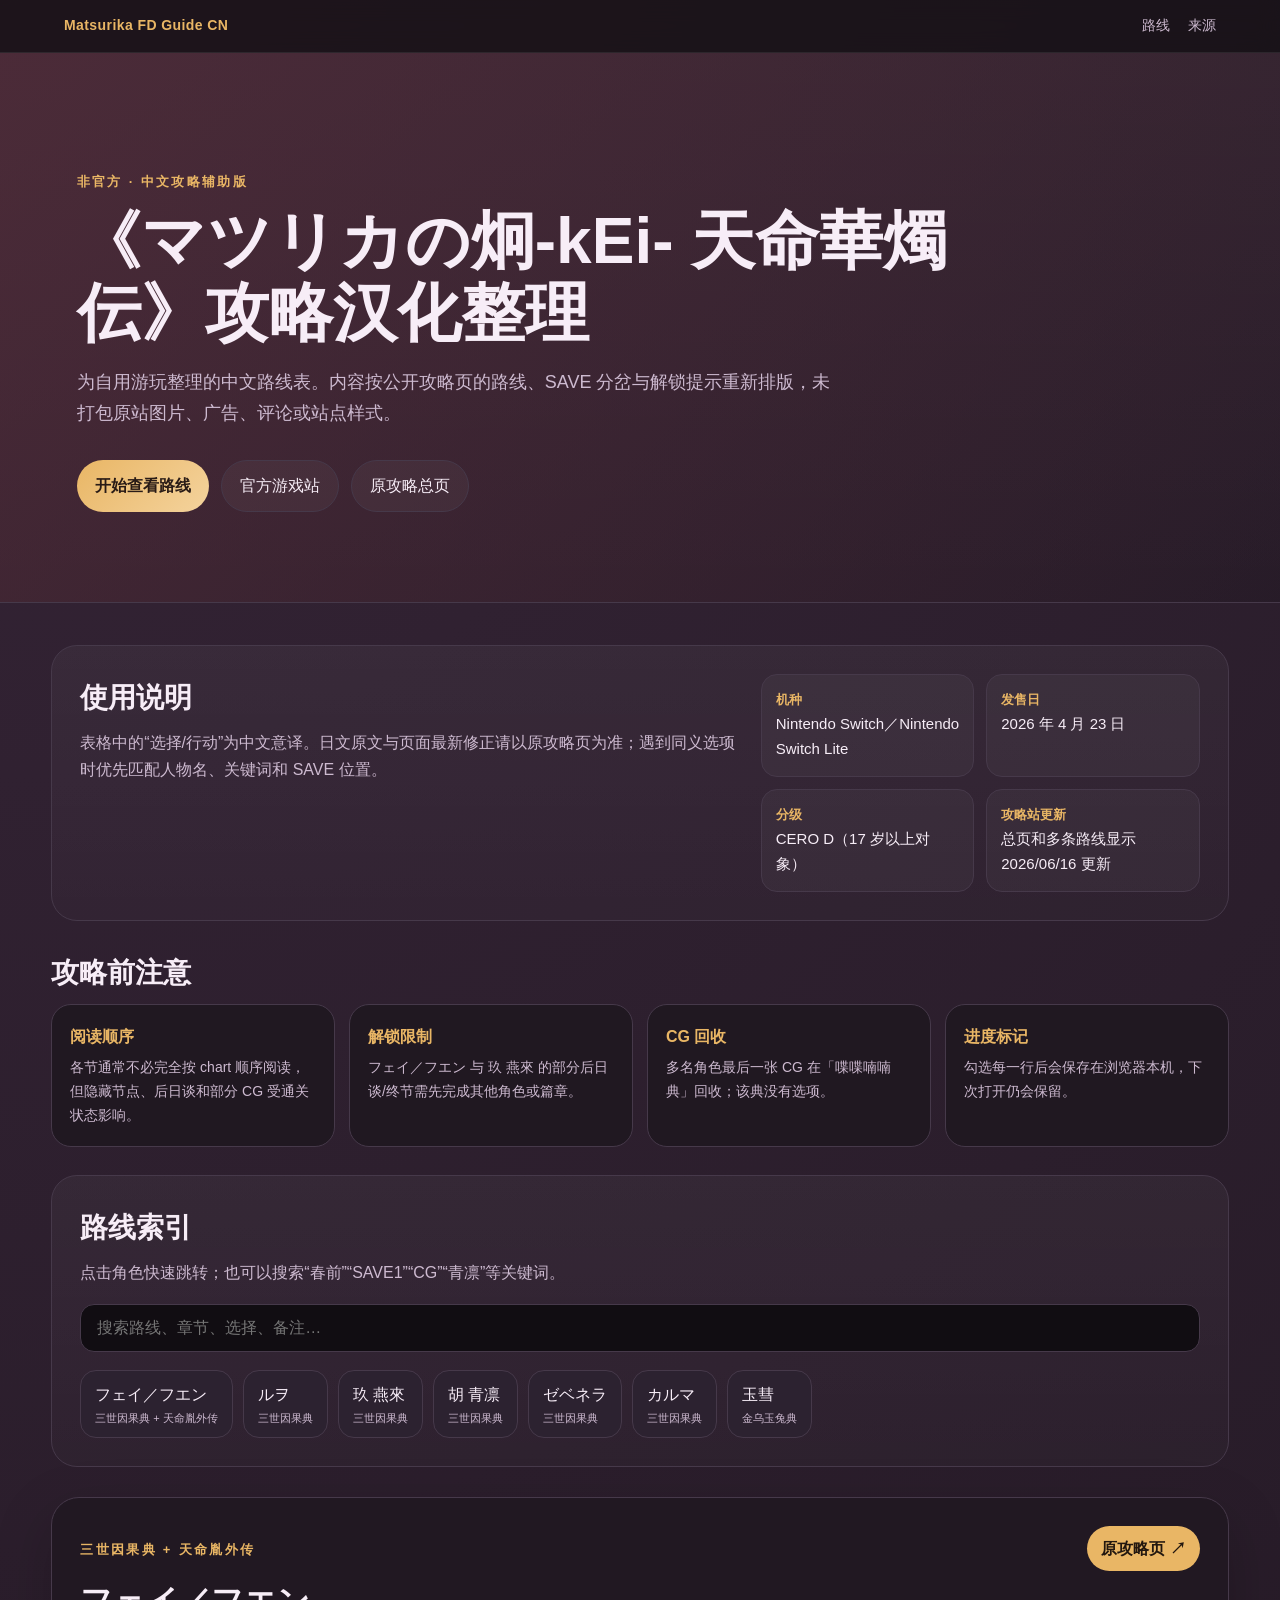
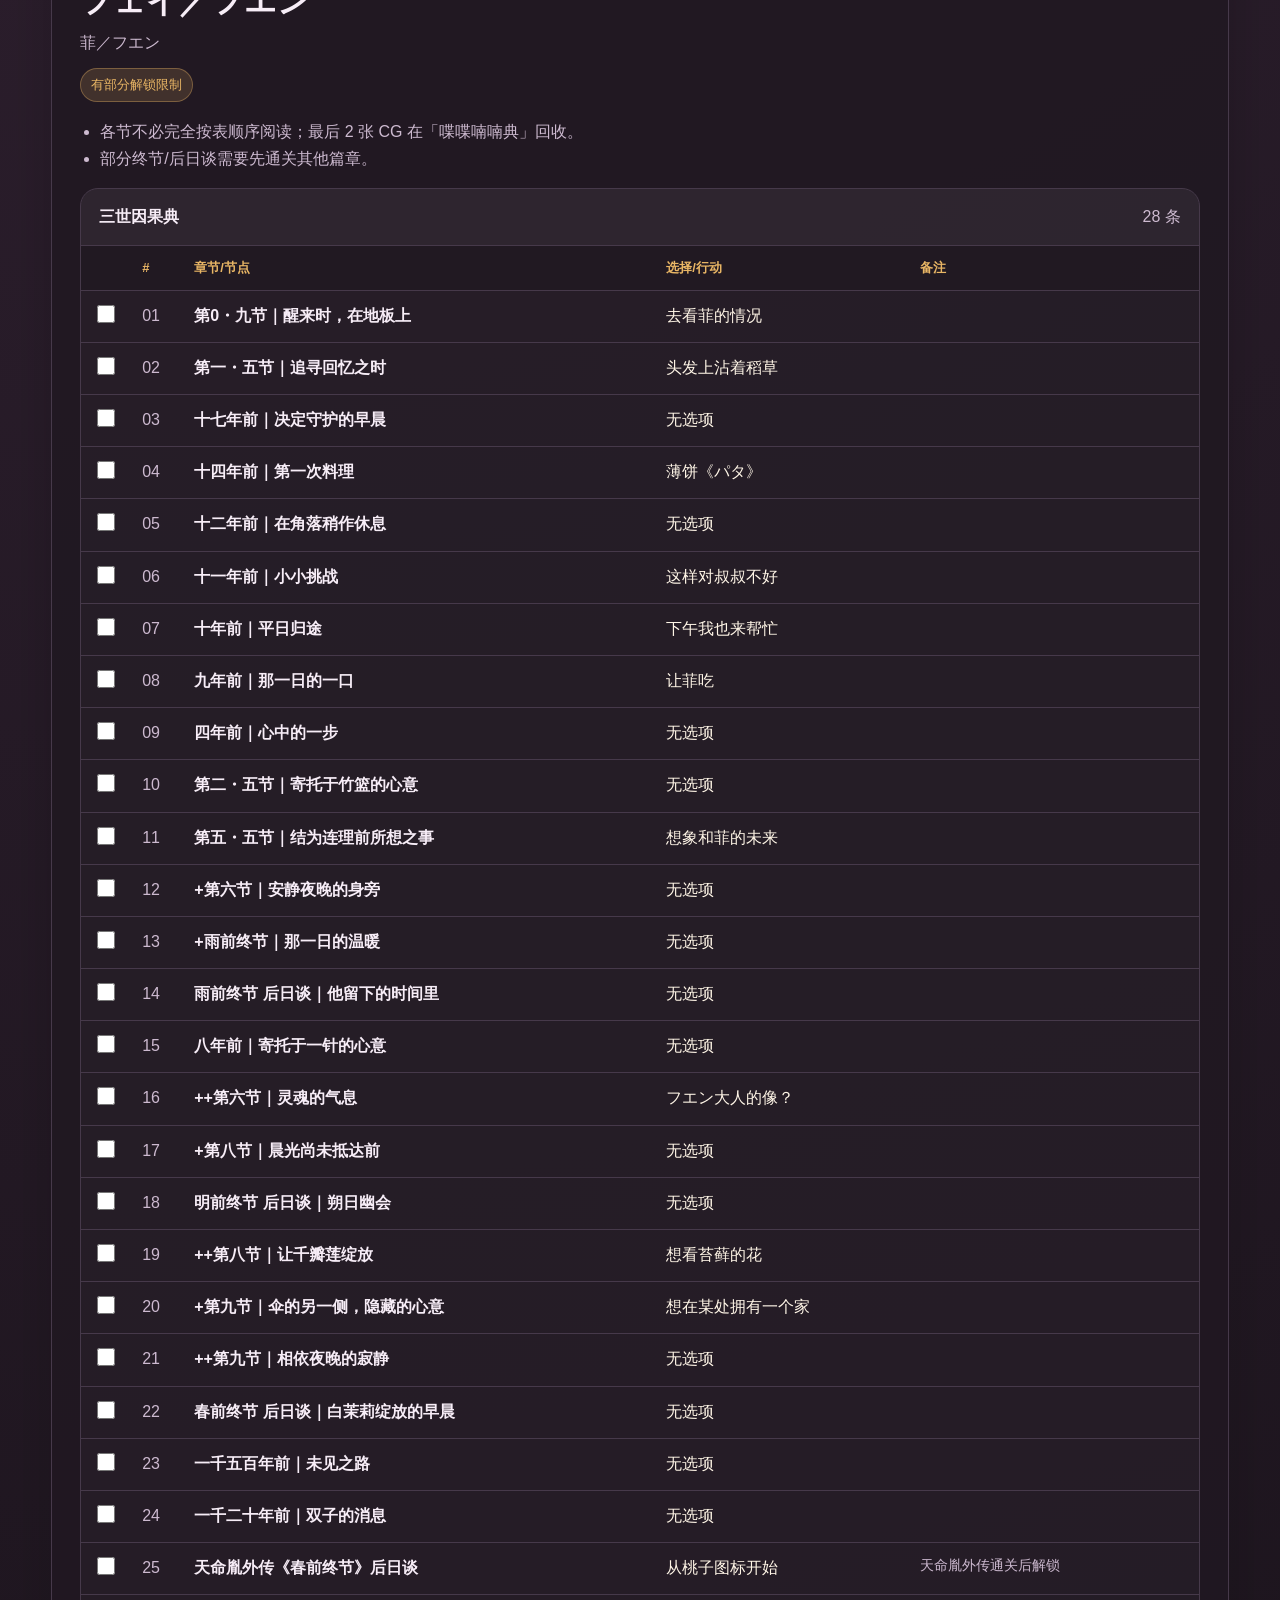
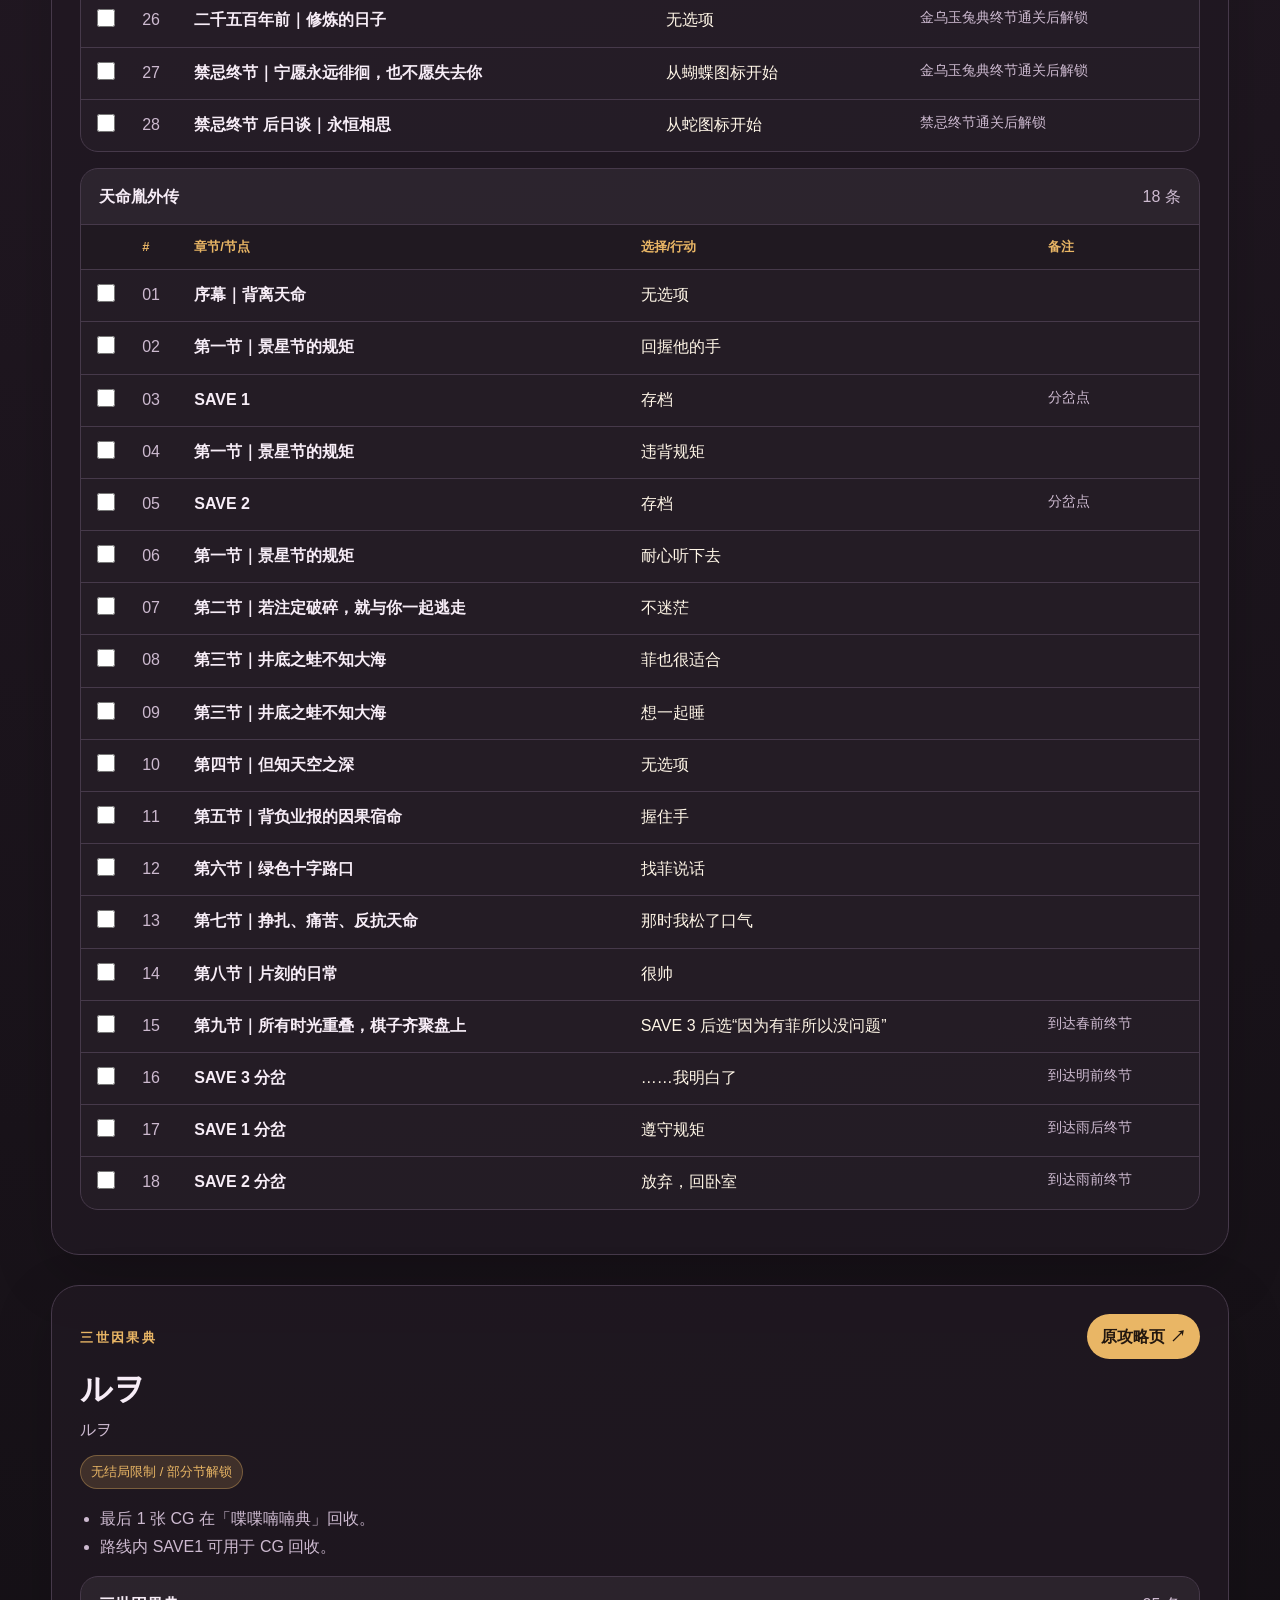
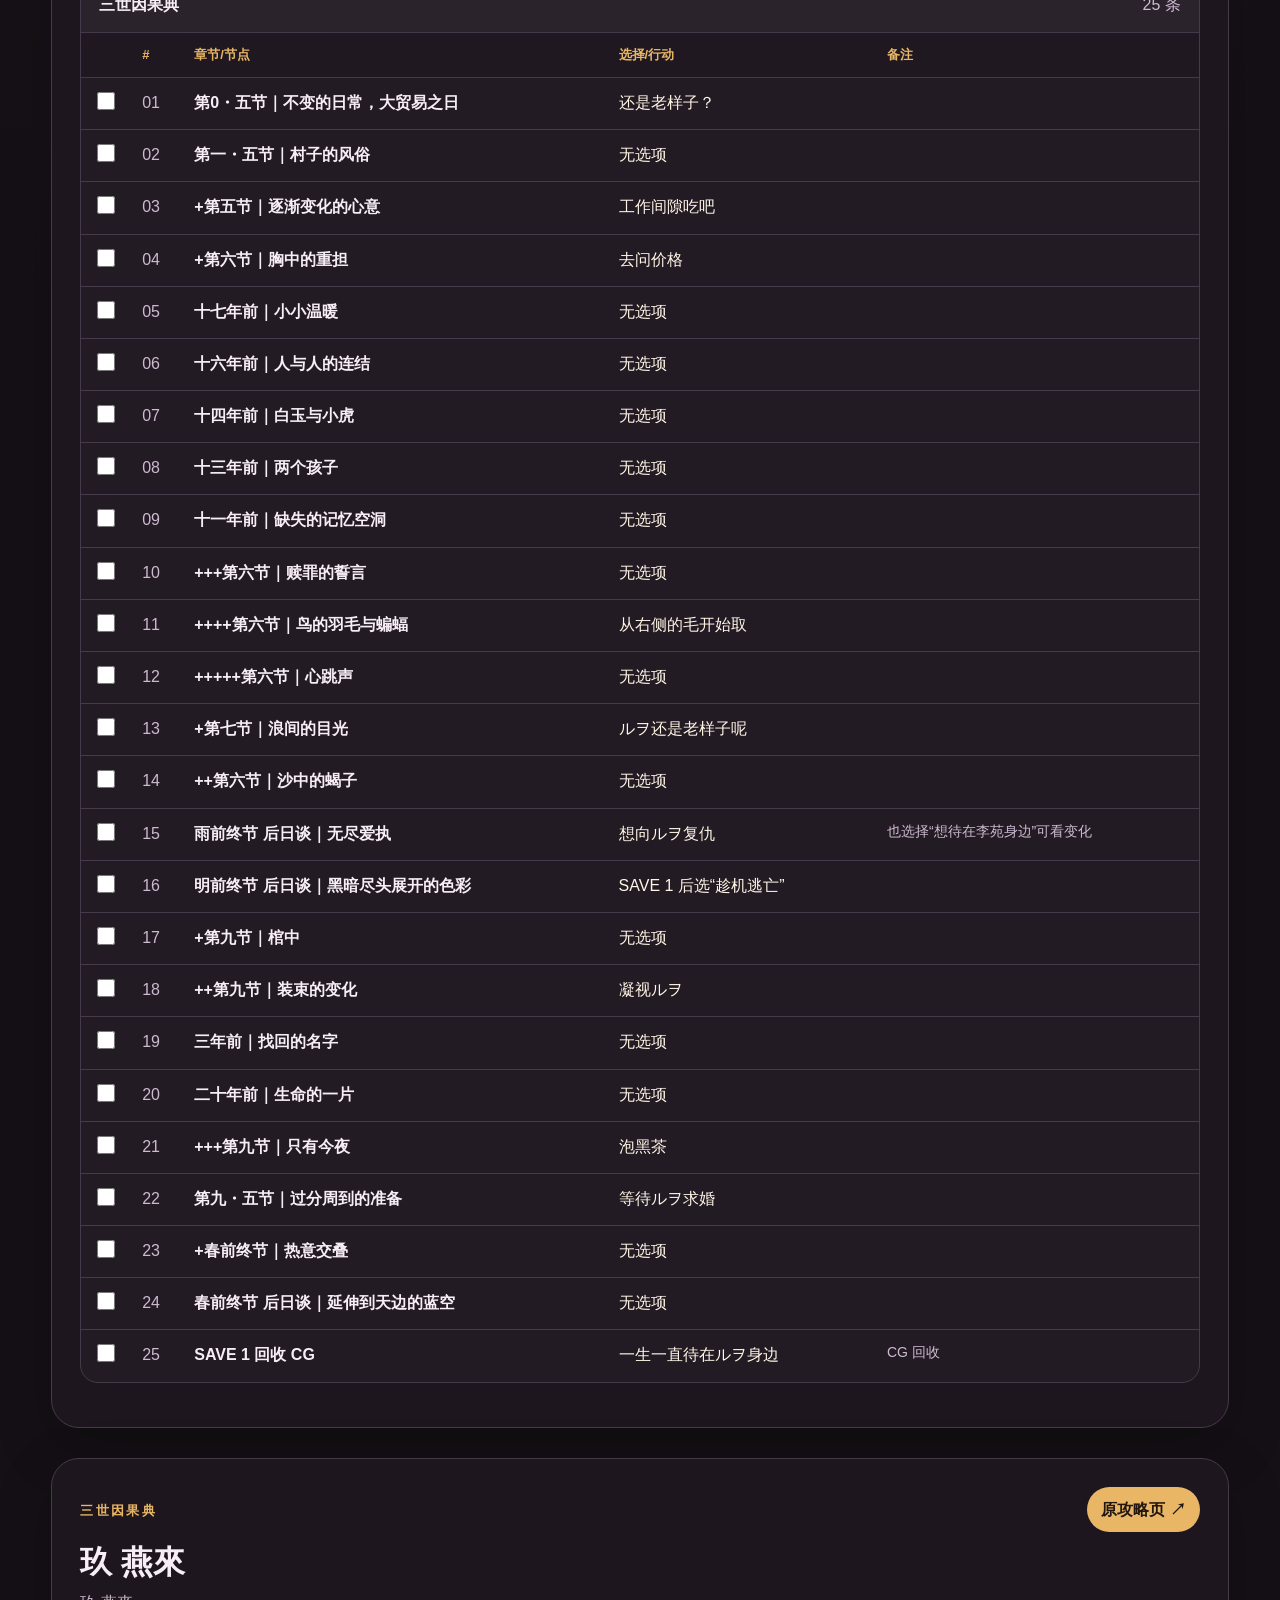
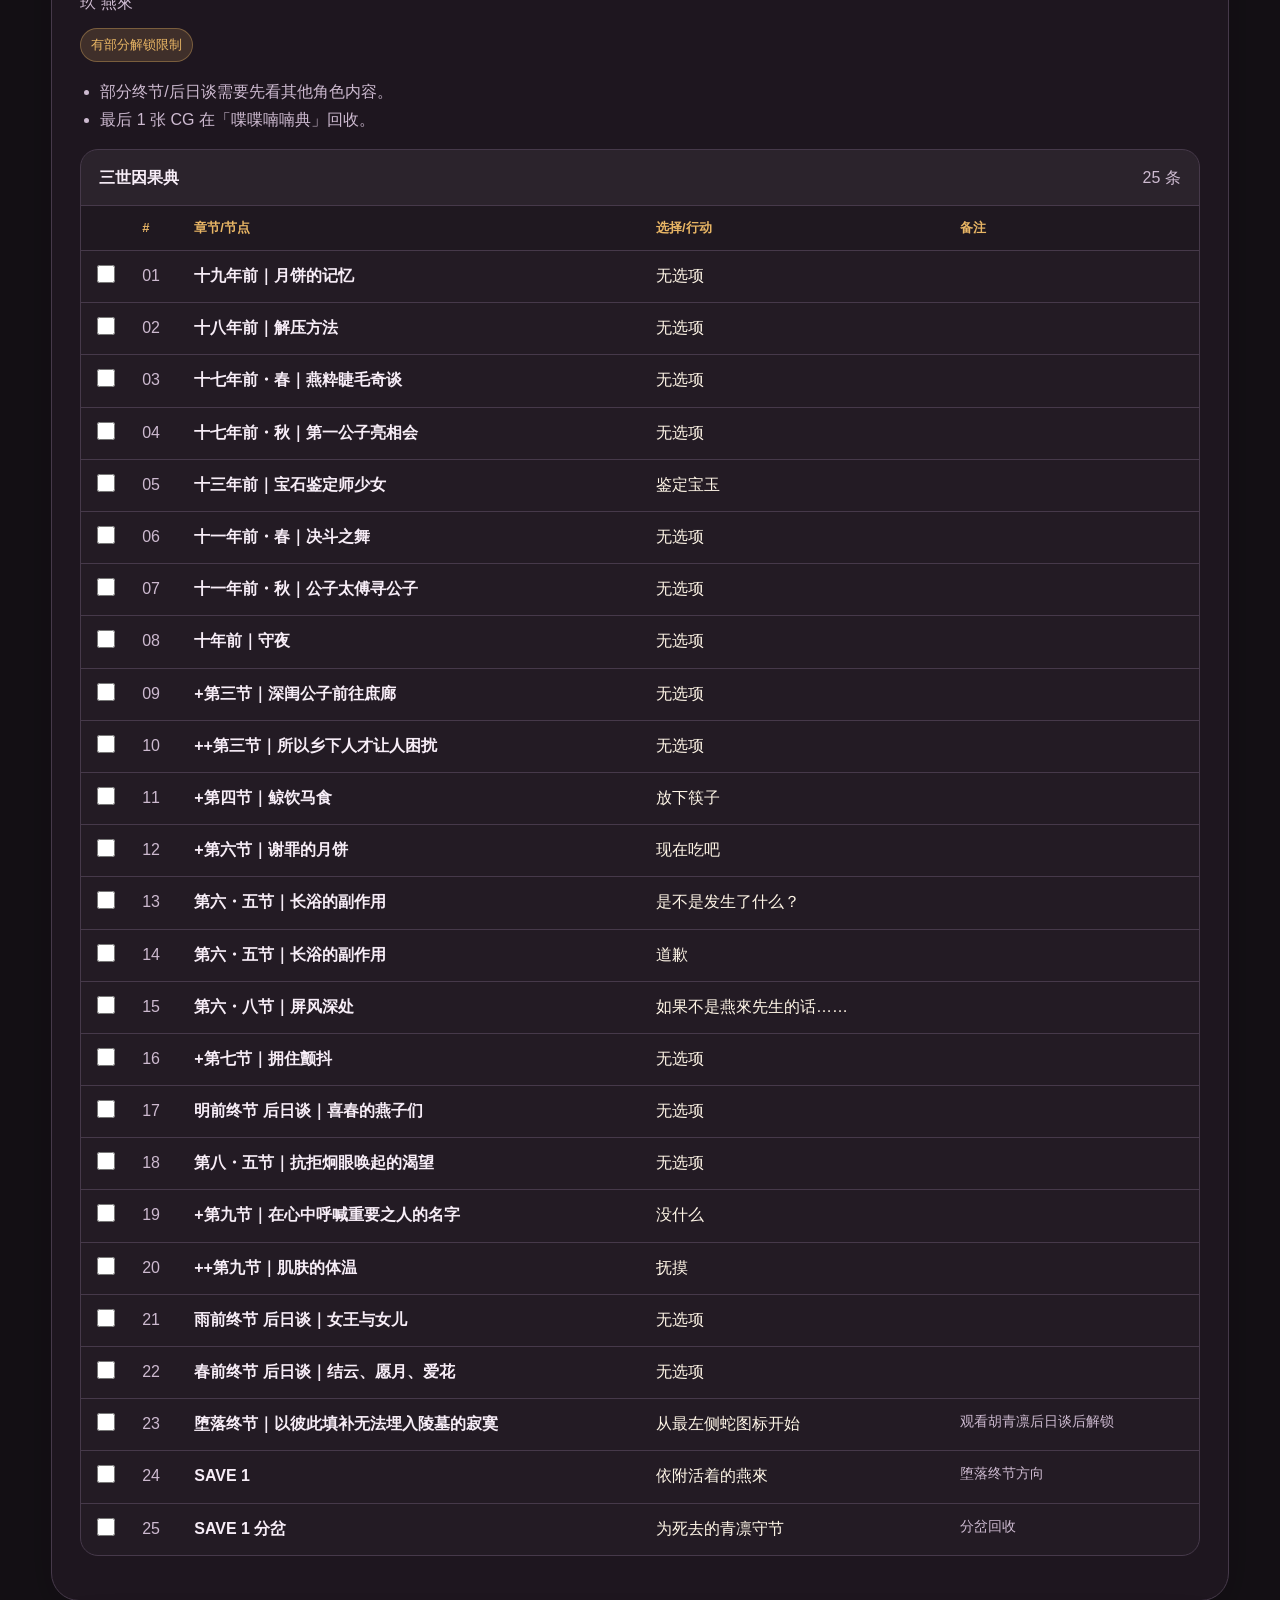
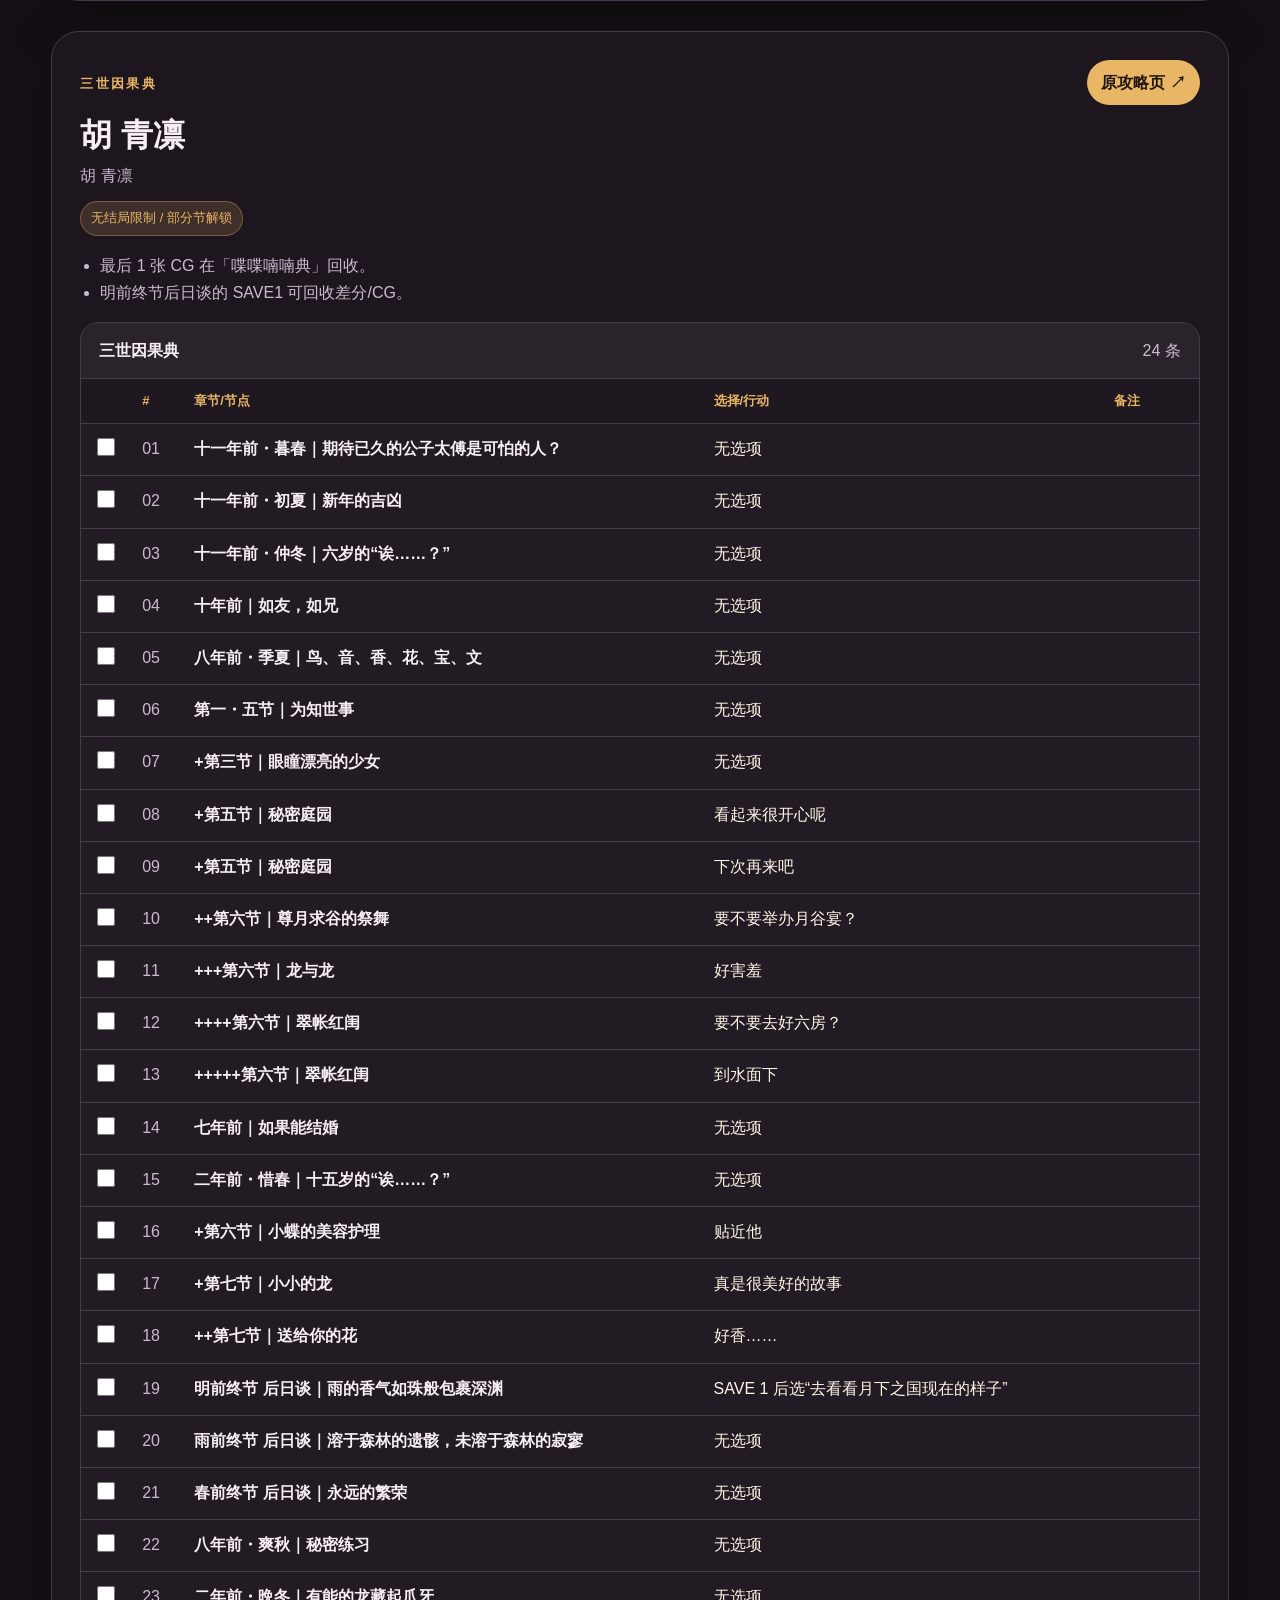
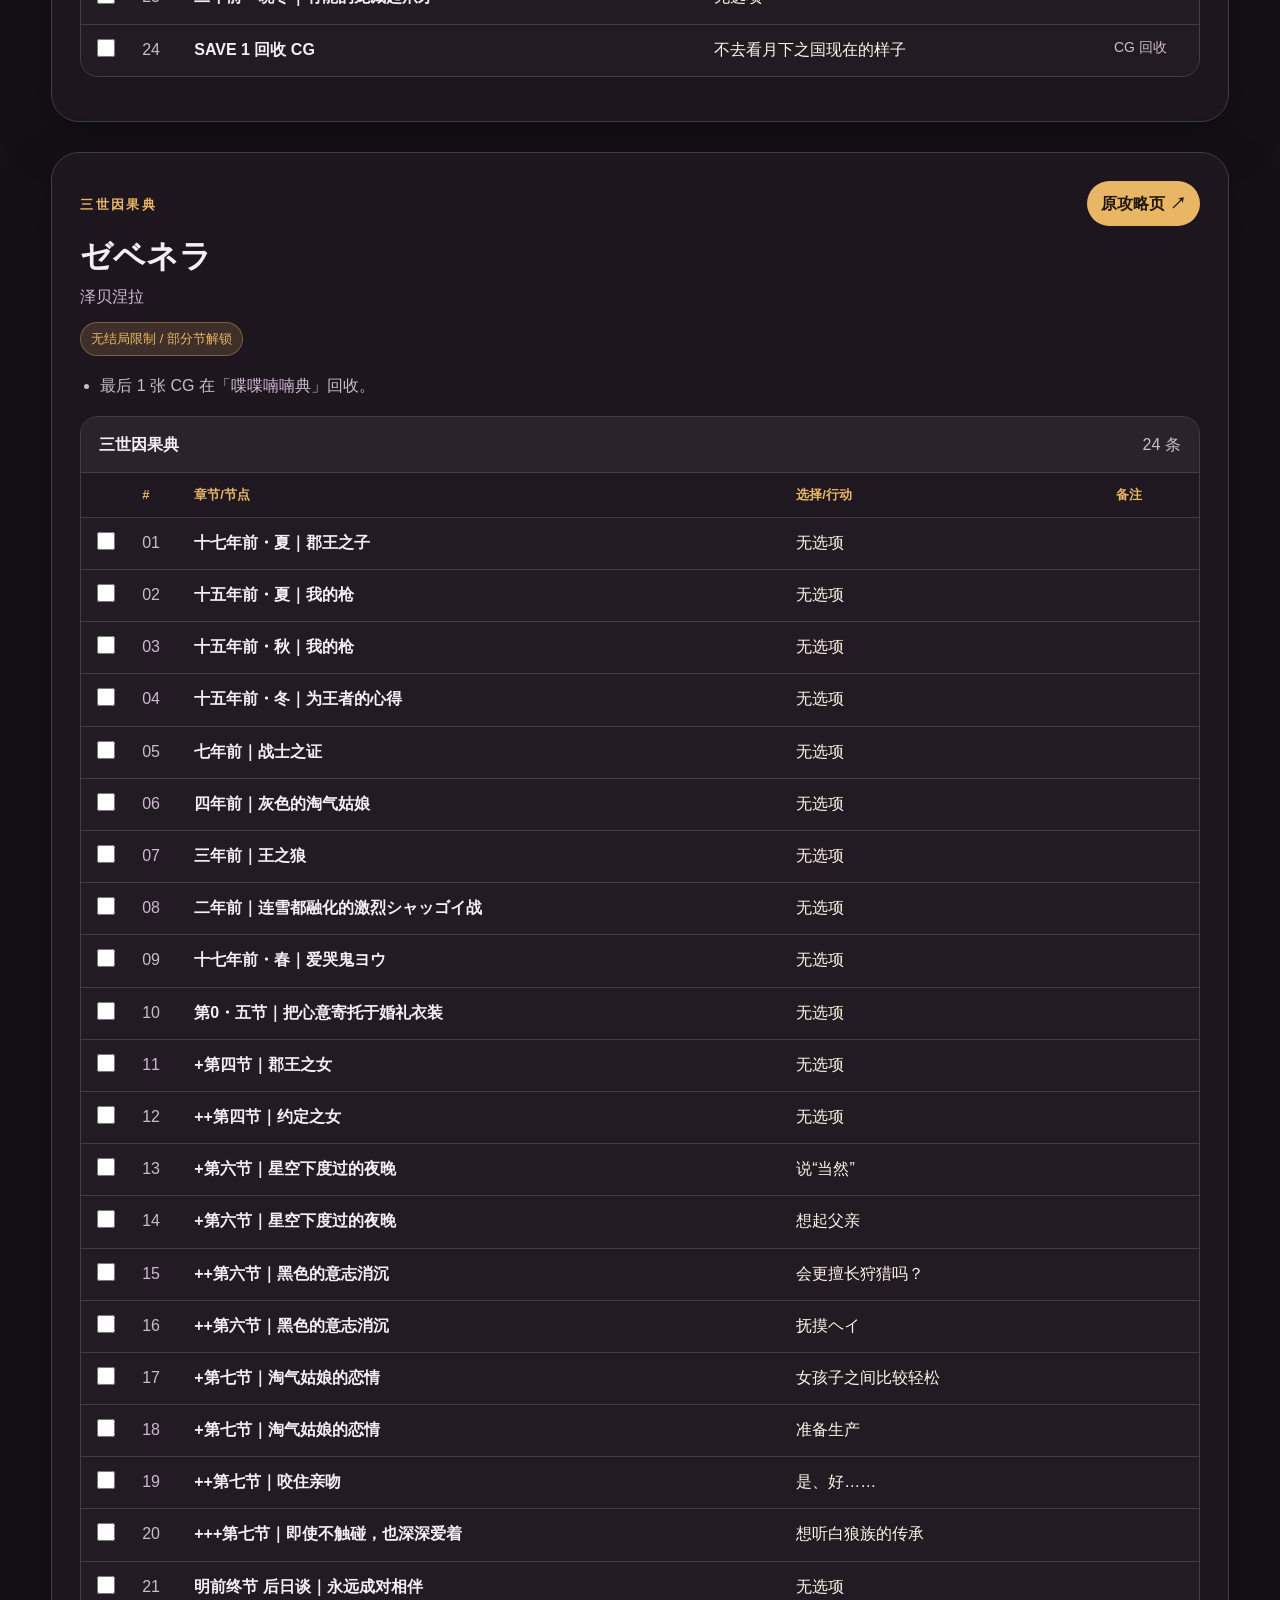
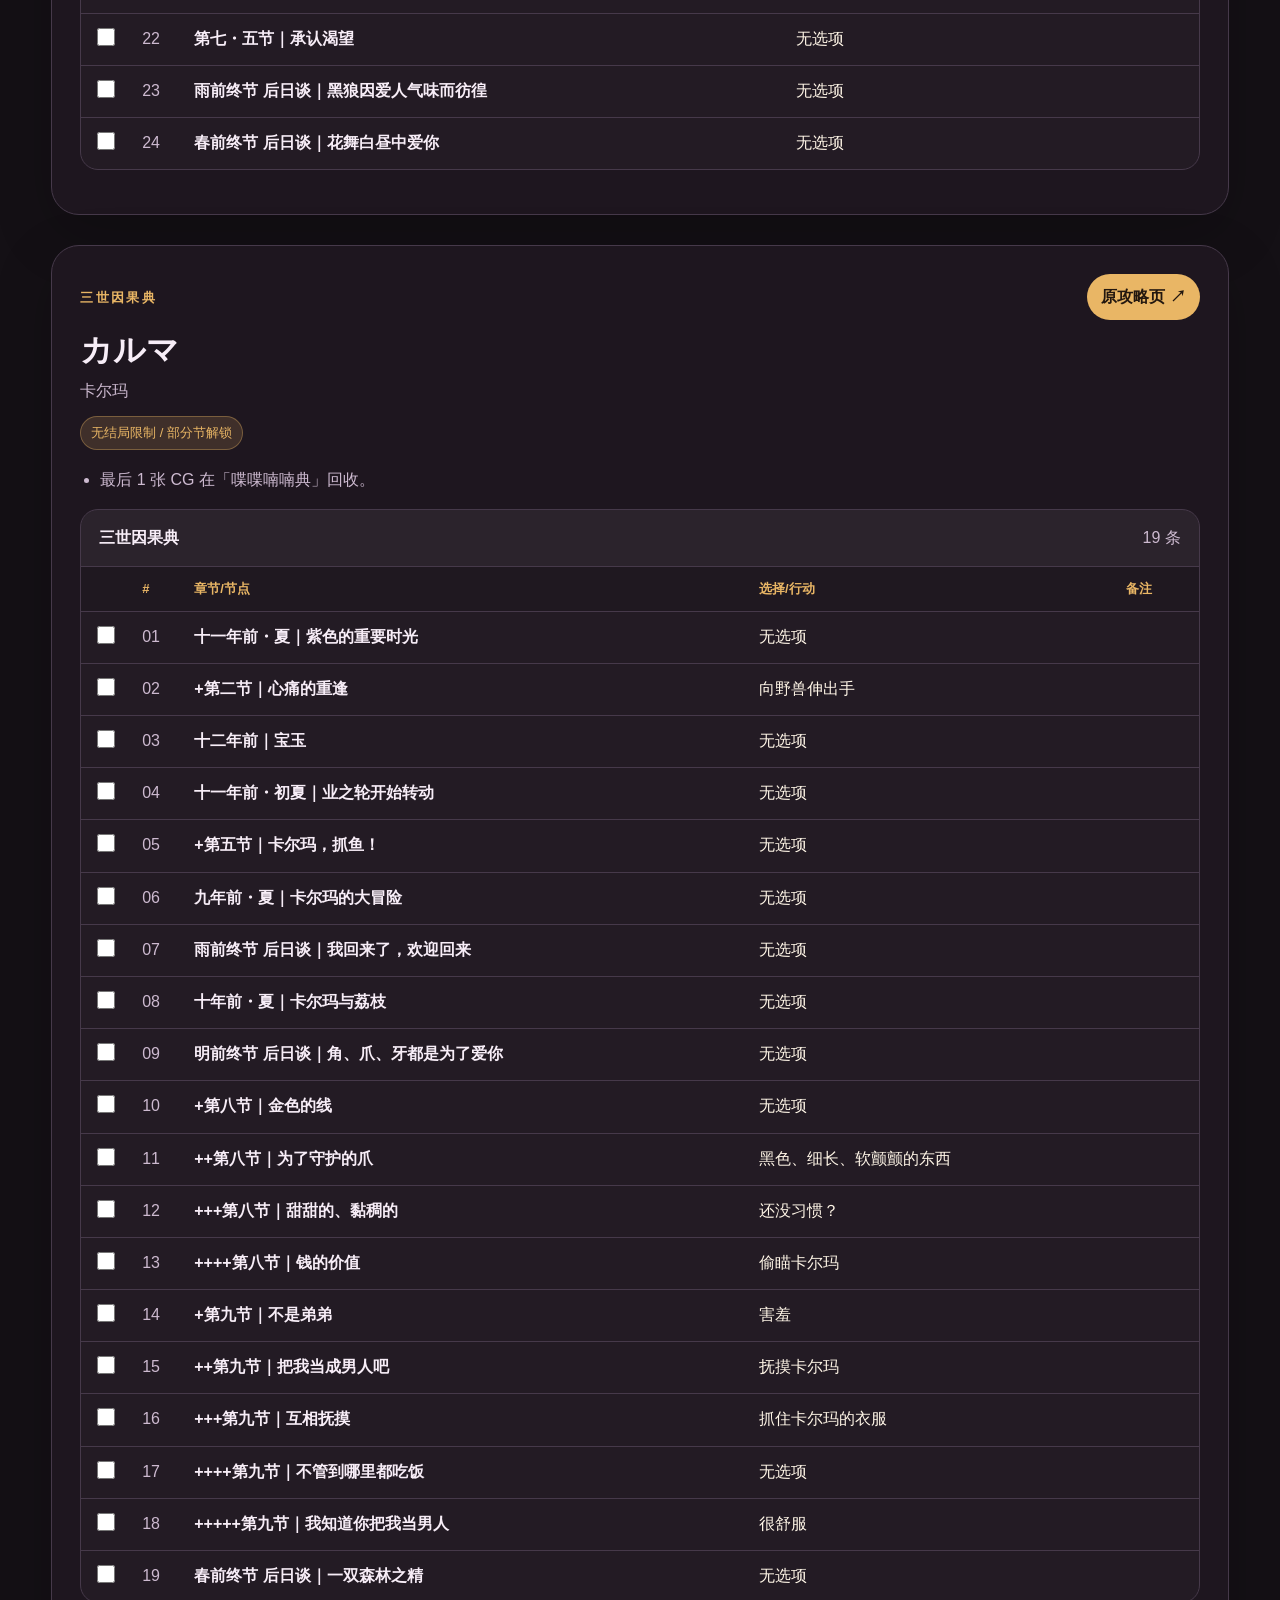
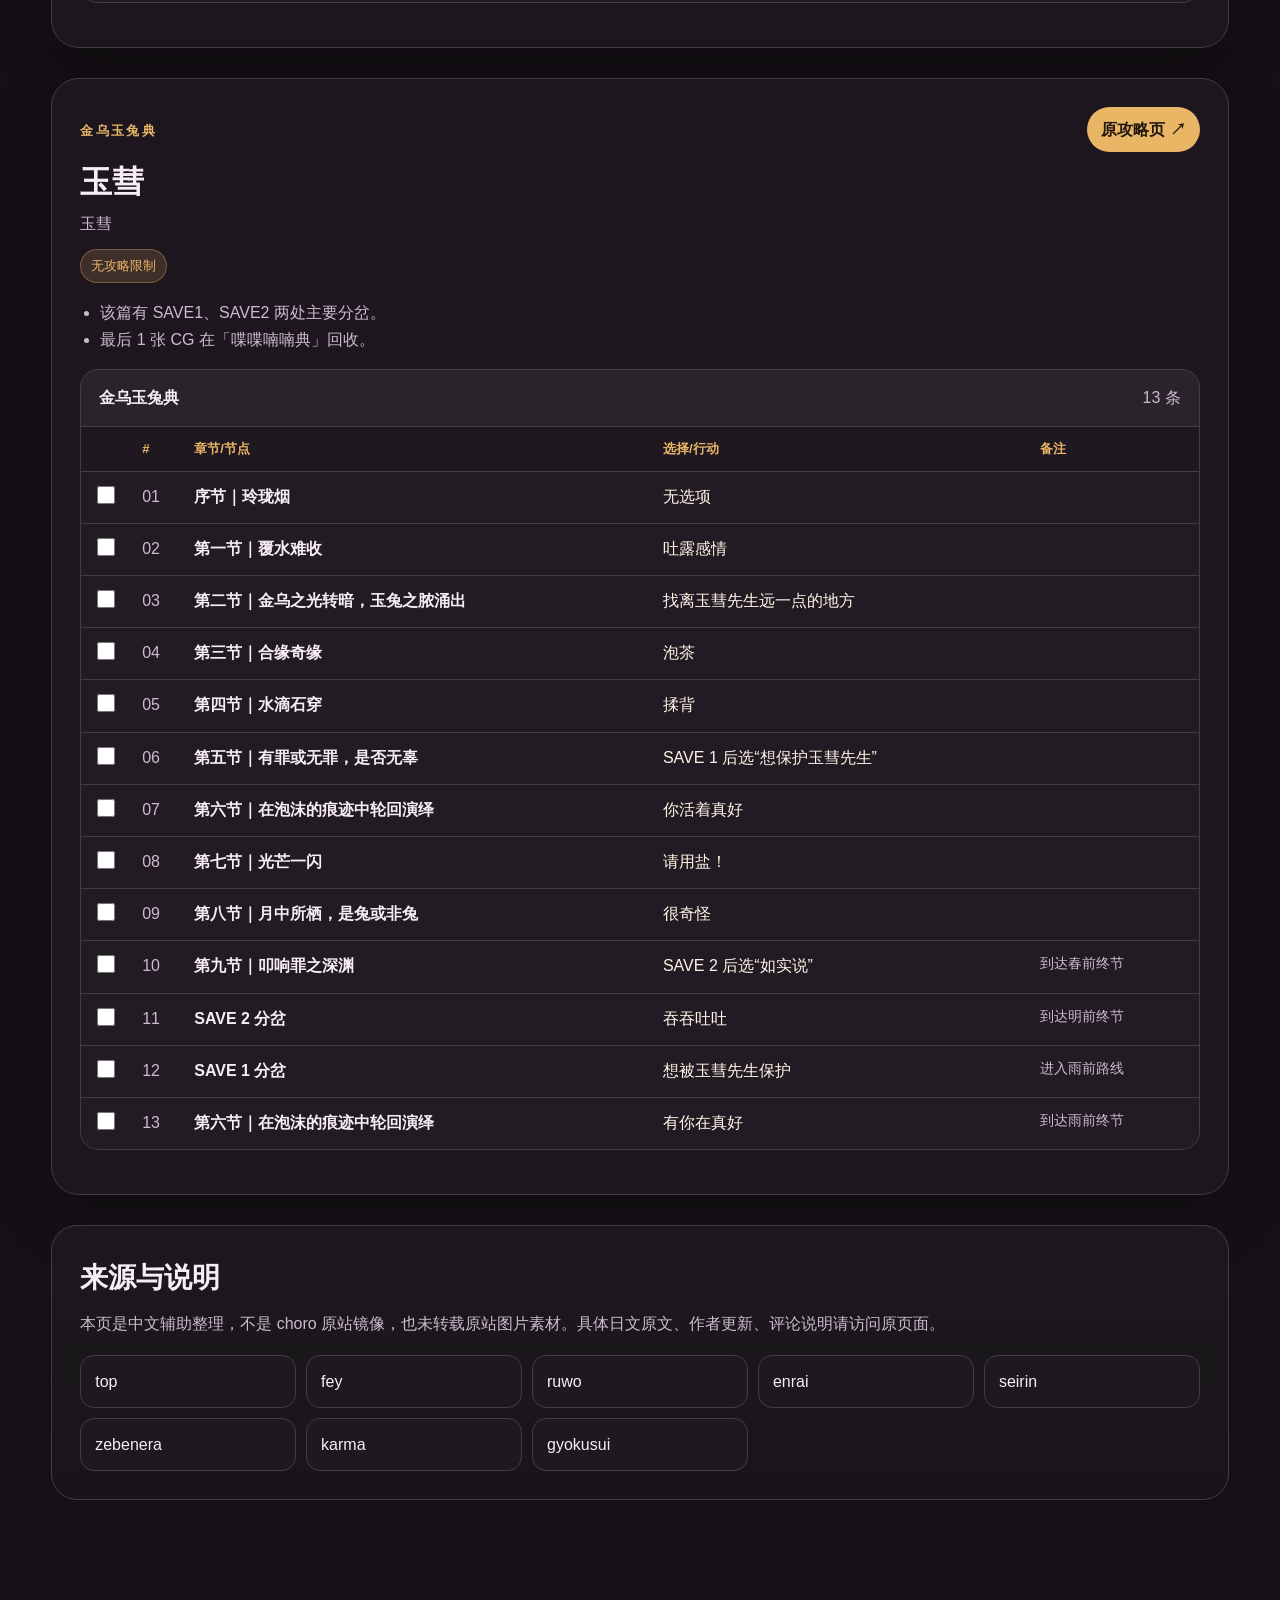
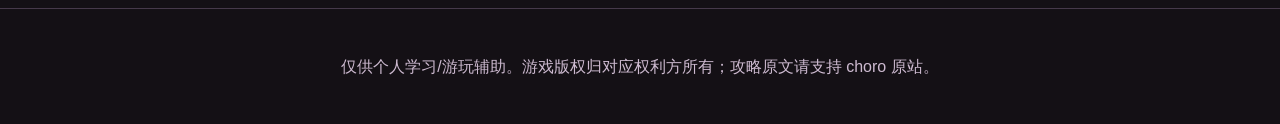
<file: mk_fd_cn_guide_site/index.html>
<!doctype html>
<html lang="zh-CN">
<head>
  <meta charset="utf-8">
  <meta name="viewport" content="width=device-width, initial-scale=1">
  <title>マツリカの炯-kEi- 天命華燭伝｜中文攻略辅助版</title>
  <link rel="stylesheet" href="style.css">
</head>
<body>
  <header class="hero">
    <nav class="topbar">
      <a href="#top" class="brand">Matsurika FD Guide CN</a>
      <a href="#routes">路线</a>
      <a href="#sources">来源</a>
    </nav>
    <div class="hero-inner" id="top">
      <p class="eyebrow">非官方 · 中文攻略辅助版</p>
      <h1>《マツリカの炯-kEi- 天命華燭伝》攻略汉化整理</h1>
      <p class="lead">为自用游玩整理的中文路线表。内容按公开攻略页的路线、SAVE 分岔与解锁提示重新排版，未打包原站图片、广告、评论或站点样式。</p>
      <div class="hero-actions">
        <a class="button primary" href="#routes">开始查看路线</a>
        <a class="button" href="https://www.otomate.jp/mk/fd/" target="_blank" rel="noopener">官方游戏站</a>
        <a class="button" href="https://choro-game.com/e/matsurika-fd-guide" target="_blank" rel="noopener">原攻略总页</a>
      </div>
    </div>
  </header>

  <main>
    <section class="notice">
      <div>
        <h2>使用说明</h2>
        <p>表格中的“选择/行动”为中文意译。日文原文与页面最新修正请以原攻略页为准；遇到同义选项时优先匹配人物名、关键词和 SAVE 位置。</p>
      </div>
      <div class="meta-grid"><div class="meta-card"><b>机种</b><span>Nintendo Switch／Nintendo Switch Lite</span></div><div class="meta-card"><b>发售日</b><span>2026 年 4 月 23 日</span></div><div class="meta-card"><b>分级</b><span>CERO D（17 岁以上对象）</span></div><div class="meta-card"><b>攻略站更新</b><span>总页和多条路线显示 2026/06/16 更新</span></div></div>
    </section>

    <section class="quick">
      <h2>攻略前注意</h2>
      <div class="cards">
        <article><b>阅读顺序</b><p>各节通常不必完全按 chart 顺序阅读，但隐藏节点、后日谈和部分 CG 受通关状态影响。</p></article>
        <article><b>解锁限制</b><p>フェイ／フエン 与 玖 燕來 的部分后日谈/终节需先完成其他角色或篇章。</p></article>
        <article><b>CG 回收</b><p>多名角色最后一张 CG 在「喋喋喃喃典」回收；该典没有选项。</p></article>
        <article><b>进度标记</b><p>勾选每一行后会保存在浏览器本机，下次打开仍会保留。</p></article>
      </div>
    </section>

    <section class="filter" id="routes">
      <div>
        <h2>路线索引</h2>
        <p>点击角色快速跳转；也可以搜索“春前”“SAVE1”“CG”“青凛”等关键词。</p>
      </div>
      <input id="search" type="search" placeholder="搜索路线、章节、选择、备注…">
      <div class="pills"><a class="pill" href="#fey">フェイ／フエン<small>三世因果典 + 天命胤外传</small></a><a class="pill" href="#ruwo">ルヲ<small>三世因果典</small></a><a class="pill" href="#enrai">玖 燕來<small>三世因果典</small></a><a class="pill" href="#seirin">胡 青凛<small>三世因果典</small></a><a class="pill" href="#zebenera">ゼベネラ<small>三世因果典</small></a><a class="pill" href="#karma">カルマ<small>三世因果典</small></a><a class="pill" href="#gyokusui">玉彗<small>金乌玉兔典</small></a></div>
    </section>

    
    <section class="route" id="fey" data-route-section="fey">
      <div class="route-head">
        <div>
          <p class="eyebrow">三世因果典 + 天命胤外传</p>
          <h2>フェイ／フエン<span>菲／フエン</span></h2>
        </div>
        <a class="source" href="https://choro-game.com/e/matsurika-fd-guide-fey" target="_blank" rel="noopener">原攻略页 ↗</a>
      </div>
      <div class="badge-row"><span class="badge">有部分解锁限制</span></div>
      <ul class="route-notes"><li>各节不必完全按表顺序阅读；最后 2 张 CG 在「喋喋喃喃典」回收。</li><li>部分终节/后日谈需要先通关其他篇章。</li></ul>
      
        <details open class="group">
          <summary>三世因果典<span>28 条</span></summary>
          <div class="table-wrap">
            <table>
              <thead><tr><th></th><th>#</th><th>章节/节点</th><th>选择/行动</th><th>备注</th></tr></thead>
              <tbody>
            <tr data-route="fey" data-text="フェイ／フエン 菲／フエン 三世因果典 第0・九节｜醒来时，在地板上 去看菲的情况 ">
              <td class="done"><input type="checkbox" data-key="fey-三世因果典-1" aria-label="完成"></td>
              <td class="stepno">01</td>
              <td class="section-name">第0・九节｜醒来时，在地板上</td>
              <td class="choice-text">去看菲的情况</td>
              <td class="note-text"></td>
            </tr>
            
            <tr data-route="fey" data-text="フェイ／フエン 菲／フエン 三世因果典 第一・五节｜追寻回忆之时 头发上沾着稻草 ">
              <td class="done"><input type="checkbox" data-key="fey-三世因果典-2" aria-label="完成"></td>
              <td class="stepno">02</td>
              <td class="section-name">第一・五节｜追寻回忆之时</td>
              <td class="choice-text">头发上沾着稻草</td>
              <td class="note-text"></td>
            </tr>
            
            <tr data-route="fey" data-text="フェイ／フエン 菲／フエン 三世因果典 十七年前｜决定守护的早晨 无选项 ">
              <td class="done"><input type="checkbox" data-key="fey-三世因果典-3" aria-label="完成"></td>
              <td class="stepno">03</td>
              <td class="section-name">十七年前｜决定守护的早晨</td>
              <td class="choice-text">无选项</td>
              <td class="note-text"></td>
            </tr>
            
            <tr data-route="fey" data-text="フェイ／フエン 菲／フエン 三世因果典 十四年前｜第一次料理 薄饼《パタ》 ">
              <td class="done"><input type="checkbox" data-key="fey-三世因果典-4" aria-label="完成"></td>
              <td class="stepno">04</td>
              <td class="section-name">十四年前｜第一次料理</td>
              <td class="choice-text">薄饼《パタ》</td>
              <td class="note-text"></td>
            </tr>
            
            <tr data-route="fey" data-text="フェイ／フエン 菲／フエン 三世因果典 十二年前｜在角落稍作休息 无选项 ">
              <td class="done"><input type="checkbox" data-key="fey-三世因果典-5" aria-label="完成"></td>
              <td class="stepno">05</td>
              <td class="section-name">十二年前｜在角落稍作休息</td>
              <td class="choice-text">无选项</td>
              <td class="note-text"></td>
            </tr>
            
            <tr data-route="fey" data-text="フェイ／フエン 菲／フエン 三世因果典 十一年前｜小小挑战 这样对叔叔不好 ">
              <td class="done"><input type="checkbox" data-key="fey-三世因果典-6" aria-label="完成"></td>
              <td class="stepno">06</td>
              <td class="section-name">十一年前｜小小挑战</td>
              <td class="choice-text">这样对叔叔不好</td>
              <td class="note-text"></td>
            </tr>
            
            <tr data-route="fey" data-text="フェイ／フエン 菲／フエン 三世因果典 十年前｜平日归途 下午我也来帮忙 ">
              <td class="done"><input type="checkbox" data-key="fey-三世因果典-7" aria-label="完成"></td>
              <td class="stepno">07</td>
              <td class="section-name">十年前｜平日归途</td>
              <td class="choice-text">下午我也来帮忙</td>
              <td class="note-text"></td>
            </tr>
            
            <tr data-route="fey" data-text="フェイ／フエン 菲／フエン 三世因果典 九年前｜那一日的一口 让菲吃 ">
              <td class="done"><input type="checkbox" data-key="fey-三世因果典-8" aria-label="完成"></td>
              <td class="stepno">08</td>
              <td class="section-name">九年前｜那一日的一口</td>
              <td class="choice-text">让菲吃</td>
              <td class="note-text"></td>
            </tr>
            
            <tr data-route="fey" data-text="フェイ／フエン 菲／フエン 三世因果典 四年前｜心中的一步 无选项 ">
              <td class="done"><input type="checkbox" data-key="fey-三世因果典-9" aria-label="完成"></td>
              <td class="stepno">09</td>
              <td class="section-name">四年前｜心中的一步</td>
              <td class="choice-text">无选项</td>
              <td class="note-text"></td>
            </tr>
            
            <tr data-route="fey" data-text="フェイ／フエン 菲／フエン 三世因果典 第二・五节｜寄托于竹篮的心意 无选项 ">
              <td class="done"><input type="checkbox" data-key="fey-三世因果典-10" aria-label="完成"></td>
              <td class="stepno">10</td>
              <td class="section-name">第二・五节｜寄托于竹篮的心意</td>
              <td class="choice-text">无选项</td>
              <td class="note-text"></td>
            </tr>
            
            <tr data-route="fey" data-text="フェイ／フエン 菲／フエン 三世因果典 第五・五节｜结为连理前所想之事 想象和菲的未来 ">
              <td class="done"><input type="checkbox" data-key="fey-三世因果典-11" aria-label="完成"></td>
              <td class="stepno">11</td>
              <td class="section-name">第五・五节｜结为连理前所想之事</td>
              <td class="choice-text">想象和菲的未来</td>
              <td class="note-text"></td>
            </tr>
            
            <tr data-route="fey" data-text="フェイ／フエン 菲／フエン 三世因果典 +第六节｜安静夜晚的身旁 无选项 ">
              <td class="done"><input type="checkbox" data-key="fey-三世因果典-12" aria-label="完成"></td>
              <td class="stepno">12</td>
              <td class="section-name">+第六节｜安静夜晚的身旁</td>
              <td class="choice-text">无选项</td>
              <td class="note-text"></td>
            </tr>
            
            <tr data-route="fey" data-text="フェイ／フエン 菲／フエン 三世因果典 +雨前终节｜那一日的温暖 无选项 ">
              <td class="done"><input type="checkbox" data-key="fey-三世因果典-13" aria-label="完成"></td>
              <td class="stepno">13</td>
              <td class="section-name">+雨前终节｜那一日的温暖</td>
              <td class="choice-text">无选项</td>
              <td class="note-text"></td>
            </tr>
            
            <tr data-route="fey" data-text="フェイ／フエン 菲／フエン 三世因果典 雨前终节 后日谈｜他留下的时间里 无选项 ">
              <td class="done"><input type="checkbox" data-key="fey-三世因果典-14" aria-label="完成"></td>
              <td class="stepno">14</td>
              <td class="section-name">雨前终节 后日谈｜他留下的时间里</td>
              <td class="choice-text">无选项</td>
              <td class="note-text"></td>
            </tr>
            
            <tr data-route="fey" data-text="フェイ／フエン 菲／フエン 三世因果典 八年前｜寄托于一针的心意 无选项 ">
              <td class="done"><input type="checkbox" data-key="fey-三世因果典-15" aria-label="完成"></td>
              <td class="stepno">15</td>
              <td class="section-name">八年前｜寄托于一针的心意</td>
              <td class="choice-text">无选项</td>
              <td class="note-text"></td>
            </tr>
            
            <tr data-route="fey" data-text="フェイ／フエン 菲／フエン 三世因果典 ++第六节｜灵魂的气息 フエン大人的像？ ">
              <td class="done"><input type="checkbox" data-key="fey-三世因果典-16" aria-label="完成"></td>
              <td class="stepno">16</td>
              <td class="section-name">++第六节｜灵魂的气息</td>
              <td class="choice-text">フエン大人的像？</td>
              <td class="note-text"></td>
            </tr>
            
            <tr data-route="fey" data-text="フェイ／フエン 菲／フエン 三世因果典 +第八节｜晨光尚未抵达前 无选项 ">
              <td class="done"><input type="checkbox" data-key="fey-三世因果典-17" aria-label="完成"></td>
              <td class="stepno">17</td>
              <td class="section-name">+第八节｜晨光尚未抵达前</td>
              <td class="choice-text">无选项</td>
              <td class="note-text"></td>
            </tr>
            
            <tr data-route="fey" data-text="フェイ／フエン 菲／フエン 三世因果典 明前终节 后日谈｜朔日幽会 无选项 ">
              <td class="done"><input type="checkbox" data-key="fey-三世因果典-18" aria-label="完成"></td>
              <td class="stepno">18</td>
              <td class="section-name">明前终节 后日谈｜朔日幽会</td>
              <td class="choice-text">无选项</td>
              <td class="note-text"></td>
            </tr>
            
            <tr data-route="fey" data-text="フェイ／フエン 菲／フエン 三世因果典 ++第八节｜让千瓣莲绽放 想看苔藓的花 ">
              <td class="done"><input type="checkbox" data-key="fey-三世因果典-19" aria-label="完成"></td>
              <td class="stepno">19</td>
              <td class="section-name">++第八节｜让千瓣莲绽放</td>
              <td class="choice-text">想看苔藓的花</td>
              <td class="note-text"></td>
            </tr>
            
            <tr data-route="fey" data-text="フェイ／フエン 菲／フエン 三世因果典 +第九节｜伞的另一侧，隐藏的心意 想在某处拥有一个家 ">
              <td class="done"><input type="checkbox" data-key="fey-三世因果典-20" aria-label="完成"></td>
              <td class="stepno">20</td>
              <td class="section-name">+第九节｜伞的另一侧，隐藏的心意</td>
              <td class="choice-text">想在某处拥有一个家</td>
              <td class="note-text"></td>
            </tr>
            
            <tr data-route="fey" data-text="フェイ／フエン 菲／フエン 三世因果典 ++第九节｜相依夜晚的寂静 无选项 ">
              <td class="done"><input type="checkbox" data-key="fey-三世因果典-21" aria-label="完成"></td>
              <td class="stepno">21</td>
              <td class="section-name">++第九节｜相依夜晚的寂静</td>
              <td class="choice-text">无选项</td>
              <td class="note-text"></td>
            </tr>
            
            <tr data-route="fey" data-text="フェイ／フエン 菲／フエン 三世因果典 春前终节 后日谈｜白茉莉绽放的早晨 无选项 ">
              <td class="done"><input type="checkbox" data-key="fey-三世因果典-22" aria-label="完成"></td>
              <td class="stepno">22</td>
              <td class="section-name">春前终节 后日谈｜白茉莉绽放的早晨</td>
              <td class="choice-text">无选项</td>
              <td class="note-text"></td>
            </tr>
            
            <tr data-route="fey" data-text="フェイ／フエン 菲／フエン 三世因果典 一千五百年前｜未见之路 无选项 ">
              <td class="done"><input type="checkbox" data-key="fey-三世因果典-23" aria-label="完成"></td>
              <td class="stepno">23</td>
              <td class="section-name">一千五百年前｜未见之路</td>
              <td class="choice-text">无选项</td>
              <td class="note-text"></td>
            </tr>
            
            <tr data-route="fey" data-text="フェイ／フエン 菲／フエン 三世因果典 一千二十年前｜双子的消息 无选项 ">
              <td class="done"><input type="checkbox" data-key="fey-三世因果典-24" aria-label="完成"></td>
              <td class="stepno">24</td>
              <td class="section-name">一千二十年前｜双子的消息</td>
              <td class="choice-text">无选项</td>
              <td class="note-text"></td>
            </tr>
            
            <tr data-route="fey" data-text="フェイ／フエン 菲／フエン 三世因果典 天命胤外传《春前终节》后日谈 从桃子图标开始 天命胤外传通关后解锁">
              <td class="done"><input type="checkbox" data-key="fey-三世因果典-25" aria-label="完成"></td>
              <td class="stepno">25</td>
              <td class="section-name">天命胤外传《春前终节》后日谈</td>
              <td class="choice-text">从桃子图标开始</td>
              <td class="note-text">天命胤外传通关后解锁</td>
            </tr>
            
            <tr data-route="fey" data-text="フェイ／フエン 菲／フエン 三世因果典 二千五百年前｜修炼的日子 无选项 金乌玉兔典终节通关后解锁">
              <td class="done"><input type="checkbox" data-key="fey-三世因果典-26" aria-label="完成"></td>
              <td class="stepno">26</td>
              <td class="section-name">二千五百年前｜修炼的日子</td>
              <td class="choice-text">无选项</td>
              <td class="note-text">金乌玉兔典终节通关后解锁</td>
            </tr>
            
            <tr data-route="fey" data-text="フェイ／フエン 菲／フエン 三世因果典 禁忌终节｜宁愿永远徘徊，也不愿失去你 从蝴蝶图标开始 金乌玉兔典终节通关后解锁">
              <td class="done"><input type="checkbox" data-key="fey-三世因果典-27" aria-label="完成"></td>
              <td class="stepno">27</td>
              <td class="section-name">禁忌终节｜宁愿永远徘徊，也不愿失去你</td>
              <td class="choice-text">从蝴蝶图标开始</td>
              <td class="note-text">金乌玉兔典终节通关后解锁</td>
            </tr>
            
            <tr data-route="fey" data-text="フェイ／フエン 菲／フエン 三世因果典 禁忌终节 后日谈｜永恒相思 从蛇图标开始 禁忌终节通关后解锁">
              <td class="done"><input type="checkbox" data-key="fey-三世因果典-28" aria-label="完成"></td>
              <td class="stepno">28</td>
              <td class="section-name">禁忌终节 后日谈｜永恒相思</td>
              <td class="choice-text">从蛇图标开始</td>
              <td class="note-text">禁忌终节通关后解锁</td>
            </tr>
            </tbody>
            </table>
          </div>
        </details>
        
        <details open class="group">
          <summary>天命胤外传<span>18 条</span></summary>
          <div class="table-wrap">
            <table>
              <thead><tr><th></th><th>#</th><th>章节/节点</th><th>选择/行动</th><th>备注</th></tr></thead>
              <tbody>
            <tr data-route="fey" data-text="フェイ／フエン 菲／フエン 天命胤外传 序幕｜背离天命 无选项 ">
              <td class="done"><input type="checkbox" data-key="fey-天命胤外传-1" aria-label="完成"></td>
              <td class="stepno">01</td>
              <td class="section-name">序幕｜背离天命</td>
              <td class="choice-text">无选项</td>
              <td class="note-text"></td>
            </tr>
            
            <tr data-route="fey" data-text="フェイ／フエン 菲／フエン 天命胤外传 第一节｜景星节的规矩 回握他的手 ">
              <td class="done"><input type="checkbox" data-key="fey-天命胤外传-2" aria-label="完成"></td>
              <td class="stepno">02</td>
              <td class="section-name">第一节｜景星节的规矩</td>
              <td class="choice-text">回握他的手</td>
              <td class="note-text"></td>
            </tr>
            
            <tr data-route="fey" data-text="フェイ／フエン 菲／フエン 天命胤外传 save 1 存档 分岔点">
              <td class="done"><input type="checkbox" data-key="fey-天命胤外传-3" aria-label="完成"></td>
              <td class="stepno">03</td>
              <td class="section-name">SAVE 1</td>
              <td class="choice-text">存档</td>
              <td class="note-text">分岔点</td>
            </tr>
            
            <tr data-route="fey" data-text="フェイ／フエン 菲／フエン 天命胤外传 第一节｜景星节的规矩 违背规矩 ">
              <td class="done"><input type="checkbox" data-key="fey-天命胤外传-4" aria-label="完成"></td>
              <td class="stepno">04</td>
              <td class="section-name">第一节｜景星节的规矩</td>
              <td class="choice-text">违背规矩</td>
              <td class="note-text"></td>
            </tr>
            
            <tr data-route="fey" data-text="フェイ／フエン 菲／フエン 天命胤外传 save 2 存档 分岔点">
              <td class="done"><input type="checkbox" data-key="fey-天命胤外传-5" aria-label="完成"></td>
              <td class="stepno">05</td>
              <td class="section-name">SAVE 2</td>
              <td class="choice-text">存档</td>
              <td class="note-text">分岔点</td>
            </tr>
            
            <tr data-route="fey" data-text="フェイ／フエン 菲／フエン 天命胤外传 第一节｜景星节的规矩 耐心听下去 ">
              <td class="done"><input type="checkbox" data-key="fey-天命胤外传-6" aria-label="完成"></td>
              <td class="stepno">06</td>
              <td class="section-name">第一节｜景星节的规矩</td>
              <td class="choice-text">耐心听下去</td>
              <td class="note-text"></td>
            </tr>
            
            <tr data-route="fey" data-text="フェイ／フエン 菲／フエン 天命胤外传 第二节｜若注定破碎，就与你一起逃走 不迷茫 ">
              <td class="done"><input type="checkbox" data-key="fey-天命胤外传-7" aria-label="完成"></td>
              <td class="stepno">07</td>
              <td class="section-name">第二节｜若注定破碎，就与你一起逃走</td>
              <td class="choice-text">不迷茫</td>
              <td class="note-text"></td>
            </tr>
            
            <tr data-route="fey" data-text="フェイ／フエン 菲／フエン 天命胤外传 第三节｜井底之蛙不知大海 菲也很适合 ">
              <td class="done"><input type="checkbox" data-key="fey-天命胤外传-8" aria-label="完成"></td>
              <td class="stepno">08</td>
              <td class="section-name">第三节｜井底之蛙不知大海</td>
              <td class="choice-text">菲也很适合</td>
              <td class="note-text"></td>
            </tr>
            
            <tr data-route="fey" data-text="フェイ／フエン 菲／フエン 天命胤外传 第三节｜井底之蛙不知大海 想一起睡 ">
              <td class="done"><input type="checkbox" data-key="fey-天命胤外传-9" aria-label="完成"></td>
              <td class="stepno">09</td>
              <td class="section-name">第三节｜井底之蛙不知大海</td>
              <td class="choice-text">想一起睡</td>
              <td class="note-text"></td>
            </tr>
            
            <tr data-route="fey" data-text="フェイ／フエン 菲／フエン 天命胤外传 第四节｜但知天空之深 无选项 ">
              <td class="done"><input type="checkbox" data-key="fey-天命胤外传-10" aria-label="完成"></td>
              <td class="stepno">10</td>
              <td class="section-name">第四节｜但知天空之深</td>
              <td class="choice-text">无选项</td>
              <td class="note-text"></td>
            </tr>
            
            <tr data-route="fey" data-text="フェイ／フエン 菲／フエン 天命胤外传 第五节｜背负业报的因果宿命 握住手 ">
              <td class="done"><input type="checkbox" data-key="fey-天命胤外传-11" aria-label="完成"></td>
              <td class="stepno">11</td>
              <td class="section-name">第五节｜背负业报的因果宿命</td>
              <td class="choice-text">握住手</td>
              <td class="note-text"></td>
            </tr>
            
            <tr data-route="fey" data-text="フェイ／フエン 菲／フエン 天命胤外传 第六节｜绿色十字路口 找菲说话 ">
              <td class="done"><input type="checkbox" data-key="fey-天命胤外传-12" aria-label="完成"></td>
              <td class="stepno">12</td>
              <td class="section-name">第六节｜绿色十字路口</td>
              <td class="choice-text">找菲说话</td>
              <td class="note-text"></td>
            </tr>
            
            <tr data-route="fey" data-text="フェイ／フエン 菲／フエン 天命胤外传 第七节｜挣扎、痛苦、反抗天命 那时我松了口气 ">
              <td class="done"><input type="checkbox" data-key="fey-天命胤外传-13" aria-label="完成"></td>
              <td class="stepno">13</td>
              <td class="section-name">第七节｜挣扎、痛苦、反抗天命</td>
              <td class="choice-text">那时我松了口气</td>
              <td class="note-text"></td>
            </tr>
            
            <tr data-route="fey" data-text="フェイ／フエン 菲／フエン 天命胤外传 第八节｜片刻的日常 很帅 ">
              <td class="done"><input type="checkbox" data-key="fey-天命胤外传-14" aria-label="完成"></td>
              <td class="stepno">14</td>
              <td class="section-name">第八节｜片刻的日常</td>
              <td class="choice-text">很帅</td>
              <td class="note-text"></td>
            </tr>
            
            <tr data-route="fey" data-text="フェイ／フエン 菲／フエン 天命胤外传 第九节｜所有时光重叠，棋子齐聚盘上 save 3 后选“因为有菲所以没问题” 到达春前终节">
              <td class="done"><input type="checkbox" data-key="fey-天命胤外传-15" aria-label="完成"></td>
              <td class="stepno">15</td>
              <td class="section-name">第九节｜所有时光重叠，棋子齐聚盘上</td>
              <td class="choice-text">SAVE 3 后选“因为有菲所以没问题”</td>
              <td class="note-text">到达春前终节</td>
            </tr>
            
            <tr data-route="fey" data-text="フェイ／フエン 菲／フエン 天命胤外传 save 3 分岔 ……我明白了 到达明前终节">
              <td class="done"><input type="checkbox" data-key="fey-天命胤外传-16" aria-label="完成"></td>
              <td class="stepno">16</td>
              <td class="section-name">SAVE 3 分岔</td>
              <td class="choice-text">……我明白了</td>
              <td class="note-text">到达明前终节</td>
            </tr>
            
            <tr data-route="fey" data-text="フェイ／フエン 菲／フエン 天命胤外传 save 1 分岔 遵守规矩 到达雨后终节">
              <td class="done"><input type="checkbox" data-key="fey-天命胤外传-17" aria-label="完成"></td>
              <td class="stepno">17</td>
              <td class="section-name">SAVE 1 分岔</td>
              <td class="choice-text">遵守规矩</td>
              <td class="note-text">到达雨后终节</td>
            </tr>
            
            <tr data-route="fey" data-text="フェイ／フエン 菲／フエン 天命胤外传 save 2 分岔 放弃，回卧室 到达雨前终节">
              <td class="done"><input type="checkbox" data-key="fey-天命胤外传-18" aria-label="完成"></td>
              <td class="stepno">18</td>
              <td class="section-name">SAVE 2 分岔</td>
              <td class="choice-text">放弃，回卧室</td>
              <td class="note-text">到达雨前终节</td>
            </tr>
            </tbody>
            </table>
          </div>
        </details>
        
    </section>
    
    <section class="route" id="ruwo" data-route-section="ruwo">
      <div class="route-head">
        <div>
          <p class="eyebrow">三世因果典</p>
          <h2>ルヲ<span>ルヲ</span></h2>
        </div>
        <a class="source" href="https://choro-game.com/e/matsurika-fd-guide-ruwo" target="_blank" rel="noopener">原攻略页 ↗</a>
      </div>
      <div class="badge-row"><span class="badge">无结局限制 / 部分节解锁</span></div>
      <ul class="route-notes"><li>最后 1 张 CG 在「喋喋喃喃典」回收。</li><li>路线内 SAVE1 可用于 CG 回收。</li></ul>
      
        <details open class="group">
          <summary>三世因果典<span>25 条</span></summary>
          <div class="table-wrap">
            <table>
              <thead><tr><th></th><th>#</th><th>章节/节点</th><th>选择/行动</th><th>备注</th></tr></thead>
              <tbody>
            <tr data-route="ruwo" data-text="ルヲ ルヲ 三世因果典 第0・五节｜不变的日常，大贸易之日 还是老样子？ ">
              <td class="done"><input type="checkbox" data-key="ruwo-三世因果典-1" aria-label="完成"></td>
              <td class="stepno">01</td>
              <td class="section-name">第0・五节｜不变的日常，大贸易之日</td>
              <td class="choice-text">还是老样子？</td>
              <td class="note-text"></td>
            </tr>
            
            <tr data-route="ruwo" data-text="ルヲ ルヲ 三世因果典 第一・五节｜村子的风俗 无选项 ">
              <td class="done"><input type="checkbox" data-key="ruwo-三世因果典-2" aria-label="完成"></td>
              <td class="stepno">02</td>
              <td class="section-name">第一・五节｜村子的风俗</td>
              <td class="choice-text">无选项</td>
              <td class="note-text"></td>
            </tr>
            
            <tr data-route="ruwo" data-text="ルヲ ルヲ 三世因果典 +第五节｜逐渐变化的心意 工作间隙吃吧 ">
              <td class="done"><input type="checkbox" data-key="ruwo-三世因果典-3" aria-label="完成"></td>
              <td class="stepno">03</td>
              <td class="section-name">+第五节｜逐渐变化的心意</td>
              <td class="choice-text">工作间隙吃吧</td>
              <td class="note-text"></td>
            </tr>
            
            <tr data-route="ruwo" data-text="ルヲ ルヲ 三世因果典 +第六节｜胸中的重担 去问价格 ">
              <td class="done"><input type="checkbox" data-key="ruwo-三世因果典-4" aria-label="完成"></td>
              <td class="stepno">04</td>
              <td class="section-name">+第六节｜胸中的重担</td>
              <td class="choice-text">去问价格</td>
              <td class="note-text"></td>
            </tr>
            
            <tr data-route="ruwo" data-text="ルヲ ルヲ 三世因果典 十七年前｜小小温暖 无选项 ">
              <td class="done"><input type="checkbox" data-key="ruwo-三世因果典-5" aria-label="完成"></td>
              <td class="stepno">05</td>
              <td class="section-name">十七年前｜小小温暖</td>
              <td class="choice-text">无选项</td>
              <td class="note-text"></td>
            </tr>
            
            <tr data-route="ruwo" data-text="ルヲ ルヲ 三世因果典 十六年前｜人与人的连结 无选项 ">
              <td class="done"><input type="checkbox" data-key="ruwo-三世因果典-6" aria-label="完成"></td>
              <td class="stepno">06</td>
              <td class="section-name">十六年前｜人与人的连结</td>
              <td class="choice-text">无选项</td>
              <td class="note-text"></td>
            </tr>
            
            <tr data-route="ruwo" data-text="ルヲ ルヲ 三世因果典 十四年前｜白玉与小虎 无选项 ">
              <td class="done"><input type="checkbox" data-key="ruwo-三世因果典-7" aria-label="完成"></td>
              <td class="stepno">07</td>
              <td class="section-name">十四年前｜白玉与小虎</td>
              <td class="choice-text">无选项</td>
              <td class="note-text"></td>
            </tr>
            
            <tr data-route="ruwo" data-text="ルヲ ルヲ 三世因果典 十三年前｜两个孩子 无选项 ">
              <td class="done"><input type="checkbox" data-key="ruwo-三世因果典-8" aria-label="完成"></td>
              <td class="stepno">08</td>
              <td class="section-name">十三年前｜两个孩子</td>
              <td class="choice-text">无选项</td>
              <td class="note-text"></td>
            </tr>
            
            <tr data-route="ruwo" data-text="ルヲ ルヲ 三世因果典 十一年前｜缺失的记忆空洞 无选项 ">
              <td class="done"><input type="checkbox" data-key="ruwo-三世因果典-9" aria-label="完成"></td>
              <td class="stepno">09</td>
              <td class="section-name">十一年前｜缺失的记忆空洞</td>
              <td class="choice-text">无选项</td>
              <td class="note-text"></td>
            </tr>
            
            <tr data-route="ruwo" data-text="ルヲ ルヲ 三世因果典 +++第六节｜赎罪的誓言 无选项 ">
              <td class="done"><input type="checkbox" data-key="ruwo-三世因果典-10" aria-label="完成"></td>
              <td class="stepno">10</td>
              <td class="section-name">+++第六节｜赎罪的誓言</td>
              <td class="choice-text">无选项</td>
              <td class="note-text"></td>
            </tr>
            
            <tr data-route="ruwo" data-text="ルヲ ルヲ 三世因果典 ++++第六节｜鸟的羽毛与蝙蝠 从右侧的毛开始取 ">
              <td class="done"><input type="checkbox" data-key="ruwo-三世因果典-11" aria-label="完成"></td>
              <td class="stepno">11</td>
              <td class="section-name">++++第六节｜鸟的羽毛与蝙蝠</td>
              <td class="choice-text">从右侧的毛开始取</td>
              <td class="note-text"></td>
            </tr>
            
            <tr data-route="ruwo" data-text="ルヲ ルヲ 三世因果典 +++++第六节｜心跳声 无选项 ">
              <td class="done"><input type="checkbox" data-key="ruwo-三世因果典-12" aria-label="完成"></td>
              <td class="stepno">12</td>
              <td class="section-name">+++++第六节｜心跳声</td>
              <td class="choice-text">无选项</td>
              <td class="note-text"></td>
            </tr>
            
            <tr data-route="ruwo" data-text="ルヲ ルヲ 三世因果典 +第七节｜浪间的目光 ルヲ还是老样子呢 ">
              <td class="done"><input type="checkbox" data-key="ruwo-三世因果典-13" aria-label="完成"></td>
              <td class="stepno">13</td>
              <td class="section-name">+第七节｜浪间的目光</td>
              <td class="choice-text">ルヲ还是老样子呢</td>
              <td class="note-text"></td>
            </tr>
            
            <tr data-route="ruwo" data-text="ルヲ ルヲ 三世因果典 ++第六节｜沙中的蝎子 无选项 ">
              <td class="done"><input type="checkbox" data-key="ruwo-三世因果典-14" aria-label="完成"></td>
              <td class="stepno">14</td>
              <td class="section-name">++第六节｜沙中的蝎子</td>
              <td class="choice-text">无选项</td>
              <td class="note-text"></td>
            </tr>
            
            <tr data-route="ruwo" data-text="ルヲ ルヲ 三世因果典 雨前终节 后日谈｜无尽爱执 想向ルヲ复仇 也选择“想待在李苑身边”可看变化">
              <td class="done"><input type="checkbox" data-key="ruwo-三世因果典-15" aria-label="完成"></td>
              <td class="stepno">15</td>
              <td class="section-name">雨前终节 后日谈｜无尽爱执</td>
              <td class="choice-text">想向ルヲ复仇</td>
              <td class="note-text">也选择“想待在李苑身边”可看变化</td>
            </tr>
            
            <tr data-route="ruwo" data-text="ルヲ ルヲ 三世因果典 明前终节 后日谈｜黑暗尽头展开的色彩 save 1 后选“趁机逃亡” ">
              <td class="done"><input type="checkbox" data-key="ruwo-三世因果典-16" aria-label="完成"></td>
              <td class="stepno">16</td>
              <td class="section-name">明前终节 后日谈｜黑暗尽头展开的色彩</td>
              <td class="choice-text">SAVE 1 后选“趁机逃亡”</td>
              <td class="note-text"></td>
            </tr>
            
            <tr data-route="ruwo" data-text="ルヲ ルヲ 三世因果典 +第九节｜棺中 无选项 ">
              <td class="done"><input type="checkbox" data-key="ruwo-三世因果典-17" aria-label="完成"></td>
              <td class="stepno">17</td>
              <td class="section-name">+第九节｜棺中</td>
              <td class="choice-text">无选项</td>
              <td class="note-text"></td>
            </tr>
            
            <tr data-route="ruwo" data-text="ルヲ ルヲ 三世因果典 ++第九节｜装束的变化 凝视ルヲ ">
              <td class="done"><input type="checkbox" data-key="ruwo-三世因果典-18" aria-label="完成"></td>
              <td class="stepno">18</td>
              <td class="section-name">++第九节｜装束的变化</td>
              <td class="choice-text">凝视ルヲ</td>
              <td class="note-text"></td>
            </tr>
            
            <tr data-route="ruwo" data-text="ルヲ ルヲ 三世因果典 三年前｜找回的名字 无选项 ">
              <td class="done"><input type="checkbox" data-key="ruwo-三世因果典-19" aria-label="完成"></td>
              <td class="stepno">19</td>
              <td class="section-name">三年前｜找回的名字</td>
              <td class="choice-text">无选项</td>
              <td class="note-text"></td>
            </tr>
            
            <tr data-route="ruwo" data-text="ルヲ ルヲ 三世因果典 二十年前｜生命的一片 无选项 ">
              <td class="done"><input type="checkbox" data-key="ruwo-三世因果典-20" aria-label="完成"></td>
              <td class="stepno">20</td>
              <td class="section-name">二十年前｜生命的一片</td>
              <td class="choice-text">无选项</td>
              <td class="note-text"></td>
            </tr>
            
            <tr data-route="ruwo" data-text="ルヲ ルヲ 三世因果典 +++第九节｜只有今夜 泡黑茶 ">
              <td class="done"><input type="checkbox" data-key="ruwo-三世因果典-21" aria-label="完成"></td>
              <td class="stepno">21</td>
              <td class="section-name">+++第九节｜只有今夜</td>
              <td class="choice-text">泡黑茶</td>
              <td class="note-text"></td>
            </tr>
            
            <tr data-route="ruwo" data-text="ルヲ ルヲ 三世因果典 第九・五节｜过分周到的准备 等待ルヲ求婚 ">
              <td class="done"><input type="checkbox" data-key="ruwo-三世因果典-22" aria-label="完成"></td>
              <td class="stepno">22</td>
              <td class="section-name">第九・五节｜过分周到的准备</td>
              <td class="choice-text">等待ルヲ求婚</td>
              <td class="note-text"></td>
            </tr>
            
            <tr data-route="ruwo" data-text="ルヲ ルヲ 三世因果典 +春前终节｜热意交叠 无选项 ">
              <td class="done"><input type="checkbox" data-key="ruwo-三世因果典-23" aria-label="完成"></td>
              <td class="stepno">23</td>
              <td class="section-name">+春前终节｜热意交叠</td>
              <td class="choice-text">无选项</td>
              <td class="note-text"></td>
            </tr>
            
            <tr data-route="ruwo" data-text="ルヲ ルヲ 三世因果典 春前终节 后日谈｜延伸到天边的蓝空 无选项 ">
              <td class="done"><input type="checkbox" data-key="ruwo-三世因果典-24" aria-label="完成"></td>
              <td class="stepno">24</td>
              <td class="section-name">春前终节 后日谈｜延伸到天边的蓝空</td>
              <td class="choice-text">无选项</td>
              <td class="note-text"></td>
            </tr>
            
            <tr data-route="ruwo" data-text="ルヲ ルヲ 三世因果典 save 1 回收 cg 一生一直待在ルヲ身边 cg 回收">
              <td class="done"><input type="checkbox" data-key="ruwo-三世因果典-25" aria-label="完成"></td>
              <td class="stepno">25</td>
              <td class="section-name">SAVE 1 回收 CG</td>
              <td class="choice-text">一生一直待在ルヲ身边</td>
              <td class="note-text">CG 回收</td>
            </tr>
            </tbody>
            </table>
          </div>
        </details>
        
    </section>
    
    <section class="route" id="enrai" data-route-section="enrai">
      <div class="route-head">
        <div>
          <p class="eyebrow">三世因果典</p>
          <h2>玖 燕來<span>玖 燕來</span></h2>
        </div>
        <a class="source" href="https://choro-game.com/e/matsurika-fd-guide-enrai" target="_blank" rel="noopener">原攻略页 ↗</a>
      </div>
      <div class="badge-row"><span class="badge">有部分解锁限制</span></div>
      <ul class="route-notes"><li>部分终节/后日谈需要先看其他角色内容。</li><li>最后 1 张 CG 在「喋喋喃喃典」回收。</li></ul>
      
        <details open class="group">
          <summary>三世因果典<span>25 条</span></summary>
          <div class="table-wrap">
            <table>
              <thead><tr><th></th><th>#</th><th>章节/节点</th><th>选择/行动</th><th>备注</th></tr></thead>
              <tbody>
            <tr data-route="enrai" data-text="玖 燕來 玖 燕來 三世因果典 十九年前｜月饼的记忆 无选项 ">
              <td class="done"><input type="checkbox" data-key="enrai-三世因果典-1" aria-label="完成"></td>
              <td class="stepno">01</td>
              <td class="section-name">十九年前｜月饼的记忆</td>
              <td class="choice-text">无选项</td>
              <td class="note-text"></td>
            </tr>
            
            <tr data-route="enrai" data-text="玖 燕來 玖 燕來 三世因果典 十八年前｜解压方法 无选项 ">
              <td class="done"><input type="checkbox" data-key="enrai-三世因果典-2" aria-label="完成"></td>
              <td class="stepno">02</td>
              <td class="section-name">十八年前｜解压方法</td>
              <td class="choice-text">无选项</td>
              <td class="note-text"></td>
            </tr>
            
            <tr data-route="enrai" data-text="玖 燕來 玖 燕來 三世因果典 十七年前・春｜燕粋睫毛奇谈 无选项 ">
              <td class="done"><input type="checkbox" data-key="enrai-三世因果典-3" aria-label="完成"></td>
              <td class="stepno">03</td>
              <td class="section-name">十七年前・春｜燕粋睫毛奇谈</td>
              <td class="choice-text">无选项</td>
              <td class="note-text"></td>
            </tr>
            
            <tr data-route="enrai" data-text="玖 燕來 玖 燕來 三世因果典 十七年前・秋｜第一公子亮相会 无选项 ">
              <td class="done"><input type="checkbox" data-key="enrai-三世因果典-4" aria-label="完成"></td>
              <td class="stepno">04</td>
              <td class="section-name">十七年前・秋｜第一公子亮相会</td>
              <td class="choice-text">无选项</td>
              <td class="note-text"></td>
            </tr>
            
            <tr data-route="enrai" data-text="玖 燕來 玖 燕來 三世因果典 十三年前｜宝石鉴定师少女 鉴定宝玉 ">
              <td class="done"><input type="checkbox" data-key="enrai-三世因果典-5" aria-label="完成"></td>
              <td class="stepno">05</td>
              <td class="section-name">十三年前｜宝石鉴定师少女</td>
              <td class="choice-text">鉴定宝玉</td>
              <td class="note-text"></td>
            </tr>
            
            <tr data-route="enrai" data-text="玖 燕來 玖 燕來 三世因果典 十一年前・春｜决斗之舞 无选项 ">
              <td class="done"><input type="checkbox" data-key="enrai-三世因果典-6" aria-label="完成"></td>
              <td class="stepno">06</td>
              <td class="section-name">十一年前・春｜决斗之舞</td>
              <td class="choice-text">无选项</td>
              <td class="note-text"></td>
            </tr>
            
            <tr data-route="enrai" data-text="玖 燕來 玖 燕來 三世因果典 十一年前・秋｜公子太傅寻公子 无选项 ">
              <td class="done"><input type="checkbox" data-key="enrai-三世因果典-7" aria-label="完成"></td>
              <td class="stepno">07</td>
              <td class="section-name">十一年前・秋｜公子太傅寻公子</td>
              <td class="choice-text">无选项</td>
              <td class="note-text"></td>
            </tr>
            
            <tr data-route="enrai" data-text="玖 燕來 玖 燕來 三世因果典 十年前｜守夜 无选项 ">
              <td class="done"><input type="checkbox" data-key="enrai-三世因果典-8" aria-label="完成"></td>
              <td class="stepno">08</td>
              <td class="section-name">十年前｜守夜</td>
              <td class="choice-text">无选项</td>
              <td class="note-text"></td>
            </tr>
            
            <tr data-route="enrai" data-text="玖 燕來 玖 燕來 三世因果典 +第三节｜深闺公子前往庶廊 无选项 ">
              <td class="done"><input type="checkbox" data-key="enrai-三世因果典-9" aria-label="完成"></td>
              <td class="stepno">09</td>
              <td class="section-name">+第三节｜深闺公子前往庶廊</td>
              <td class="choice-text">无选项</td>
              <td class="note-text"></td>
            </tr>
            
            <tr data-route="enrai" data-text="玖 燕來 玖 燕來 三世因果典 ++第三节｜所以乡下人才让人困扰 无选项 ">
              <td class="done"><input type="checkbox" data-key="enrai-三世因果典-10" aria-label="完成"></td>
              <td class="stepno">10</td>
              <td class="section-name">++第三节｜所以乡下人才让人困扰</td>
              <td class="choice-text">无选项</td>
              <td class="note-text"></td>
            </tr>
            
            <tr data-route="enrai" data-text="玖 燕來 玖 燕來 三世因果典 +第四节｜鲸饮马食 放下筷子 ">
              <td class="done"><input type="checkbox" data-key="enrai-三世因果典-11" aria-label="完成"></td>
              <td class="stepno">11</td>
              <td class="section-name">+第四节｜鲸饮马食</td>
              <td class="choice-text">放下筷子</td>
              <td class="note-text"></td>
            </tr>
            
            <tr data-route="enrai" data-text="玖 燕來 玖 燕來 三世因果典 +第六节｜谢罪的月饼 现在吃吧 ">
              <td class="done"><input type="checkbox" data-key="enrai-三世因果典-12" aria-label="完成"></td>
              <td class="stepno">12</td>
              <td class="section-name">+第六节｜谢罪的月饼</td>
              <td class="choice-text">现在吃吧</td>
              <td class="note-text"></td>
            </tr>
            
            <tr data-route="enrai" data-text="玖 燕來 玖 燕來 三世因果典 第六・五节｜长浴的副作用 是不是发生了什么？ ">
              <td class="done"><input type="checkbox" data-key="enrai-三世因果典-13" aria-label="完成"></td>
              <td class="stepno">13</td>
              <td class="section-name">第六・五节｜长浴的副作用</td>
              <td class="choice-text">是不是发生了什么？</td>
              <td class="note-text"></td>
            </tr>
            
            <tr data-route="enrai" data-text="玖 燕來 玖 燕來 三世因果典 第六・五节｜长浴的副作用 道歉 ">
              <td class="done"><input type="checkbox" data-key="enrai-三世因果典-14" aria-label="完成"></td>
              <td class="stepno">14</td>
              <td class="section-name">第六・五节｜长浴的副作用</td>
              <td class="choice-text">道歉</td>
              <td class="note-text"></td>
            </tr>
            
            <tr data-route="enrai" data-text="玖 燕來 玖 燕來 三世因果典 第六・八节｜屏风深处 如果不是燕來先生的话…… ">
              <td class="done"><input type="checkbox" data-key="enrai-三世因果典-15" aria-label="完成"></td>
              <td class="stepno">15</td>
              <td class="section-name">第六・八节｜屏风深处</td>
              <td class="choice-text">如果不是燕來先生的话……</td>
              <td class="note-text"></td>
            </tr>
            
            <tr data-route="enrai" data-text="玖 燕來 玖 燕來 三世因果典 +第七节｜拥住颤抖 无选项 ">
              <td class="done"><input type="checkbox" data-key="enrai-三世因果典-16" aria-label="完成"></td>
              <td class="stepno">16</td>
              <td class="section-name">+第七节｜拥住颤抖</td>
              <td class="choice-text">无选项</td>
              <td class="note-text"></td>
            </tr>
            
            <tr data-route="enrai" data-text="玖 燕來 玖 燕來 三世因果典 明前终节 后日谈｜喜春的燕子们 无选项 ">
              <td class="done"><input type="checkbox" data-key="enrai-三世因果典-17" aria-label="完成"></td>
              <td class="stepno">17</td>
              <td class="section-name">明前终节 后日谈｜喜春的燕子们</td>
              <td class="choice-text">无选项</td>
              <td class="note-text"></td>
            </tr>
            
            <tr data-route="enrai" data-text="玖 燕來 玖 燕來 三世因果典 第八・五节｜抗拒炯眼唤起的渴望 无选项 ">
              <td class="done"><input type="checkbox" data-key="enrai-三世因果典-18" aria-label="完成"></td>
              <td class="stepno">18</td>
              <td class="section-name">第八・五节｜抗拒炯眼唤起的渴望</td>
              <td class="choice-text">无选项</td>
              <td class="note-text"></td>
            </tr>
            
            <tr data-route="enrai" data-text="玖 燕來 玖 燕來 三世因果典 +第九节｜在心中呼喊重要之人的名字 没什么 ">
              <td class="done"><input type="checkbox" data-key="enrai-三世因果典-19" aria-label="完成"></td>
              <td class="stepno">19</td>
              <td class="section-name">+第九节｜在心中呼喊重要之人的名字</td>
              <td class="choice-text">没什么</td>
              <td class="note-text"></td>
            </tr>
            
            <tr data-route="enrai" data-text="玖 燕來 玖 燕來 三世因果典 ++第九节｜肌肤的体温 抚摸 ">
              <td class="done"><input type="checkbox" data-key="enrai-三世因果典-20" aria-label="完成"></td>
              <td class="stepno">20</td>
              <td class="section-name">++第九节｜肌肤的体温</td>
              <td class="choice-text">抚摸</td>
              <td class="note-text"></td>
            </tr>
            
            <tr data-route="enrai" data-text="玖 燕來 玖 燕來 三世因果典 雨前终节 后日谈｜女王与女儿 无选项 ">
              <td class="done"><input type="checkbox" data-key="enrai-三世因果典-21" aria-label="完成"></td>
              <td class="stepno">21</td>
              <td class="section-name">雨前终节 后日谈｜女王与女儿</td>
              <td class="choice-text">无选项</td>
              <td class="note-text"></td>
            </tr>
            
            <tr data-route="enrai" data-text="玖 燕來 玖 燕來 三世因果典 春前终节 后日谈｜结云、愿月、爱花 无选项 ">
              <td class="done"><input type="checkbox" data-key="enrai-三世因果典-22" aria-label="完成"></td>
              <td class="stepno">22</td>
              <td class="section-name">春前终节 后日谈｜结云、愿月、爱花</td>
              <td class="choice-text">无选项</td>
              <td class="note-text"></td>
            </tr>
            
            <tr data-route="enrai" data-text="玖 燕來 玖 燕來 三世因果典 堕落终节｜以彼此填补无法埋入陵墓的寂寞 从最左侧蛇图标开始 观看胡青凛后日谈后解锁">
              <td class="done"><input type="checkbox" data-key="enrai-三世因果典-23" aria-label="完成"></td>
              <td class="stepno">23</td>
              <td class="section-name">堕落终节｜以彼此填补无法埋入陵墓的寂寞</td>
              <td class="choice-text">从最左侧蛇图标开始</td>
              <td class="note-text">观看胡青凛后日谈后解锁</td>
            </tr>
            
            <tr data-route="enrai" data-text="玖 燕來 玖 燕來 三世因果典 save 1 依附活着的燕來 堕落终节方向">
              <td class="done"><input type="checkbox" data-key="enrai-三世因果典-24" aria-label="完成"></td>
              <td class="stepno">24</td>
              <td class="section-name">SAVE 1</td>
              <td class="choice-text">依附活着的燕來</td>
              <td class="note-text">堕落终节方向</td>
            </tr>
            
            <tr data-route="enrai" data-text="玖 燕來 玖 燕來 三世因果典 save 1 分岔 为死去的青凛守节 分岔回收">
              <td class="done"><input type="checkbox" data-key="enrai-三世因果典-25" aria-label="完成"></td>
              <td class="stepno">25</td>
              <td class="section-name">SAVE 1 分岔</td>
              <td class="choice-text">为死去的青凛守节</td>
              <td class="note-text">分岔回收</td>
            </tr>
            </tbody>
            </table>
          </div>
        </details>
        
    </section>
    
    <section class="route" id="seirin" data-route-section="seirin">
      <div class="route-head">
        <div>
          <p class="eyebrow">三世因果典</p>
          <h2>胡 青凛<span>胡 青凛</span></h2>
        </div>
        <a class="source" href="https://choro-game.com/e/matsurika-fd-guide-seirin" target="_blank" rel="noopener">原攻略页 ↗</a>
      </div>
      <div class="badge-row"><span class="badge">无结局限制 / 部分节解锁</span></div>
      <ul class="route-notes"><li>最后 1 张 CG 在「喋喋喃喃典」回收。</li><li>明前终节后日谈的 SAVE1 可回收差分/CG。</li></ul>
      
        <details open class="group">
          <summary>三世因果典<span>24 条</span></summary>
          <div class="table-wrap">
            <table>
              <thead><tr><th></th><th>#</th><th>章节/节点</th><th>选择/行动</th><th>备注</th></tr></thead>
              <tbody>
            <tr data-route="seirin" data-text="胡 青凛 胡 青凛 三世因果典 十一年前・暮春｜期待已久的公子太傅是可怕的人？ 无选项 ">
              <td class="done"><input type="checkbox" data-key="seirin-三世因果典-1" aria-label="完成"></td>
              <td class="stepno">01</td>
              <td class="section-name">十一年前・暮春｜期待已久的公子太傅是可怕的人？</td>
              <td class="choice-text">无选项</td>
              <td class="note-text"></td>
            </tr>
            
            <tr data-route="seirin" data-text="胡 青凛 胡 青凛 三世因果典 十一年前・初夏｜新年的吉凶 无选项 ">
              <td class="done"><input type="checkbox" data-key="seirin-三世因果典-2" aria-label="完成"></td>
              <td class="stepno">02</td>
              <td class="section-name">十一年前・初夏｜新年的吉凶</td>
              <td class="choice-text">无选项</td>
              <td class="note-text"></td>
            </tr>
            
            <tr data-route="seirin" data-text="胡 青凛 胡 青凛 三世因果典 十一年前・仲冬｜六岁的“诶……？” 无选项 ">
              <td class="done"><input type="checkbox" data-key="seirin-三世因果典-3" aria-label="完成"></td>
              <td class="stepno">03</td>
              <td class="section-name">十一年前・仲冬｜六岁的“诶……？”</td>
              <td class="choice-text">无选项</td>
              <td class="note-text"></td>
            </tr>
            
            <tr data-route="seirin" data-text="胡 青凛 胡 青凛 三世因果典 十年前｜如友，如兄 无选项 ">
              <td class="done"><input type="checkbox" data-key="seirin-三世因果典-4" aria-label="完成"></td>
              <td class="stepno">04</td>
              <td class="section-name">十年前｜如友，如兄</td>
              <td class="choice-text">无选项</td>
              <td class="note-text"></td>
            </tr>
            
            <tr data-route="seirin" data-text="胡 青凛 胡 青凛 三世因果典 八年前・季夏｜鸟、音、香、花、宝、文 无选项 ">
              <td class="done"><input type="checkbox" data-key="seirin-三世因果典-5" aria-label="完成"></td>
              <td class="stepno">05</td>
              <td class="section-name">八年前・季夏｜鸟、音、香、花、宝、文</td>
              <td class="choice-text">无选项</td>
              <td class="note-text"></td>
            </tr>
            
            <tr data-route="seirin" data-text="胡 青凛 胡 青凛 三世因果典 第一・五节｜为知世事 无选项 ">
              <td class="done"><input type="checkbox" data-key="seirin-三世因果典-6" aria-label="完成"></td>
              <td class="stepno">06</td>
              <td class="section-name">第一・五节｜为知世事</td>
              <td class="choice-text">无选项</td>
              <td class="note-text"></td>
            </tr>
            
            <tr data-route="seirin" data-text="胡 青凛 胡 青凛 三世因果典 +第三节｜眼瞳漂亮的少女 无选项 ">
              <td class="done"><input type="checkbox" data-key="seirin-三世因果典-7" aria-label="完成"></td>
              <td class="stepno">07</td>
              <td class="section-name">+第三节｜眼瞳漂亮的少女</td>
              <td class="choice-text">无选项</td>
              <td class="note-text"></td>
            </tr>
            
            <tr data-route="seirin" data-text="胡 青凛 胡 青凛 三世因果典 +第五节｜秘密庭园 看起来很开心呢 ">
              <td class="done"><input type="checkbox" data-key="seirin-三世因果典-8" aria-label="完成"></td>
              <td class="stepno">08</td>
              <td class="section-name">+第五节｜秘密庭园</td>
              <td class="choice-text">看起来很开心呢</td>
              <td class="note-text"></td>
            </tr>
            
            <tr data-route="seirin" data-text="胡 青凛 胡 青凛 三世因果典 +第五节｜秘密庭园 下次再来吧 ">
              <td class="done"><input type="checkbox" data-key="seirin-三世因果典-9" aria-label="完成"></td>
              <td class="stepno">09</td>
              <td class="section-name">+第五节｜秘密庭园</td>
              <td class="choice-text">下次再来吧</td>
              <td class="note-text"></td>
            </tr>
            
            <tr data-route="seirin" data-text="胡 青凛 胡 青凛 三世因果典 ++第六节｜尊月求谷的祭舞 要不要举办月谷宴？ ">
              <td class="done"><input type="checkbox" data-key="seirin-三世因果典-10" aria-label="完成"></td>
              <td class="stepno">10</td>
              <td class="section-name">++第六节｜尊月求谷的祭舞</td>
              <td class="choice-text">要不要举办月谷宴？</td>
              <td class="note-text"></td>
            </tr>
            
            <tr data-route="seirin" data-text="胡 青凛 胡 青凛 三世因果典 +++第六节｜龙与龙 好害羞 ">
              <td class="done"><input type="checkbox" data-key="seirin-三世因果典-11" aria-label="完成"></td>
              <td class="stepno">11</td>
              <td class="section-name">+++第六节｜龙与龙</td>
              <td class="choice-text">好害羞</td>
              <td class="note-text"></td>
            </tr>
            
            <tr data-route="seirin" data-text="胡 青凛 胡 青凛 三世因果典 ++++第六节｜翠帐红闺 要不要去好六房？ ">
              <td class="done"><input type="checkbox" data-key="seirin-三世因果典-12" aria-label="完成"></td>
              <td class="stepno">12</td>
              <td class="section-name">++++第六节｜翠帐红闺</td>
              <td class="choice-text">要不要去好六房？</td>
              <td class="note-text"></td>
            </tr>
            
            <tr data-route="seirin" data-text="胡 青凛 胡 青凛 三世因果典 +++++第六节｜翠帐红闺 到水面下 ">
              <td class="done"><input type="checkbox" data-key="seirin-三世因果典-13" aria-label="完成"></td>
              <td class="stepno">13</td>
              <td class="section-name">+++++第六节｜翠帐红闺</td>
              <td class="choice-text">到水面下</td>
              <td class="note-text"></td>
            </tr>
            
            <tr data-route="seirin" data-text="胡 青凛 胡 青凛 三世因果典 七年前｜如果能结婚 无选项 ">
              <td class="done"><input type="checkbox" data-key="seirin-三世因果典-14" aria-label="完成"></td>
              <td class="stepno">14</td>
              <td class="section-name">七年前｜如果能结婚</td>
              <td class="choice-text">无选项</td>
              <td class="note-text"></td>
            </tr>
            
            <tr data-route="seirin" data-text="胡 青凛 胡 青凛 三世因果典 二年前・惜春｜十五岁的“诶……？” 无选项 ">
              <td class="done"><input type="checkbox" data-key="seirin-三世因果典-15" aria-label="完成"></td>
              <td class="stepno">15</td>
              <td class="section-name">二年前・惜春｜十五岁的“诶……？”</td>
              <td class="choice-text">无选项</td>
              <td class="note-text"></td>
            </tr>
            
            <tr data-route="seirin" data-text="胡 青凛 胡 青凛 三世因果典 +第六节｜小蝶的美容护理 贴近他 ">
              <td class="done"><input type="checkbox" data-key="seirin-三世因果典-16" aria-label="完成"></td>
              <td class="stepno">16</td>
              <td class="section-name">+第六节｜小蝶的美容护理</td>
              <td class="choice-text">贴近他</td>
              <td class="note-text"></td>
            </tr>
            
            <tr data-route="seirin" data-text="胡 青凛 胡 青凛 三世因果典 +第七节｜小小的龙 真是很美好的故事 ">
              <td class="done"><input type="checkbox" data-key="seirin-三世因果典-17" aria-label="完成"></td>
              <td class="stepno">17</td>
              <td class="section-name">+第七节｜小小的龙</td>
              <td class="choice-text">真是很美好的故事</td>
              <td class="note-text"></td>
            </tr>
            
            <tr data-route="seirin" data-text="胡 青凛 胡 青凛 三世因果典 ++第七节｜送给你的花 好香…… ">
              <td class="done"><input type="checkbox" data-key="seirin-三世因果典-18" aria-label="完成"></td>
              <td class="stepno">18</td>
              <td class="section-name">++第七节｜送给你的花</td>
              <td class="choice-text">好香……</td>
              <td class="note-text"></td>
            </tr>
            
            <tr data-route="seirin" data-text="胡 青凛 胡 青凛 三世因果典 明前终节 后日谈｜雨的香气如珠般包裹深渊 save 1 后选“去看看月下之国现在的样子” ">
              <td class="done"><input type="checkbox" data-key="seirin-三世因果典-19" aria-label="完成"></td>
              <td class="stepno">19</td>
              <td class="section-name">明前终节 后日谈｜雨的香气如珠般包裹深渊</td>
              <td class="choice-text">SAVE 1 后选“去看看月下之国现在的样子”</td>
              <td class="note-text"></td>
            </tr>
            
            <tr data-route="seirin" data-text="胡 青凛 胡 青凛 三世因果典 雨前终节 后日谈｜溶于森林的遗骸，未溶于森林的寂寥 无选项 ">
              <td class="done"><input type="checkbox" data-key="seirin-三世因果典-20" aria-label="完成"></td>
              <td class="stepno">20</td>
              <td class="section-name">雨前终节 后日谈｜溶于森林的遗骸，未溶于森林的寂寥</td>
              <td class="choice-text">无选项</td>
              <td class="note-text"></td>
            </tr>
            
            <tr data-route="seirin" data-text="胡 青凛 胡 青凛 三世因果典 春前终节 后日谈｜永远的繁荣 无选项 ">
              <td class="done"><input type="checkbox" data-key="seirin-三世因果典-21" aria-label="完成"></td>
              <td class="stepno">21</td>
              <td class="section-name">春前终节 后日谈｜永远的繁荣</td>
              <td class="choice-text">无选项</td>
              <td class="note-text"></td>
            </tr>
            
            <tr data-route="seirin" data-text="胡 青凛 胡 青凛 三世因果典 八年前・爽秋｜秘密练习 无选项 ">
              <td class="done"><input type="checkbox" data-key="seirin-三世因果典-22" aria-label="完成"></td>
              <td class="stepno">22</td>
              <td class="section-name">八年前・爽秋｜秘密练习</td>
              <td class="choice-text">无选项</td>
              <td class="note-text"></td>
            </tr>
            
            <tr data-route="seirin" data-text="胡 青凛 胡 青凛 三世因果典 二年前・晩冬｜有能的龙藏起爪牙 无选项 ">
              <td class="done"><input type="checkbox" data-key="seirin-三世因果典-23" aria-label="完成"></td>
              <td class="stepno">23</td>
              <td class="section-name">二年前・晩冬｜有能的龙藏起爪牙</td>
              <td class="choice-text">无选项</td>
              <td class="note-text"></td>
            </tr>
            
            <tr data-route="seirin" data-text="胡 青凛 胡 青凛 三世因果典 save 1 回收 cg 不去看月下之国现在的样子 cg 回收">
              <td class="done"><input type="checkbox" data-key="seirin-三世因果典-24" aria-label="完成"></td>
              <td class="stepno">24</td>
              <td class="section-name">SAVE 1 回收 CG</td>
              <td class="choice-text">不去看月下之国现在的样子</td>
              <td class="note-text">CG 回收</td>
            </tr>
            </tbody>
            </table>
          </div>
        </details>
        
    </section>
    
    <section class="route" id="zebenera" data-route-section="zebenera">
      <div class="route-head">
        <div>
          <p class="eyebrow">三世因果典</p>
          <h2>ゼベネラ<span>泽贝涅拉</span></h2>
        </div>
        <a class="source" href="https://choro-game.com/e/matsurika-fd-guide-zebenera" target="_blank" rel="noopener">原攻略页 ↗</a>
      </div>
      <div class="badge-row"><span class="badge">无结局限制 / 部分节解锁</span></div>
      <ul class="route-notes"><li>最后 1 张 CG 在「喋喋喃喃典」回收。</li></ul>
      
        <details open class="group">
          <summary>三世因果典<span>24 条</span></summary>
          <div class="table-wrap">
            <table>
              <thead><tr><th></th><th>#</th><th>章节/节点</th><th>选择/行动</th><th>备注</th></tr></thead>
              <tbody>
            <tr data-route="zebenera" data-text="ゼベネラ 泽贝涅拉 三世因果典 十七年前・夏｜郡王之子 无选项 ">
              <td class="done"><input type="checkbox" data-key="zebenera-三世因果典-1" aria-label="完成"></td>
              <td class="stepno">01</td>
              <td class="section-name">十七年前・夏｜郡王之子</td>
              <td class="choice-text">无选项</td>
              <td class="note-text"></td>
            </tr>
            
            <tr data-route="zebenera" data-text="ゼベネラ 泽贝涅拉 三世因果典 十五年前・夏｜我的枪 无选项 ">
              <td class="done"><input type="checkbox" data-key="zebenera-三世因果典-2" aria-label="完成"></td>
              <td class="stepno">02</td>
              <td class="section-name">十五年前・夏｜我的枪</td>
              <td class="choice-text">无选项</td>
              <td class="note-text"></td>
            </tr>
            
            <tr data-route="zebenera" data-text="ゼベネラ 泽贝涅拉 三世因果典 十五年前・秋｜我的枪 无选项 ">
              <td class="done"><input type="checkbox" data-key="zebenera-三世因果典-3" aria-label="完成"></td>
              <td class="stepno">03</td>
              <td class="section-name">十五年前・秋｜我的枪</td>
              <td class="choice-text">无选项</td>
              <td class="note-text"></td>
            </tr>
            
            <tr data-route="zebenera" data-text="ゼベネラ 泽贝涅拉 三世因果典 十五年前・冬｜为王者的心得 无选项 ">
              <td class="done"><input type="checkbox" data-key="zebenera-三世因果典-4" aria-label="完成"></td>
              <td class="stepno">04</td>
              <td class="section-name">十五年前・冬｜为王者的心得</td>
              <td class="choice-text">无选项</td>
              <td class="note-text"></td>
            </tr>
            
            <tr data-route="zebenera" data-text="ゼベネラ 泽贝涅拉 三世因果典 七年前｜战士之证 无选项 ">
              <td class="done"><input type="checkbox" data-key="zebenera-三世因果典-5" aria-label="完成"></td>
              <td class="stepno">05</td>
              <td class="section-name">七年前｜战士之证</td>
              <td class="choice-text">无选项</td>
              <td class="note-text"></td>
            </tr>
            
            <tr data-route="zebenera" data-text="ゼベネラ 泽贝涅拉 三世因果典 四年前｜灰色的淘气姑娘 无选项 ">
              <td class="done"><input type="checkbox" data-key="zebenera-三世因果典-6" aria-label="完成"></td>
              <td class="stepno">06</td>
              <td class="section-name">四年前｜灰色的淘气姑娘</td>
              <td class="choice-text">无选项</td>
              <td class="note-text"></td>
            </tr>
            
            <tr data-route="zebenera" data-text="ゼベネラ 泽贝涅拉 三世因果典 三年前｜王之狼 无选项 ">
              <td class="done"><input type="checkbox" data-key="zebenera-三世因果典-7" aria-label="完成"></td>
              <td class="stepno">07</td>
              <td class="section-name">三年前｜王之狼</td>
              <td class="choice-text">无选项</td>
              <td class="note-text"></td>
            </tr>
            
            <tr data-route="zebenera" data-text="ゼベネラ 泽贝涅拉 三世因果典 二年前｜连雪都融化的激烈シャッゴイ战 无选项 ">
              <td class="done"><input type="checkbox" data-key="zebenera-三世因果典-8" aria-label="完成"></td>
              <td class="stepno">08</td>
              <td class="section-name">二年前｜连雪都融化的激烈シャッゴイ战</td>
              <td class="choice-text">无选项</td>
              <td class="note-text"></td>
            </tr>
            
            <tr data-route="zebenera" data-text="ゼベネラ 泽贝涅拉 三世因果典 十七年前・春｜爱哭鬼ヨウ 无选项 ">
              <td class="done"><input type="checkbox" data-key="zebenera-三世因果典-9" aria-label="完成"></td>
              <td class="stepno">09</td>
              <td class="section-name">十七年前・春｜爱哭鬼ヨウ</td>
              <td class="choice-text">无选项</td>
              <td class="note-text"></td>
            </tr>
            
            <tr data-route="zebenera" data-text="ゼベネラ 泽贝涅拉 三世因果典 第0・五节｜把心意寄托于婚礼衣装 无选项 ">
              <td class="done"><input type="checkbox" data-key="zebenera-三世因果典-10" aria-label="完成"></td>
              <td class="stepno">10</td>
              <td class="section-name">第0・五节｜把心意寄托于婚礼衣装</td>
              <td class="choice-text">无选项</td>
              <td class="note-text"></td>
            </tr>
            
            <tr data-route="zebenera" data-text="ゼベネラ 泽贝涅拉 三世因果典 +第四节｜郡王之女 无选项 ">
              <td class="done"><input type="checkbox" data-key="zebenera-三世因果典-11" aria-label="完成"></td>
              <td class="stepno">11</td>
              <td class="section-name">+第四节｜郡王之女</td>
              <td class="choice-text">无选项</td>
              <td class="note-text"></td>
            </tr>
            
            <tr data-route="zebenera" data-text="ゼベネラ 泽贝涅拉 三世因果典 ++第四节｜约定之女 无选项 ">
              <td class="done"><input type="checkbox" data-key="zebenera-三世因果典-12" aria-label="完成"></td>
              <td class="stepno">12</td>
              <td class="section-name">++第四节｜约定之女</td>
              <td class="choice-text">无选项</td>
              <td class="note-text"></td>
            </tr>
            
            <tr data-route="zebenera" data-text="ゼベネラ 泽贝涅拉 三世因果典 +第六节｜星空下度过的夜晚 说“当然” ">
              <td class="done"><input type="checkbox" data-key="zebenera-三世因果典-13" aria-label="完成"></td>
              <td class="stepno">13</td>
              <td class="section-name">+第六节｜星空下度过的夜晚</td>
              <td class="choice-text">说“当然”</td>
              <td class="note-text"></td>
            </tr>
            
            <tr data-route="zebenera" data-text="ゼベネラ 泽贝涅拉 三世因果典 +第六节｜星空下度过的夜晚 想起父亲 ">
              <td class="done"><input type="checkbox" data-key="zebenera-三世因果典-14" aria-label="完成"></td>
              <td class="stepno">14</td>
              <td class="section-name">+第六节｜星空下度过的夜晚</td>
              <td class="choice-text">想起父亲</td>
              <td class="note-text"></td>
            </tr>
            
            <tr data-route="zebenera" data-text="ゼベネラ 泽贝涅拉 三世因果典 ++第六节｜黑色的意志消沉 会更擅长狩猎吗？ ">
              <td class="done"><input type="checkbox" data-key="zebenera-三世因果典-15" aria-label="完成"></td>
              <td class="stepno">15</td>
              <td class="section-name">++第六节｜黑色的意志消沉</td>
              <td class="choice-text">会更擅长狩猎吗？</td>
              <td class="note-text"></td>
            </tr>
            
            <tr data-route="zebenera" data-text="ゼベネラ 泽贝涅拉 三世因果典 ++第六节｜黑色的意志消沉 抚摸ヘイ ">
              <td class="done"><input type="checkbox" data-key="zebenera-三世因果典-16" aria-label="完成"></td>
              <td class="stepno">16</td>
              <td class="section-name">++第六节｜黑色的意志消沉</td>
              <td class="choice-text">抚摸ヘイ</td>
              <td class="note-text"></td>
            </tr>
            
            <tr data-route="zebenera" data-text="ゼベネラ 泽贝涅拉 三世因果典 +第七节｜淘气姑娘的恋情 女孩子之间比较轻松 ">
              <td class="done"><input type="checkbox" data-key="zebenera-三世因果典-17" aria-label="完成"></td>
              <td class="stepno">17</td>
              <td class="section-name">+第七节｜淘气姑娘的恋情</td>
              <td class="choice-text">女孩子之间比较轻松</td>
              <td class="note-text"></td>
            </tr>
            
            <tr data-route="zebenera" data-text="ゼベネラ 泽贝涅拉 三世因果典 +第七节｜淘气姑娘的恋情 准备生产 ">
              <td class="done"><input type="checkbox" data-key="zebenera-三世因果典-18" aria-label="完成"></td>
              <td class="stepno">18</td>
              <td class="section-name">+第七节｜淘气姑娘的恋情</td>
              <td class="choice-text">准备生产</td>
              <td class="note-text"></td>
            </tr>
            
            <tr data-route="zebenera" data-text="ゼベネラ 泽贝涅拉 三世因果典 ++第七节｜咬住亲吻 是、好…… ">
              <td class="done"><input type="checkbox" data-key="zebenera-三世因果典-19" aria-label="完成"></td>
              <td class="stepno">19</td>
              <td class="section-name">++第七节｜咬住亲吻</td>
              <td class="choice-text">是、好……</td>
              <td class="note-text"></td>
            </tr>
            
            <tr data-route="zebenera" data-text="ゼベネラ 泽贝涅拉 三世因果典 +++第七节｜即使不触碰，也深深爱着 想听白狼族的传承 ">
              <td class="done"><input type="checkbox" data-key="zebenera-三世因果典-20" aria-label="完成"></td>
              <td class="stepno">20</td>
              <td class="section-name">+++第七节｜即使不触碰，也深深爱着</td>
              <td class="choice-text">想听白狼族的传承</td>
              <td class="note-text"></td>
            </tr>
            
            <tr data-route="zebenera" data-text="ゼベネラ 泽贝涅拉 三世因果典 明前终节 后日谈｜永远成对相伴 无选项 ">
              <td class="done"><input type="checkbox" data-key="zebenera-三世因果典-21" aria-label="完成"></td>
              <td class="stepno">21</td>
              <td class="section-name">明前终节 后日谈｜永远成对相伴</td>
              <td class="choice-text">无选项</td>
              <td class="note-text"></td>
            </tr>
            
            <tr data-route="zebenera" data-text="ゼベネラ 泽贝涅拉 三世因果典 第七・五节｜承认渴望 无选项 ">
              <td class="done"><input type="checkbox" data-key="zebenera-三世因果典-22" aria-label="完成"></td>
              <td class="stepno">22</td>
              <td class="section-name">第七・五节｜承认渴望</td>
              <td class="choice-text">无选项</td>
              <td class="note-text"></td>
            </tr>
            
            <tr data-route="zebenera" data-text="ゼベネラ 泽贝涅拉 三世因果典 雨前终节 后日谈｜黑狼因爱人气味而彷徨 无选项 ">
              <td class="done"><input type="checkbox" data-key="zebenera-三世因果典-23" aria-label="完成"></td>
              <td class="stepno">23</td>
              <td class="section-name">雨前终节 后日谈｜黑狼因爱人气味而彷徨</td>
              <td class="choice-text">无选项</td>
              <td class="note-text"></td>
            </tr>
            
            <tr data-route="zebenera" data-text="ゼベネラ 泽贝涅拉 三世因果典 春前终节 后日谈｜花舞白昼中爱你 无选项 ">
              <td class="done"><input type="checkbox" data-key="zebenera-三世因果典-24" aria-label="完成"></td>
              <td class="stepno">24</td>
              <td class="section-name">春前终节 后日谈｜花舞白昼中爱你</td>
              <td class="choice-text">无选项</td>
              <td class="note-text"></td>
            </tr>
            </tbody>
            </table>
          </div>
        </details>
        
    </section>
    
    <section class="route" id="karma" data-route-section="karma">
      <div class="route-head">
        <div>
          <p class="eyebrow">三世因果典</p>
          <h2>カルマ<span>卡尔玛</span></h2>
        </div>
        <a class="source" href="https://choro-game.com/e/matsurika-fd-guide-karuma" target="_blank" rel="noopener">原攻略页 ↗</a>
      </div>
      <div class="badge-row"><span class="badge">无结局限制 / 部分节解锁</span></div>
      <ul class="route-notes"><li>最后 1 张 CG 在「喋喋喃喃典」回收。</li></ul>
      
        <details open class="group">
          <summary>三世因果典<span>19 条</span></summary>
          <div class="table-wrap">
            <table>
              <thead><tr><th></th><th>#</th><th>章节/节点</th><th>选择/行动</th><th>备注</th></tr></thead>
              <tbody>
            <tr data-route="karma" data-text="カルマ 卡尔玛 三世因果典 十一年前・夏｜紫色的重要时光 无选项 ">
              <td class="done"><input type="checkbox" data-key="karma-三世因果典-1" aria-label="完成"></td>
              <td class="stepno">01</td>
              <td class="section-name">十一年前・夏｜紫色的重要时光</td>
              <td class="choice-text">无选项</td>
              <td class="note-text"></td>
            </tr>
            
            <tr data-route="karma" data-text="カルマ 卡尔玛 三世因果典 +第二节｜心痛的重逢 向野兽伸出手 ">
              <td class="done"><input type="checkbox" data-key="karma-三世因果典-2" aria-label="完成"></td>
              <td class="stepno">02</td>
              <td class="section-name">+第二节｜心痛的重逢</td>
              <td class="choice-text">向野兽伸出手</td>
              <td class="note-text"></td>
            </tr>
            
            <tr data-route="karma" data-text="カルマ 卡尔玛 三世因果典 十二年前｜宝玉 无选项 ">
              <td class="done"><input type="checkbox" data-key="karma-三世因果典-3" aria-label="完成"></td>
              <td class="stepno">03</td>
              <td class="section-name">十二年前｜宝玉</td>
              <td class="choice-text">无选项</td>
              <td class="note-text"></td>
            </tr>
            
            <tr data-route="karma" data-text="カルマ 卡尔玛 三世因果典 十一年前・初夏｜业之轮开始转动 无选项 ">
              <td class="done"><input type="checkbox" data-key="karma-三世因果典-4" aria-label="完成"></td>
              <td class="stepno">04</td>
              <td class="section-name">十一年前・初夏｜业之轮开始转动</td>
              <td class="choice-text">无选项</td>
              <td class="note-text"></td>
            </tr>
            
            <tr data-route="karma" data-text="カルマ 卡尔玛 三世因果典 +第五节｜卡尔玛，抓鱼！ 无选项 ">
              <td class="done"><input type="checkbox" data-key="karma-三世因果典-5" aria-label="完成"></td>
              <td class="stepno">05</td>
              <td class="section-name">+第五节｜卡尔玛，抓鱼！</td>
              <td class="choice-text">无选项</td>
              <td class="note-text"></td>
            </tr>
            
            <tr data-route="karma" data-text="カルマ 卡尔玛 三世因果典 九年前・夏｜卡尔玛的大冒险 无选项 ">
              <td class="done"><input type="checkbox" data-key="karma-三世因果典-6" aria-label="完成"></td>
              <td class="stepno">06</td>
              <td class="section-name">九年前・夏｜卡尔玛的大冒险</td>
              <td class="choice-text">无选项</td>
              <td class="note-text"></td>
            </tr>
            
            <tr data-route="karma" data-text="カルマ 卡尔玛 三世因果典 雨前终节 后日谈｜我回来了，欢迎回来 无选项 ">
              <td class="done"><input type="checkbox" data-key="karma-三世因果典-7" aria-label="完成"></td>
              <td class="stepno">07</td>
              <td class="section-name">雨前终节 后日谈｜我回来了，欢迎回来</td>
              <td class="choice-text">无选项</td>
              <td class="note-text"></td>
            </tr>
            
            <tr data-route="karma" data-text="カルマ 卡尔玛 三世因果典 十年前・夏｜卡尔玛与荔枝 无选项 ">
              <td class="done"><input type="checkbox" data-key="karma-三世因果典-8" aria-label="完成"></td>
              <td class="stepno">08</td>
              <td class="section-name">十年前・夏｜卡尔玛与荔枝</td>
              <td class="choice-text">无选项</td>
              <td class="note-text"></td>
            </tr>
            
            <tr data-route="karma" data-text="カルマ 卡尔玛 三世因果典 明前终节 后日谈｜角、爪、牙都是为了爱你 无选项 ">
              <td class="done"><input type="checkbox" data-key="karma-三世因果典-9" aria-label="完成"></td>
              <td class="stepno">09</td>
              <td class="section-name">明前终节 后日谈｜角、爪、牙都是为了爱你</td>
              <td class="choice-text">无选项</td>
              <td class="note-text"></td>
            </tr>
            
            <tr data-route="karma" data-text="カルマ 卡尔玛 三世因果典 +第八节｜金色的线 无选项 ">
              <td class="done"><input type="checkbox" data-key="karma-三世因果典-10" aria-label="完成"></td>
              <td class="stepno">10</td>
              <td class="section-name">+第八节｜金色的线</td>
              <td class="choice-text">无选项</td>
              <td class="note-text"></td>
            </tr>
            
            <tr data-route="karma" data-text="カルマ 卡尔玛 三世因果典 ++第八节｜为了守护的爪 黑色、细长、软颤颤的东西 ">
              <td class="done"><input type="checkbox" data-key="karma-三世因果典-11" aria-label="完成"></td>
              <td class="stepno">11</td>
              <td class="section-name">++第八节｜为了守护的爪</td>
              <td class="choice-text">黑色、细长、软颤颤的东西</td>
              <td class="note-text"></td>
            </tr>
            
            <tr data-route="karma" data-text="カルマ 卡尔玛 三世因果典 +++第八节｜甜甜的、黏稠的 还没习惯？ ">
              <td class="done"><input type="checkbox" data-key="karma-三世因果典-12" aria-label="完成"></td>
              <td class="stepno">12</td>
              <td class="section-name">+++第八节｜甜甜的、黏稠的</td>
              <td class="choice-text">还没习惯？</td>
              <td class="note-text"></td>
            </tr>
            
            <tr data-route="karma" data-text="カルマ 卡尔玛 三世因果典 ++++第八节｜钱的价值 偷瞄卡尔玛 ">
              <td class="done"><input type="checkbox" data-key="karma-三世因果典-13" aria-label="完成"></td>
              <td class="stepno">13</td>
              <td class="section-name">++++第八节｜钱的价值</td>
              <td class="choice-text">偷瞄卡尔玛</td>
              <td class="note-text"></td>
            </tr>
            
            <tr data-route="karma" data-text="カルマ 卡尔玛 三世因果典 +第九节｜不是弟弟 害羞 ">
              <td class="done"><input type="checkbox" data-key="karma-三世因果典-14" aria-label="完成"></td>
              <td class="stepno">14</td>
              <td class="section-name">+第九节｜不是弟弟</td>
              <td class="choice-text">害羞</td>
              <td class="note-text"></td>
            </tr>
            
            <tr data-route="karma" data-text="カルマ 卡尔玛 三世因果典 ++第九节｜把我当成男人吧 抚摸卡尔玛 ">
              <td class="done"><input type="checkbox" data-key="karma-三世因果典-15" aria-label="完成"></td>
              <td class="stepno">15</td>
              <td class="section-name">++第九节｜把我当成男人吧</td>
              <td class="choice-text">抚摸卡尔玛</td>
              <td class="note-text"></td>
            </tr>
            
            <tr data-route="karma" data-text="カルマ 卡尔玛 三世因果典 +++第九节｜互相抚摸 抓住卡尔玛的衣服 ">
              <td class="done"><input type="checkbox" data-key="karma-三世因果典-16" aria-label="完成"></td>
              <td class="stepno">16</td>
              <td class="section-name">+++第九节｜互相抚摸</td>
              <td class="choice-text">抓住卡尔玛的衣服</td>
              <td class="note-text"></td>
            </tr>
            
            <tr data-route="karma" data-text="カルマ 卡尔玛 三世因果典 ++++第九节｜不管到哪里都吃饭 无选项 ">
              <td class="done"><input type="checkbox" data-key="karma-三世因果典-17" aria-label="完成"></td>
              <td class="stepno">17</td>
              <td class="section-name">++++第九节｜不管到哪里都吃饭</td>
              <td class="choice-text">无选项</td>
              <td class="note-text"></td>
            </tr>
            
            <tr data-route="karma" data-text="カルマ 卡尔玛 三世因果典 +++++第九节｜我知道你把我当男人 很舒服 ">
              <td class="done"><input type="checkbox" data-key="karma-三世因果典-18" aria-label="完成"></td>
              <td class="stepno">18</td>
              <td class="section-name">+++++第九节｜我知道你把我当男人</td>
              <td class="choice-text">很舒服</td>
              <td class="note-text"></td>
            </tr>
            
            <tr data-route="karma" data-text="カルマ 卡尔玛 三世因果典 春前终节 后日谈｜一双森林之精 无选项 ">
              <td class="done"><input type="checkbox" data-key="karma-三世因果典-19" aria-label="完成"></td>
              <td class="stepno">19</td>
              <td class="section-name">春前终节 后日谈｜一双森林之精</td>
              <td class="choice-text">无选项</td>
              <td class="note-text"></td>
            </tr>
            </tbody>
            </table>
          </div>
        </details>
        
    </section>
    
    <section class="route" id="gyokusui" data-route-section="gyokusui">
      <div class="route-head">
        <div>
          <p class="eyebrow">金乌玉兔典</p>
          <h2>玉彗<span>玉彗</span></h2>
        </div>
        <a class="source" href="https://choro-game.com/e/matsurika-fd-guide-gyokusui" target="_blank" rel="noopener">原攻略页 ↗</a>
      </div>
      <div class="badge-row"><span class="badge">无攻略限制</span></div>
      <ul class="route-notes"><li>该篇有 SAVE1、SAVE2 两处主要分岔。</li><li>最后 1 张 CG 在「喋喋喃喃典」回收。</li></ul>
      
        <details open class="group">
          <summary>金乌玉兔典<span>13 条</span></summary>
          <div class="table-wrap">
            <table>
              <thead><tr><th></th><th>#</th><th>章节/节点</th><th>选择/行动</th><th>备注</th></tr></thead>
              <tbody>
            <tr data-route="gyokusui" data-text="玉彗 玉彗 金乌玉兔典 序节｜玲珑烟 无选项 ">
              <td class="done"><input type="checkbox" data-key="gyokusui-金乌玉兔典-1" aria-label="完成"></td>
              <td class="stepno">01</td>
              <td class="section-name">序节｜玲珑烟</td>
              <td class="choice-text">无选项</td>
              <td class="note-text"></td>
            </tr>
            
            <tr data-route="gyokusui" data-text="玉彗 玉彗 金乌玉兔典 第一节｜覆水难收 吐露感情 ">
              <td class="done"><input type="checkbox" data-key="gyokusui-金乌玉兔典-2" aria-label="完成"></td>
              <td class="stepno">02</td>
              <td class="section-name">第一节｜覆水难收</td>
              <td class="choice-text">吐露感情</td>
              <td class="note-text"></td>
            </tr>
            
            <tr data-route="gyokusui" data-text="玉彗 玉彗 金乌玉兔典 第二节｜金乌之光转暗，玉兔之脓涌出 找离玉彗先生远一点的地方 ">
              <td class="done"><input type="checkbox" data-key="gyokusui-金乌玉兔典-3" aria-label="完成"></td>
              <td class="stepno">03</td>
              <td class="section-name">第二节｜金乌之光转暗，玉兔之脓涌出</td>
              <td class="choice-text">找离玉彗先生远一点的地方</td>
              <td class="note-text"></td>
            </tr>
            
            <tr data-route="gyokusui" data-text="玉彗 玉彗 金乌玉兔典 第三节｜合缘奇缘 泡茶 ">
              <td class="done"><input type="checkbox" data-key="gyokusui-金乌玉兔典-4" aria-label="完成"></td>
              <td class="stepno">04</td>
              <td class="section-name">第三节｜合缘奇缘</td>
              <td class="choice-text">泡茶</td>
              <td class="note-text"></td>
            </tr>
            
            <tr data-route="gyokusui" data-text="玉彗 玉彗 金乌玉兔典 第四节｜水滴石穿 揉背 ">
              <td class="done"><input type="checkbox" data-key="gyokusui-金乌玉兔典-5" aria-label="完成"></td>
              <td class="stepno">05</td>
              <td class="section-name">第四节｜水滴石穿</td>
              <td class="choice-text">揉背</td>
              <td class="note-text"></td>
            </tr>
            
            <tr data-route="gyokusui" data-text="玉彗 玉彗 金乌玉兔典 第五节｜有罪或无罪，是否无辜 save 1 后选“想保护玉彗先生” ">
              <td class="done"><input type="checkbox" data-key="gyokusui-金乌玉兔典-6" aria-label="完成"></td>
              <td class="stepno">06</td>
              <td class="section-name">第五节｜有罪或无罪，是否无辜</td>
              <td class="choice-text">SAVE 1 后选“想保护玉彗先生”</td>
              <td class="note-text"></td>
            </tr>
            
            <tr data-route="gyokusui" data-text="玉彗 玉彗 金乌玉兔典 第六节｜在泡沫的痕迹中轮回演绎 你活着真好 ">
              <td class="done"><input type="checkbox" data-key="gyokusui-金乌玉兔典-7" aria-label="完成"></td>
              <td class="stepno">07</td>
              <td class="section-name">第六节｜在泡沫的痕迹中轮回演绎</td>
              <td class="choice-text">你活着真好</td>
              <td class="note-text"></td>
            </tr>
            
            <tr data-route="gyokusui" data-text="玉彗 玉彗 金乌玉兔典 第七节｜光芒一闪 请用盐！ ">
              <td class="done"><input type="checkbox" data-key="gyokusui-金乌玉兔典-8" aria-label="完成"></td>
              <td class="stepno">08</td>
              <td class="section-name">第七节｜光芒一闪</td>
              <td class="choice-text">请用盐！</td>
              <td class="note-text"></td>
            </tr>
            
            <tr data-route="gyokusui" data-text="玉彗 玉彗 金乌玉兔典 第八节｜月中所栖，是兔或非兔 很奇怪 ">
              <td class="done"><input type="checkbox" data-key="gyokusui-金乌玉兔典-9" aria-label="完成"></td>
              <td class="stepno">09</td>
              <td class="section-name">第八节｜月中所栖，是兔或非兔</td>
              <td class="choice-text">很奇怪</td>
              <td class="note-text"></td>
            </tr>
            
            <tr data-route="gyokusui" data-text="玉彗 玉彗 金乌玉兔典 第九节｜叩响罪之深渊 save 2 后选“如实说” 到达春前终节">
              <td class="done"><input type="checkbox" data-key="gyokusui-金乌玉兔典-10" aria-label="完成"></td>
              <td class="stepno">10</td>
              <td class="section-name">第九节｜叩响罪之深渊</td>
              <td class="choice-text">SAVE 2 后选“如实说”</td>
              <td class="note-text">到达春前终节</td>
            </tr>
            
            <tr data-route="gyokusui" data-text="玉彗 玉彗 金乌玉兔典 save 2 分岔 吞吞吐吐 到达明前终节">
              <td class="done"><input type="checkbox" data-key="gyokusui-金乌玉兔典-11" aria-label="完成"></td>
              <td class="stepno">11</td>
              <td class="section-name">SAVE 2 分岔</td>
              <td class="choice-text">吞吞吐吐</td>
              <td class="note-text">到达明前终节</td>
            </tr>
            
            <tr data-route="gyokusui" data-text="玉彗 玉彗 金乌玉兔典 save 1 分岔 想被玉彗先生保护 进入雨前路线">
              <td class="done"><input type="checkbox" data-key="gyokusui-金乌玉兔典-12" aria-label="完成"></td>
              <td class="stepno">12</td>
              <td class="section-name">SAVE 1 分岔</td>
              <td class="choice-text">想被玉彗先生保护</td>
              <td class="note-text">进入雨前路线</td>
            </tr>
            
            <tr data-route="gyokusui" data-text="玉彗 玉彗 金乌玉兔典 第六节｜在泡沫的痕迹中轮回演绎 有你在真好 到达雨前终节">
              <td class="done"><input type="checkbox" data-key="gyokusui-金乌玉兔典-13" aria-label="完成"></td>
              <td class="stepno">13</td>
              <td class="section-name">第六节｜在泡沫的痕迹中轮回演绎</td>
              <td class="choice-text">有你在真好</td>
              <td class="note-text">到达雨前终节</td>
            </tr>
            </tbody>
            </table>
          </div>
        </details>
        
    </section>
    

    <section class="sources" id="sources">
      <h2>来源与说明</h2>
      <p>本页是中文辅助整理，不是 choro 原站镜像，也未转载原站图片素材。具体日文原文、作者更新、评论说明请访问原页面。</p>
      <div class="source-grid"><a href="https://choro-game.com/e/matsurika-fd-guide" target="_blank" rel="noopener">top</a><a href="https://choro-game.com/e/matsurika-fd-guide-fey" target="_blank" rel="noopener">fey</a><a href="https://choro-game.com/e/matsurika-fd-guide-ruwo" target="_blank" rel="noopener">ruwo</a><a href="https://choro-game.com/e/matsurika-fd-guide-enrai" target="_blank" rel="noopener">enrai</a><a href="https://choro-game.com/e/matsurika-fd-guide-seirin" target="_blank" rel="noopener">seirin</a><a href="https://choro-game.com/e/matsurika-fd-guide-zebenera" target="_blank" rel="noopener">zebenera</a><a href="https://choro-game.com/e/matsurika-fd-guide-karuma" target="_blank" rel="noopener">karma</a><a href="https://choro-game.com/e/matsurika-fd-guide-gyokusui" target="_blank" rel="noopener">gyokusui</a></div>
    </section>
  </main>

  <footer>
    <p>仅供个人学习/游玩辅助。游戏版权归对应权利方所有；攻略原文请支持 choro 原站。</p>
  </footer>
  <script src="app.js"></script>
</body>
</html>
</file>
<file: style.css>
:root{
  --bg:#fff6f9;
  --bg2:#fffafd;
  --panel:#ffffffcc;
  --panel-solid:#fff;
  --ink:#44323a;
  --muted:#8f6e79;
  --accent:#ee9ab3;
  --accent-deep:#cf5e83;
  --accent-soft:#ffd8e4;
  --accent-pale:#fff0f5;
  --line:#f1c7d5;
  --line2:#f7dde6;
  --gold:#a66a2c;
  --ok:#d46a8a;
  --shadow:0 20px 60px rgba(211,93,132,.16);
  font-family:-apple-system,BlinkMacSystemFont,"Segoe UI","Noto Sans SC","Noto Sans JP","Hiragino Sans","Microsoft YaHei",sans-serif;
}
*{box-sizing:border-box}
html{scroll-behavior:smooth}
body{margin:0;background:
  radial-gradient(circle at 14% -6%,rgba(255,184,205,.58),transparent 35%),
  radial-gradient(circle at 88% 12%,rgba(255,224,235,.75),transparent 32%),
  linear-gradient(180deg,var(--bg),var(--bg2));color:var(--ink);line-height:1.72}
a{color:inherit}
.topbar{position:sticky;top:0;z-index:10;display:flex;gap:18px;align-items:center;padding:13px min(5vw,70px);background:rgba(255,250,253,.78);backdrop-filter:blur(14px);border-bottom:1px solid var(--line2)}
.topbar a{text-decoration:none;color:var(--muted);font-size:14px;font-weight:700}.topbar .brand{margin-right:auto;color:var(--accent-deep);font-weight:900;letter-spacing:.02em}
.hero{position:relative;overflow:hidden;min-height:520px;border-bottom:1px solid var(--line2);background:linear-gradient(135deg,rgba(255,236,242,.95),rgba(255,252,253,.55))}
.hero:before{content:"";position:absolute;inset:auto -10% -45% -10%;height:380px;background:radial-gradient(ellipse at center,rgba(238,154,179,.26),transparent 65%);transform:rotate(-2deg)}
.hero-inner{position:relative;z-index:1;padding:105px min(6vw,90px) 92px;max-width:1050px}.eyebrow{text-transform:uppercase;letter-spacing:.18em;color:var(--accent-deep);font-size:13px;font-weight:900}.hero h1{font-size:clamp(34px,5vw,64px);line-height:1.12;margin:12px 0 18px;color:#3f2d36}.lead{max-width:780px;color:var(--muted);font-size:18px}.hero-actions{display:flex;gap:12px;flex-wrap:wrap;margin-top:32px}.button{display:inline-flex;align-items:center;justify-content:center;padding:11px 18px;border:1px solid var(--line);border-radius:999px;text-decoration:none;background:rgba(255,255,255,.68);color:var(--accent-deep);font-weight:800;box-shadow:0 7px 22px rgba(211,93,132,.08);cursor:pointer}.button.primary{background:linear-gradient(135deg,#f08daf,#ffd5e2);color:#fff;border:0;text-shadow:0 1px 1px rgba(115,38,64,.18)}
.petals span{position:absolute;width:28px;height:18px;background:rgba(255,190,208,.45);border-radius:80% 0 80% 0;transform:rotate(28deg);filter:blur(.1px)}.petals span:nth-child(1){left:8%;top:130px}.petals span:nth-child(2){left:72%;top:90px;width:20px;height:14px}.petals span:nth-child(3){left:88%;top:220px;width:34px;height:22px}.petals span:nth-child(4){left:45%;top:360px;width:24px;height:16px}.petals span:nth-child(5){left:18%;top:430px;width:18px;height:12px}
main{width:min(1180px,92vw);margin:0 auto;padding:42px 0 80px}.notice,.filter,.sources{background:var(--panel);border:1px solid var(--line2);border-radius:28px;padding:28px;margin-bottom:28px;box-shadow:var(--shadow);backdrop-filter:blur(10px)}.notice{display:grid;grid-template-columns:minmax(0,1.2fr) minmax(280px,.8fr);gap:22px}.notice h2,.filter h2,.sources h2{margin:0 0 8px;font-size:28px;color:#4a323c}.notice p,.filter p,.sources p{color:var(--muted);margin:0}.meta-grid{display:grid;grid-template-columns:repeat(2,minmax(0,1fr));gap:12px}.meta-card{padding:14px;border:1px solid var(--line2);border-radius:18px;background:linear-gradient(180deg,#fff,#fff7fa)}.meta-card b{display:block;color:var(--accent-deep);font-size:13px}.meta-card span{display:block;color:var(--ink);font-size:15px}.filter input{width:100%;margin:18px 0;padding:14px 16px;border-radius:16px;border:1px solid var(--line);background:#fff;color:var(--ink);font-size:16px;outline:none}.filter input:focus{box-shadow:0 0 0 4px rgba(238,154,179,.18);border-color:var(--accent)}.pills{display:flex;gap:10px;flex-wrap:wrap}.pill{padding:10px 14px;background:linear-gradient(180deg,#fff,#fff6fa);border:1px solid var(--line);border-radius:18px;text-decoration:none}.pill span{font-weight:900;color:var(--accent-deep)}.pill small{display:block;color:var(--muted);font-size:11px}.route{margin:30px 0;padding:28px;border-radius:32px;background:rgba(255,255,255,.86);border:1px solid var(--line2);box-shadow:var(--shadow)}.route-head{display:flex;align-items:flex-start;gap:18px;justify-content:space-between}.route h2{font-size:34px;margin:0;color:#3e2b35;letter-spacing:.01em}.route h2 span{display:block;color:var(--muted);font-size:15px;font-weight:600;margin-top:2px}.source{text-decoration:none;color:#fff;background:linear-gradient(135deg,var(--accent-deep),#f3a5bb);padding:9px 14px;border-radius:999px;font-weight:900;white-space:nowrap}.route-notes{display:flex;gap:8px;flex-wrap:wrap;list-style:none;margin:14px 0 18px;padding:0}.route-notes li{padding:7px 12px;border-radius:999px;background:var(--accent-pale);border:1px solid var(--line2);color:var(--muted);font-size:13px}.group{border:1px solid var(--line2);border-radius:20px;margin:16px 0;background:rgba(255,246,250,.55);overflow:hidden}.group summary{cursor:pointer;list-style:none;display:flex;justify-content:space-between;padding:14px 18px;background:linear-gradient(180deg,#fff,#fff8fb);font-weight:900;color:#5b3946}.group summary::-webkit-details-marker{display:none}.group summary em{font-style:normal;color:var(--muted);font-weight:600}.table-wrap{overflow-x:auto}table{width:100%;border-collapse:collapse;min-width:840px}th,td{border-top:1px solid var(--line2);padding:12px 12px;text-align:left;vertical-align:top}th{color:var(--accent-deep);font-size:13px;background:#fff9fc}td{color:var(--ink)}.done{width:44px;text-align:center}.done input{width:18px;height:18px;accent-color:var(--ok)}.stepno{width:52px;color:var(--muted);font-variant-numeric:tabular-nums}.chapter{width:37%}.choice{width:30%}.jp{display:block;font-family:"Noto Sans JP","Hiragino Sans","Yu Gothic",sans-serif;color:#3d3036}.chapter-jp{font-weight:900;font-size:16px}.choice-jp{font-weight:900;font-size:16px;color:#7b304b}.cn{display:block;margin-top:3px;color:var(--muted);font-size:13px;line-height:1.45}.note{font-size:13px;color:var(--muted)}.note-jp{font-size:13px;color:#805466;font-weight:700}.note-cn{font-size:12px}.hidden{display:none!important}.cn-hidden .cn{display:none!important}.source-grid{display:grid;grid-template-columns:repeat(auto-fit,minmax(220px,1fr));gap:10px;margin-top:18px}.source-grid a{display:block;padding:12px 14px;border:1px solid var(--line2);border-radius:16px;text-decoration:none;background:linear-gradient(180deg,#fff,#fff7fa);color:#654252;font-weight:800}footer{padding:28px;text-align:center;color:var(--muted);border-top:1px solid var(--line2)}
tr:has(input:checked){opacity:.52}tr:has(input:checked) .choice-jp{text-decoration:line-through;text-decoration-thickness:2px;text-decoration-color:var(--ok)}
@media (max-width:800px){.notice{grid-template-columns:1fr}.route-head{flex-direction:column}.source{white-space:normal}.meta-grid{grid-template-columns:1fr}.topbar{gap:10px}.topbar a:not(.brand){font-size:12px}.hero-inner{padding-top:76px}.route{padding:20px}.route h2{font-size:28px}table{min-width:760px}}
@media print{body{background:white;color:black}.topbar,.hero-actions,.filter input,.done input,.petals{display:none}.hero,.route,.notice,.sources{border-color:#bbb;background:white;color:black;box-shadow:none}.lead,.notice p,.filter p,.sources p,.route-notes,.note,.cn{color:#333}.source{background:#eee;color:black}.route{break-inside:avoid}a{text-decoration:none;color:black}}

.mode-section {
  width: 100%;
  box-sizing: border-box;
  margin: 28px 0;
  padding: 32px;
  border: 1px solid rgba(232, 150, 178, 0.38);
  border-radius: 28px;
  background:
    linear-gradient(180deg, rgba(255, 250, 252, 0.94), rgba(255, 238, 245, 0.9));
  box-shadow: 0 18px 48px rgba(196, 91, 128, 0.16);
}

.section-kicker {
  margin-bottom: 8px;
  color: #b95f82;
  font-size: 0.82rem;
  letter-spacing: 0.16em;
  text-transform: uppercase;
}

.mode-section h2 {
  margin: 0 0 10px;
  color: #7d304b;
  font-size: clamp(1.6rem, 3vw, 2.2rem);
}

.section-note,
.source-note {
  color: #8a5a6a;
  line-height: 1.8;
}

.mode-grid {
  display: grid;
  grid-template-columns: repeat(2, minmax(0, 1fr));
  gap: 18px;
  margin-top: 24px;
}

.mode-card {
  padding: 22px;
  border: 1px solid rgba(231, 165, 188, 0.5);
  border-radius: 22px;
  background:
    radial-gradient(circle at top right, rgba(255, 211, 226, 0.72), transparent 42%),
    rgba(255, 255, 255, 0.72);
}

.mode-card h3 {
  margin: 0 0 10px;
  color: #87334f;
  font-size: 1.28rem;
}

.mode-card h3 span {
  display: inline-block;
  margin-left: 0.35em;
  color: #c47b99;
  font-size: 0.82rem;
  font-weight: 500;
}

.jp-label {
  margin: 0 0 12px;
  color: #b95f82;
  font-size: 0.93rem;
  font-weight: 600;
}

.mode-card p {
  line-height: 1.85;
}

.source-note a {
  color: #a93864;
  font-weight: 700;
  text-decoration: none;
  border-bottom: 1px dashed rgba(169, 56, 100, 0.45);
}

@media (max-width: 760px) {
  .mode-section {
    padding: 22px;
    border-radius: 22px;
  }

  .mode-grid {
    grid-template-columns: 1fr;
  }
}

.usage-card {
  margin: 24px 0;
  padding: 24px 28px;
  border-radius: 22px;
  background: rgba(255, 255, 255, 0.82);
  border: 1px solid rgba(232, 150, 178, 0.35);
  box-shadow: 0 14px 36px rgba(196, 91, 128, 0.14);
}

.usage-card h2 {
  margin: 0 0 14px;
  color: #87334f;
}

.sakura-list {
  list-style: none;
  margin: 0;
  padding-left: 0;
  line-height: 1.9;
}

.sakura-list li {
  position: relative;
  margin: 8px 0;
  padding-left: 1.6em;
}

.sakura-list li::before {
  content: "✿";
  position: absolute;
  left: 0;
  top: 0;
  color: #d77fa1;
}

button.button {
  appearance: none;
  -webkit-appearance: none;
  border: none;
  font-family: inherit;
  cursor: pointer;
}

.toolbar-btn {
  font-family: inherit;
  font-size: inherit;
  font-weight: 600;
  letter-spacing: inherit;
}
</file>
<file: mk_fd_cn_guide_site/style.css>
:root{
  --bg:#141015; --panel:#201821; --panel2:#2c2230; --ink:#f7edf7; --muted:#cdbad0;
  --accent:#e9b665; --accent2:#c77977; --line:#46394a; --ok:#8fc59b;
  font-family: -apple-system, BlinkMacSystemFont, "Segoe UI", "Noto Sans SC", "Microsoft YaHei", sans-serif;
}
*{box-sizing:border-box} html{scroll-behavior:smooth} body{margin:0;background:radial-gradient(circle at top left,#352436,transparent 35%),var(--bg);color:var(--ink);line-height:1.7}
a{color:inherit} .topbar{position:sticky;top:0;z-index:5;display:flex;gap:18px;align-items:center;padding:14px min(5vw,70px);background:rgba(20,16,21,.82);backdrop-filter: blur(10px);border-bottom:1px solid rgba(255,255,255,.08)}
.topbar a{text-decoration:none;color:var(--muted);font-size:14px}.topbar .brand{margin-right:auto;color:var(--accent);font-weight:800;letter-spacing:.03em}.hero{min-height:520px;background:linear-gradient(135deg,rgba(80,43,55,.8),rgba(20,16,21,.2)),linear-gradient(180deg,rgba(255,255,255,.04),transparent);border-bottom:1px solid var(--line)}
.hero-inner{padding:105px min(6vw,90px) 90px;max-width:1050px}.eyebrow{text-transform:uppercase;letter-spacing:.18em;color:var(--accent);font-size:13px;font-weight:800}.hero h1{font-size:clamp(34px,5vw,64px);line-height:1.12;margin:12px 0 18px}.lead{max-width:760px;color:var(--muted);font-size:18px}.hero-actions{display:flex;gap:12px;flex-wrap:wrap;margin-top:32px}.button{display:inline-flex;align-items:center;justify-content:center;padding:11px 18px;border:1px solid var(--line);border-radius:999px;text-decoration:none;background:rgba(255,255,255,.04)}.button.primary{background:linear-gradient(135deg,var(--accent),#f4d39d);color:#291b16;border:0;font-weight:800}
main{width:min(1180px,92vw);margin:0 auto;padding:42px 0 80px}.notice,.filter,.sources{background:linear-gradient(180deg,rgba(255,255,255,.04),rgba(255,255,255,.015));border:1px solid var(--line);border-radius:26px;padding:28px;margin-bottom:28px}.notice{display:grid;grid-template-columns:minmax(0,1.2fr) minmax(280px,.8fr);gap:22px}.notice h2,.quick h2,.filter h2,.sources h2{margin:0 0 8px;font-size:28px}.notice p,.filter p,.sources p{color:var(--muted);margin:0}.meta-grid{display:grid;grid-template-columns:repeat(2,minmax(0,1fr));gap:12px}.meta-card{padding:14px;border:1px solid var(--line);border-radius:16px;background:rgba(255,255,255,.035)}.meta-card b{display:block;color:var(--accent);font-size:13px}.meta-card span{display:block;color:var(--ink);font-size:15px}.quick{margin-bottom:28px}.cards{display:grid;grid-template-columns:repeat(4,minmax(0,1fr));gap:14px}.cards article{padding:18px;border-radius:20px;background:var(--panel);border:1px solid var(--line)}.cards b{color:var(--accent)}.cards p{margin:.4em 0 0;color:var(--muted);font-size:14px}
.filter{position:relative}.filter input{width:100%;margin:18px 0;padding:14px 16px;border-radius:14px;border:1px solid var(--line);background:#110d12;color:var(--ink);font-size:16px}.pills{display:flex;gap:10px;flex-wrap:wrap}.pill{padding:10px 14px;background:var(--panel2);border:1px solid var(--line);border-radius:16px;text-decoration:none}.pill small{display:block;color:var(--muted);font-size:11px}.route{margin:30px 0;padding:28px;border-radius:28px;background:rgba(32,24,33,.86);border:1px solid var(--line);box-shadow:0 20px 60px rgba(0,0,0,.18)}.route-head{display:flex;align-items:flex-start;gap:18px;justify-content:space-between}.route h2{font-size:32px;margin:0}.route h2 span{display:block;color:var(--muted);font-size:16px;font-weight:500}.source{text-decoration:none;color:#22170f;background:var(--accent);padding:9px 14px;border-radius:999px;font-weight:800;white-space:nowrap}.badge-row{margin:12px 0}.badge{display:inline-flex;padding:5px 10px;border-radius:999px;background:rgba(233,182,101,.16);color:var(--accent);border:1px solid rgba(233,182,101,.35);font-size:13px}.route-notes{color:var(--muted);padding-left:20px}.group{border:1px solid var(--line);border-radius:18px;margin:16px 0;background:rgba(255,255,255,.025);overflow:hidden}.group summary{cursor:pointer;list-style:none;display:flex;justify-content:space-between;padding:14px 18px;background:rgba(255,255,255,.035);font-weight:800}.group summary::-webkit-details-marker{display:none}.group summary span{color:var(--muted);font-weight:500}.table-wrap{overflow-x:auto}table{width:100%;border-collapse:collapse;min-width:760px}th,td{border-top:1px solid var(--line);padding:11px 12px;text-align:left;vertical-align:top}th{color:var(--accent);font-size:13px;background:rgba(0,0,0,.12)}td{color:var(--ink)}.done{width:44px;text-align:center}.done input{width:18px;height:18px;accent-color:var(--ok)}.stepno{width:52px;color:var(--muted);font-variant-numeric:tabular-nums}.section-name{font-weight:700}.choice-text{color:#fff6e7}.note-text{color:var(--muted);font-size:14px}.hidden{display:none!important}.source-grid{display:grid;grid-template-columns:repeat(auto-fit,minmax(200px,1fr));gap:10px;margin-top:18px}.source-grid a{display:block;padding:12px 14px;border:1px solid var(--line);border-radius:14px;text-decoration:none;background:var(--panel)}footer{padding:28px;text-align:center;color:var(--muted);border-top:1px solid var(--line)}
tr:has(input:checked){opacity:.58}tr:has(input:checked) .choice-text{text-decoration:line-through;text-decoration-thickness:2px;text-decoration-color:var(--ok)}
@media (max-width:800px){.notice{grid-template-columns:1fr}.cards{grid-template-columns:1fr}.route-head{flex-direction:column}.source{white-space:normal}.meta-grid{grid-template-columns:1fr}.topbar{gap:10px}.topbar a:not(.brand){font-size:12px}.hero-inner{padding-top:76px}}
@media print{body{background:white;color:black}.topbar,.hero-actions,.filter input,.done input{display:none}.hero,.route,.notice,.sources,.cards article{border-color:#bbb;background:white;color:black;box-shadow:none}.lead,.notice p,.filter p,.sources p,.route-notes,.note-text,.muted{color:#333}.source{background:#eee;color:black}.route{break-inside:avoid}a{text-decoration:none;color:black}}
</file>
